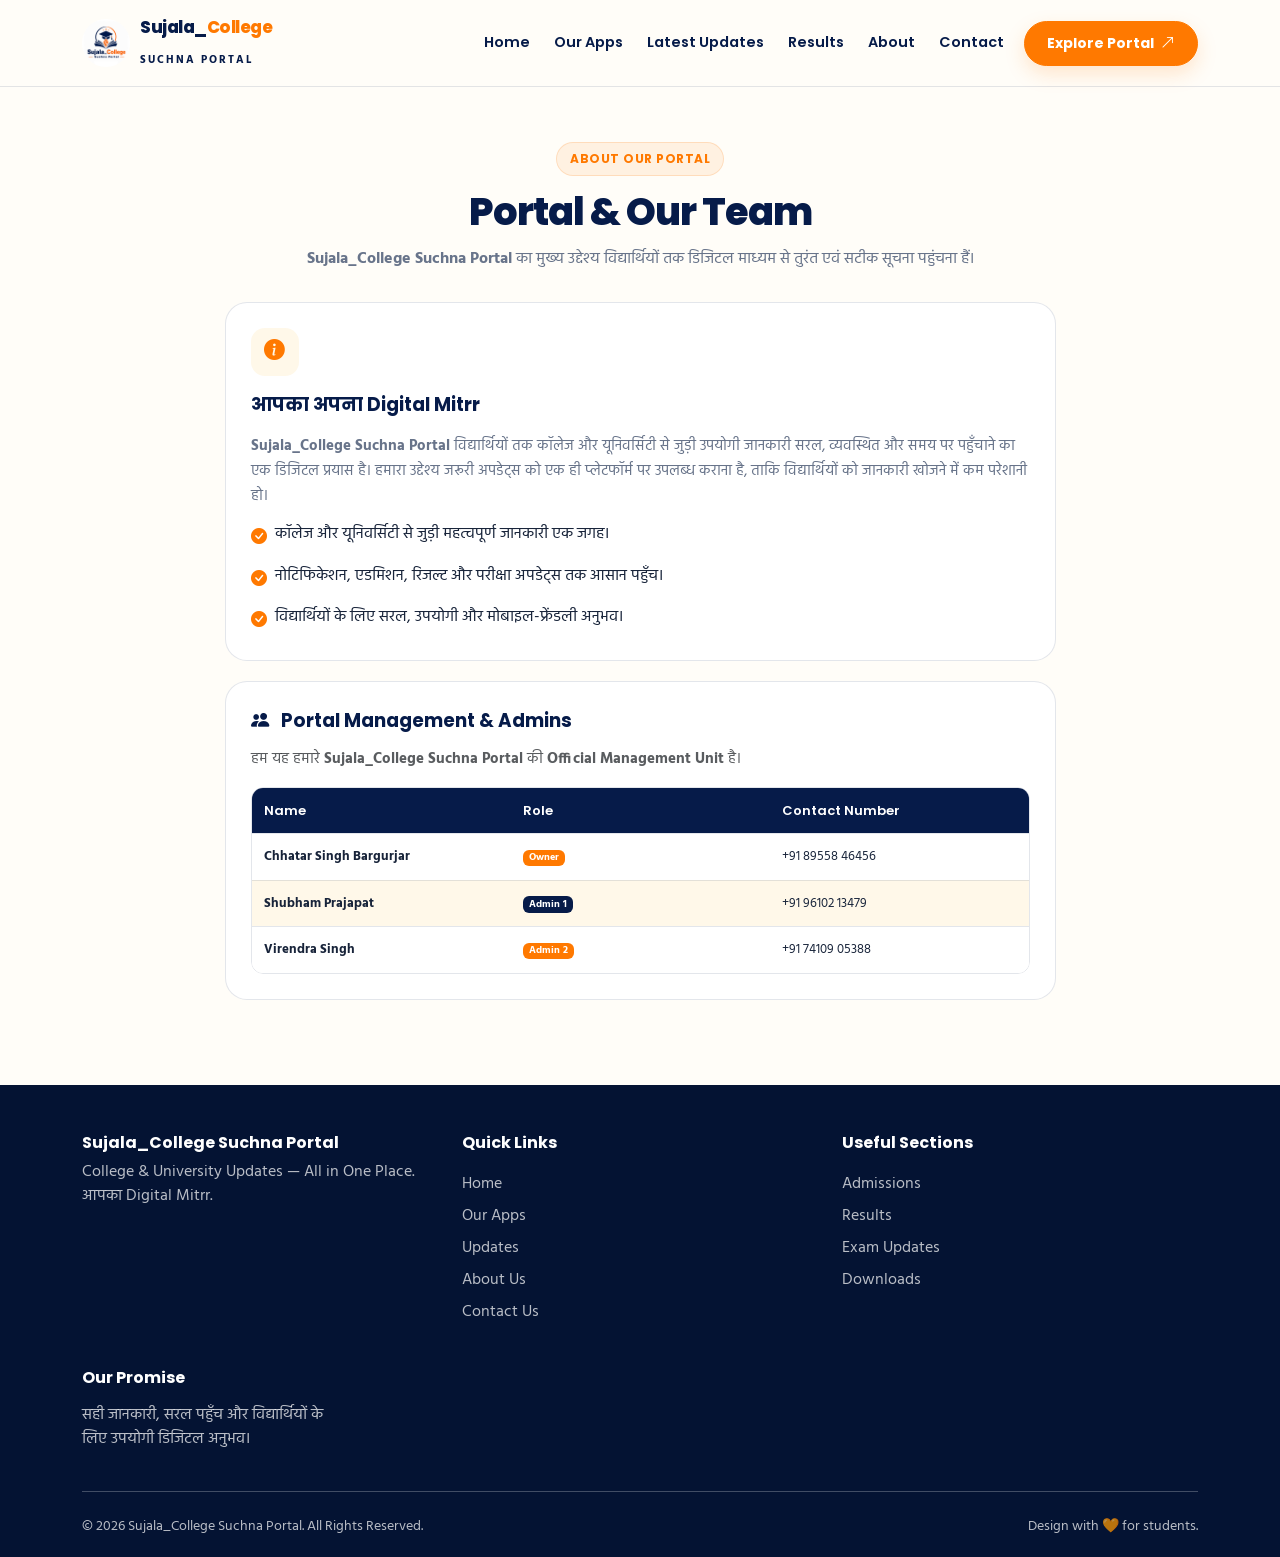
<file: about.html>
<!doctype html>
<html lang="hi">
<head>
  <meta charset="utf-8">
  <meta name="viewport" content="width=device-width, initial-scale=1">

  <title>About Us | Sujala_College Suchna Portal</title>

  <link href="https://cdn.jsdelivr.net/npm/bootstrap@5.3.8/dist/css/bootstrap.min.css" rel="stylesheet">
  <link href="https://cdn.jsdelivr.net/npm/bootstrap-icons@1.11.3/font/bootstrap-icons.min.css" rel="stylesheet">
  <link href="https://fonts.googleapis.com/css2?family=Hind:wght@400;500;600;700&family=Poppins:wght@400;500;600;700;800&display=swap" rel="stylesheet">
  <link rel="stylesheet" href="./css/style.css">

  <style>
    html, body {
      width: 100%;
      min-height: 100%;
      overflow-x: hidden;
    }

    body {
      margin: 0;
      position: relative;
    }

    /* Navbar */
    #mainNavbar {
      position: sticky;
      top: 0;
      z-index: 1000;
      width: 100%;
    }

    /* Main section */
    main.section {
      position: relative;
      width: 100%;
      height: auto !important;
      min-height: 0 !important;
      padding-top: 55px;
      padding-bottom: 65px;
      overflow: visible !important;
      z-index: 1;
    }

    main.section .container {
      position: relative;
      height: auto !important;
      min-height: 0 !important;
    }

    /* Section heading */
    .section-heading {
      margin-bottom: 30px;
      position: relative;
    }

    /* Row and column */
    main.section .row {
      height: auto !important;
      min-height: 0 !important;
    }

    main.section .col-lg-9 {
      height: auto !important;
      min-height: 0 !important;
    }

    /* Contact cards */
    .contact-card {
      position: relative !important;
      display: block !important;
      width: 100% !important;
      height: auto !important;
      min-height: 0 !important;
      max-height: none !important;
      padding: 25px !important;
      margin-bottom: 20px !important;
      overflow: visible !important;
      box-sizing: border-box !important;
      float: none !important;
      clear: both !important;
    }

    .contact-card > * {
      max-height: none;
    }

    .contact-card h3 {
      font-size: 1.15rem;
      line-height: 1.5;
      margin-bottom: 12px;
    }

    .contact-card p {
      line-height: 1.7;
      margin-bottom: 12px;
    }

    /* Feature list */
    .feature-line {
      display: flex;
      align-items: flex-start;
      gap: 8px;
      line-height: 1.7;
      margin-top: 10px;
    }

    .feature-line i {
      color: var(--orange);
      flex-shrink: 0;
      margin-top: 4px;
    }

    /* Admin table wrapper */
    .table-responsive {
      display: block !important;
      width: 100% !important;
      max-width: 100% !important;
      height: auto !important;
      overflow-x: auto !important;
      overflow-y: hidden !important;
      -webkit-overflow-scrolling: touch;
      margin-top: 15px;
      border-radius: 12px;
    }

    /* Admin table */
    .admin-table {
      width: 100% !important;
      min-width: 540px;
      height: auto !important;
      margin: 0 !important;
      border-collapse: separate !important;
      border-spacing: 0;
      table-layout: fixed;
      border: 1px solid var(--line);
      border-radius: 12px;
      overflow: hidden;
    }

    .admin-table th,
    .admin-table td {
      padding: 13px 12px !important;
      text-align: left;
      vertical-align: middle;
      font-size: 13px;
      line-height: 1.5;
      height: auto !important;
      white-space: normal;
      overflow-wrap: anywhere;
    }

    .admin-table th {
      background: var(--navy);
      color: #fff;
      font-family: "Poppins", sans-serif;
      font-weight: 600;
    }

    .admin-table tbody tr {
      height: auto !important;
      background: #fff;
    }

    .admin-table tbody tr:nth-child(even) {
      background: var(--cream);
    }

    .admin-table td {
      border-top: 1px solid var(--line);
      color: var(--ink);
    }

    /* Footer separation */
    footer {
      position: relative !important;
      display: block !important;
      width: 100% !important;
      height: auto !important;
      min-height: 0 !important;
      margin-top: 0 !important;
      clear: both !important;
      z-index: 2;
      overflow: hidden;
    }

    footer .container {
      position: relative;
      height: auto !important;
    }

    /* Back to top */
    .back-top {
      z-index: 1100;
    }

    /* ===============================
       MOBILE RESPONSIVE
    =============================== */
    @media (max-width: 767px) {
      main.section {
        padding-top: 35px;
        padding-bottom: 45px;
      }

      .section-heading {
        margin-bottom: 25px;
      }

      .section-heading h2 {
        font-size: 1.45rem;
        line-height: 1.5;
      }

      .section-heading p {
        font-size: 13px;
        padding: 0 8px;
      }

      .contact-card {
        padding: 18px !important;
        margin-bottom: 16px !important;
        border-radius: 16px;
      }

      .contact-card h3 {
        font-size: 1rem;
      }

      .contact-card p {
        font-size: 13px;
      }

      .feature-line {
        font-size: 13px;
      }

      .admin-table th,
      .admin-table td {
        padding: 11px 10px !important;
        font-size: 12px;
      }

      footer {
        margin-top: 0 !important;
      }

      footer .d-flex {
        flex-wrap: wrap;
        gap: 10px;
      }
    }

    @media (max-width: 380px) {
      .contact-card {
        padding: 15px !important;
      }

      .section-heading h2 {
        font-size: 1.3rem;
      }
    }
  </style>
</head>
<body>

  <!-- Dynamic Navbar -->
  <nav class="navbar navbar-expand-lg sticky-top" id="mainNavbar"></nav>

  <!-- Main About Section -->
  <main class="section">
    <div class="container">
      <div class="section-heading">
        <span class="eyebrow">ABOUT OUR PORTAL</span>
        <h2>Portal & Our Team</h2>
        <p><strong>Sujala_College Suchna Portal</strong>  का मुख्य उद्देश्य विद्यार्थियों तक डिजिटल माध्यम से तुरंत एवं सटीक सूचना पहुंचना हैं।</p>
      </div>

      <div class="row g-4 justify-content-center">
        <div class="col-lg-9">

          <!-- About Card -->
          <div class="contact-card">
            <div class="contact-icon">
              <i class="bi bi-info-circle-fill"></i>
            </div>
            <h3 class="mb-3">आपका अपना Digital Mitrr</h3>
            <p>
              <strong>Sujala_College Suchna Portal</strong>  विद्यार्थियों तक कॉलेज और यूनिवर्सिटी से जुड़ी उपयोगी जानकारी सरल, व्यवस्थित और समय पर पहुँचाने का एक डिजिटल प्रयास है। हमारा उद्देश्य जरूरी अपडेट्स को एक ही प्लेटफॉर्म पर उपलब्ध कराना है, ताकि विद्यार्थियों को जानकारी खोजने में कम परेशानी हो।
            </p>

            <div class="feature-line">
              <i class="bi bi-check-circle-fill"></i>
              <span>कॉलेज और यूनिवर्सिटी से जुड़ी महत्वपूर्ण जानकारी एक जगह।</span>
            </div>
            <div class="feature-line">
              <i class="bi bi-check-circle-fill"></i>
              <span>नोटिफिकेशन, एडमिशन, रिजल्ट और परीक्षा अपडेट्स तक आसान पहुँच।</span>
            </div>
            <div class="feature-line">
              <i class="bi bi-check-circle-fill"></i>
              <span>विद्यार्थियों के लिए सरल, उपयोगी और मोबाइल-फ्रेंडली अनुभव।</span>
            </div>
          </div>

          <!-- Admin Details Card -->
          <div class="contact-card">
            <h3 class="text-navy">
              <i class="bi bi-people-fill me-2 text-orange"></i> Portal Management & Admins
            </h3>
            <p class="text-muted small">हम यह हमारे  <strong>Sujala_College Suchna Portal</strong>  की  <strong>Official Management Unit</strong>  है।</p>

            <div class="table-responsive">
              <table class="admin-table">
                <thead>
                  <tr>
                    <th>Name</th>
                    <th>Role</th>
                    <th>Contact Number</th>
                  </tr>
                </thead>
                <tbody>
                  <tr>
                    <td><strong>Chhatar Singh Bargurjar</strong></td>
                    <td><span class="badge text-white" style="background:var(--orange)">Owner</span></td>
                    <td>+91 89558 46456</td>
                  </tr>
                  <tr>
                    <td><strong>Shubham Prajapat</strong></td>
                    <td><span class="badge text-white" style="background:var(--navy)">Admin 1</span></td>
                    <td>+91 96102 13479</td>
                  </tr>
                  <tr>
                    <td><strong>Virendra Singh</strong></td>
                    <td><span class="badge text-white" style="background:var(--orange)">Admin 2</span></td>
                    <td>+91 74109 05388</td>
                  </tr>
                </tbody>
              </table>
            </div>
          </div>

        </div>
      </div>
    </div>
  </main>

  <!-- Dynamic Footer -->
  <footer>
    <div class="container">
      <div class="row g-4">
        <div class="col-lg-4">
          <h5>Sujala_College Suchna Portal</h5>
          <p class="mt-2 mb-3">
            College & University Updates — All in One Place.<br>
            आपका Digital Mitrr.
          </p>
          <div class="mt-3" id="footerSocialLinks"></div>
        </div>

        <div class="col-6 col-lg-4">
          <h5>Quick Links</h5>
          <ul class="list-unstyled lh-lg mt-3" id="footerQuickLinks"></ul>
        </div>

        <div class="col-6 col-lg-4">
          <h5>Useful Sections</h5>
          <ul class="list-unstyled lh-lg mt-3" id="footerUsefulSections"></ul>
        </div>
        <div class="col-lg-3">
          <h5>Our Promise</h5>
          <p class="mt-3">सही जानकारी, सरल पहुँच और विद्यार्थियों के लिए उपयोगी डिजिटल अनुभव।</p>
        </div>
      </div>

      <hr class="border-light opacity-25 my-4">

      <div class="d-flex justify-content-between small">
        <span>© <span id="year"></span> Sujala_College Suchna Portal. All Rights Reserved.</span>
        <span>Design with  🧡  for students.</span>
      </div>
    </div>
  </footer>

  <!-- Back To Top -->
  <button class="back-top" id="backTop" aria-label="Back to top">
    <i class="bi bi-arrow-up"></i>
  </button>

  <!-- Bootstrap JS -->
  <script src="https://cdn.jsdelivr.net/npm/bootstrap@5.3.8/dist/js/bootstrap.bundle.min.js"></script>

  <script>
    // Current Year
    document.getElementById("year").textContent = new Date().getFullYear();

    // Back To Top
    const backTop = document.getElementById("backTop");
    window.addEventListener("scroll", () => {
      backTop.classList.toggle("show", window.scrollY > 450);
    });
    backTop.addEventListener("click", () => {
      window.scrollTo({ top: 0, behavior: "smooth" });
    });

    // Load Header
    async function loadHeader() {
      try {
        const res = await fetch('./data/header.json');
        if (!res.ok) throw new Error("Header file not found");
        const data = await res.json();
        document.getElementById("mainNavbar").innerHTML = `
          <div class="container">
            <a class="navbar-brand" href="index.html">
              <img src="${data.logo}" alt="Logo">
              <span>
                <span class="brand-name">${data.brandName}</span><br>
                <span class="brand-sub">${data.brandSub}</span>
              </span>
            </a>
            <button class="navbar-toggler" type="button" data-bs-toggle="collapse" data-bs-target="#mainNav" aria-controls="mainNav" aria-expanded="false" aria-label="Toggle navigation">
              <span class="navbar-toggler-icon"></span>
            </button>
            <div class="collapse navbar-collapse" id="mainNav">
              <ul class="navbar-nav ms-auto align-items-lg-center">
                ${data.navLinks.map(nav => `
                  <li class="nav-item">
                    <a class="nav-link" href="${nav.link}">${nav.title}</a>
                  </li>
                `).join("")}
                <li class="nav-item ms-lg-2 mt-2 mt-lg-0">
                  <a class="btn btn-brand btn-sm" href="index.html#apps">
                    Explore Portal <i class="bi bi-arrow-up-right ms-1"></i>
                  </a>
                </li>
              </ul>
            </div>
          </div>
        `;
      } catch (err) {
        console.error("Header load error:", err);
      }
    }

    // Load Footer
    async function loadFooter() {
      try {
        const res = await fetch('./data/footer.json');
        if (!res.ok) throw new Error("Footer file not found");
        const data = await res.json();

        document.getElementById("footerQuickLinks").innerHTML = data.quickLinks.map(item => `
          <li><a href="${item.link}">${item.title}</a></li>
        `).join("");

        document.getElementById("footerUsefulSections").innerHTML = data.usefulSections.map(item => `
          <li><a href="${item.link}">${item.title}</a></li>
        `).join("");

        if (data.socialLinks) {
          document.getElementById("footerSocialLinks").innerHTML = data.socialLinks.map(s => `
            <a class="social-link" href="${s.link}" target="_blank" rel="noopener">
              <i class="bi ${s.icon}"></i>
            </a>
          `).join("");
        }
      } catch (err) {
        console.error("Footer load error:", err);
      }
    }

    // Initialize
    loadHeader();
    loadFooter();
  </script>
</body>
</html>
</file>
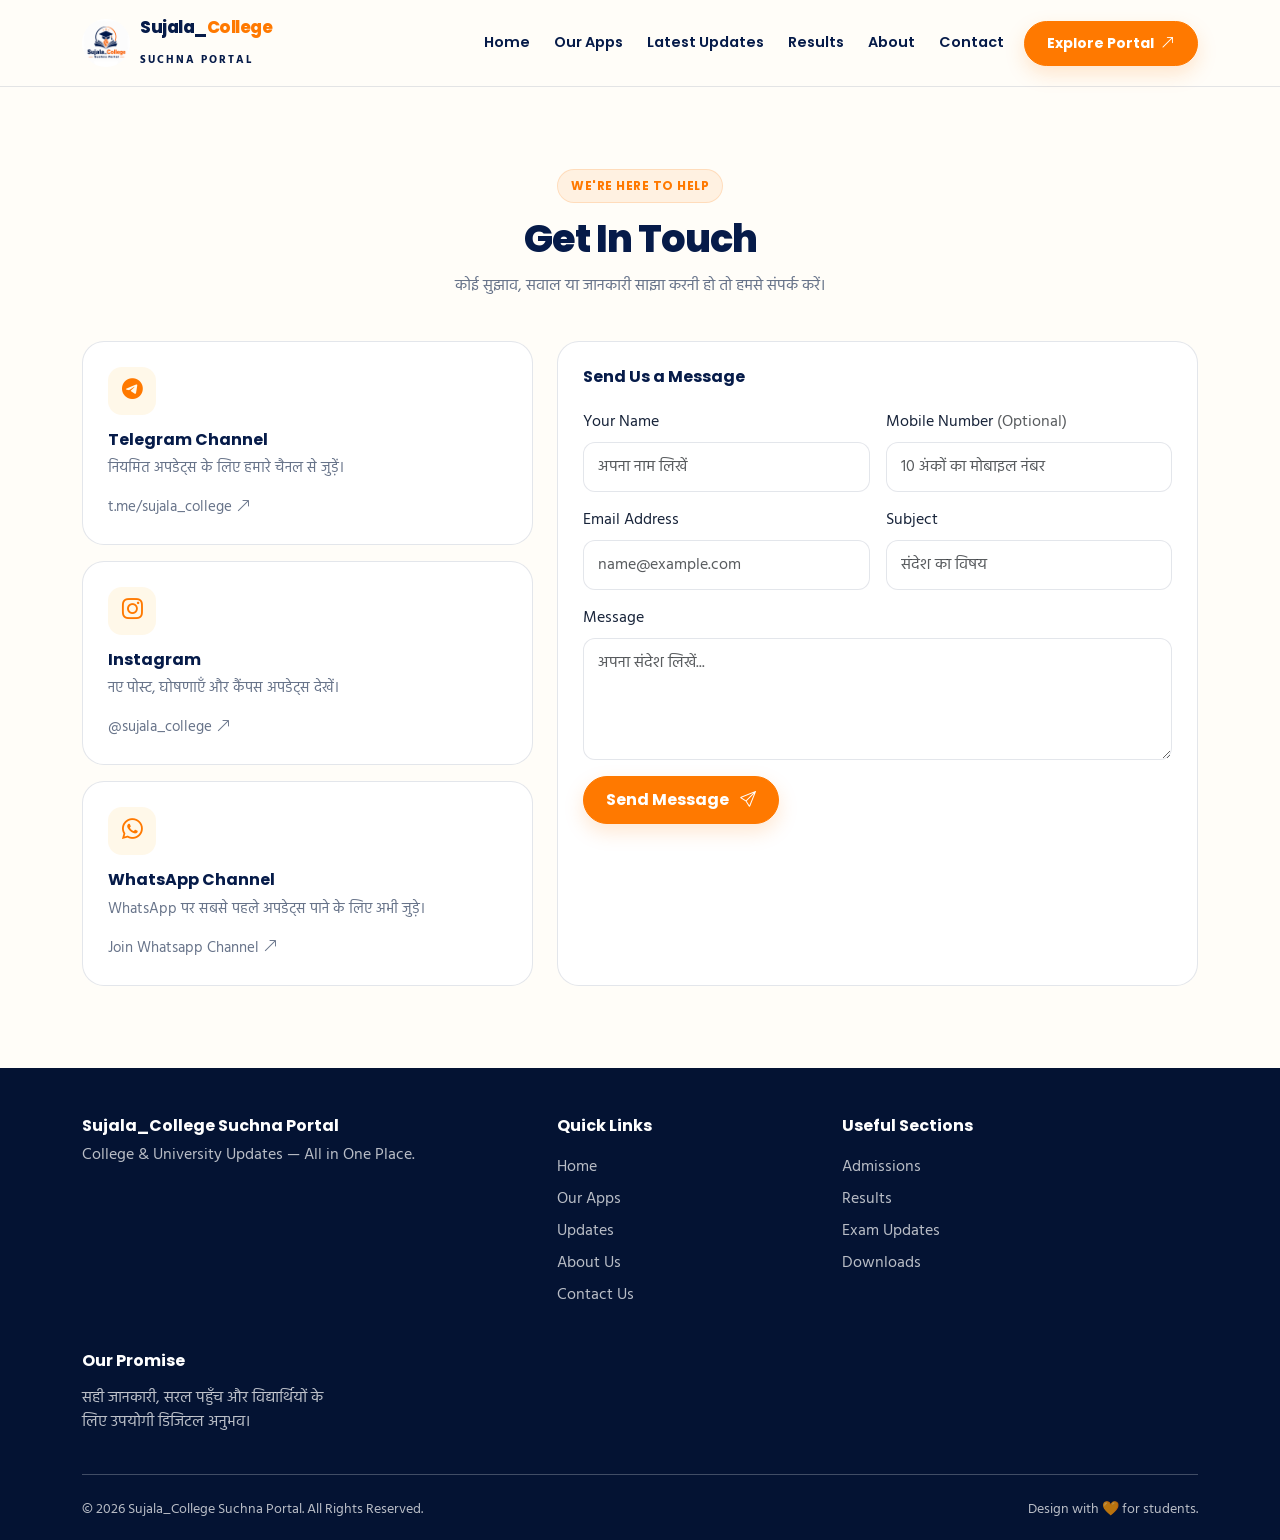
<file: contact.html>
<!doctype html>
<html lang="hi">
<head>
  <meta charset="utf-8">
  <meta name="viewport" content="width=device-width, initial-scale=1">
  <title>Contact Us | Sujala_College Suchna Portal</title>
  
  <link href="https://cdn.jsdelivr.net/npm/bootstrap@5.3.8/dist/css/bootstrap.min.css" rel="stylesheet">
  <link href="https://cdn.jsdelivr.net/npm/bootstrap-icons@1.11.3/font/bootstrap-icons.min.css" rel="stylesheet">
  <link href="https://fonts.googleapis.com/css2?family=Hind:wght@400;500;600;700&family=Poppins:wght@400;500;600;700;800&display=swap" rel="stylesheet">
  <link rel="stylesheet" href="./css/style.css">
</head>
<body>

  <!-- Dynamic Navbar -->
  <nav class="navbar navbar-expand-lg sticky-top" id="mainNavbar">
    <!-- header.json se load hoga -->
  </nav>

  <main class="section">
    <div class="container">
      <div class="section-heading">
        <span class="eyebrow">WE'RE HERE TO HELP</span>
        <h2>Get In Touch</h2>
        <p>कोई सुझाव, सवाल या जानकारी साझा करनी हो तो हमसे संपर्क करें।</p>
      </div>

      <div class="row g-4">
        <!-- Social Channels -->
        <div class="col-lg-5">
          <div class="row g-3">
            <div class="col-12">
              <div class="contact-card">
                <div class="contact-icon"><i class="bi bi-telegram"></i></div>
                <h3>Telegram Channel</h3>
                <p>नियमित अपडेट्स के लिए हमारे चैनल से जुड़ें।</p>
                <a href="https://t.me/sujala_college" target="_blank" rel="noopener">t.me/sujala_college <i class="bi bi-arrow-up-right"></i></a>
              </div>
            </div>
            <div class="col-12">
              <div class="contact-card">
                <div class="contact-icon"><i class="bi bi-instagram"></i></div>
                <h3>Instagram</h3>
                <p>नए पोस्ट, घोषणाएँ और कैंपस अपडेट्स देखें।</p>
                <a href="https://www.instagram.com/sujala_college/" target="_blank" rel="noopener">@sujala_college <i class="bi bi-arrow-up-right"></i></a>
              </div>
            </div>
            <div class="col-12">
              <div class="contact-card">
                <div class="contact-icon"><i class="bi bi-whatsapp"></i></div>
                <h3>WhatsApp Channel</h3>
                <p>WhatsApp पर सबसे पहले अपडेट्स पाने के लिए अभी जुड़े।</p>
                <a href="https://whatsapp.com/channel/0029Va3g5z19RZAfcCguPs15" target="_blank" rel="noopener">Join Whatsapp Channel <i class="bi bi-arrow-up-right"></i></a>
              </div>
            </div>
          </div>
        </div>

        <!-- Active Contact Form -->
        <div class="col-lg-7">
          <div class="contact-card">
            <h3 class="mb-4">Send Us a Message</h3>
            <form id="contactForm">
              <div class="row g-3">
                <div class="col-md-6">
                  <label class="form-label" for="name">Your Name</label>
                  <input class="form-control" id="name" name="name" placeholder="अपना नाम लिखें" required>
                </div>
                <div class="col-md-6">
                  <label class="form-label" for="mobile">Mobile Number <span class="text-muted">(Optional)</span></label>
                  <input class="form-control" type="tel" id="mobile" name="mobile" placeholder="10 अंकों का मोबाइल नंबर" inputmode="numeric" pattern="[6-9][0-9]{9}" maxlength="10" title="कृपया सही 10 अंकों का भारतीय मोबाइल नंबर दर्ज करें">
                </div>
                <div class="col-md-6">
                  <label class="form-label" for="email">Email Address</label>
                  <input class="form-control" type="email" id="email" name="email" placeholder="name@example.com" required>
                </div>
                <div class="col-6">
                  <label class="form-label" for="subject">Subject</label>
                  <input class="form-control" id="subject" name="subject" placeholder="संदेश का विषय" required>
                </div>
                <div class="col-12">
                  <label class="form-label" for="message">Message</label>
                  <textarea class="form-control" id="message" name="message" rows="4" placeholder="अपना संदेश लिखें..." required></textarea>
                </div>
                <div class="visually-hidden" aria-hidden="true">
                  <input id="website" name="website" tabindex="-1" autocomplete="off">
                </div>
                <div class="col-12">
                  <button class="btn btn-brand" id="contactSubmit" type="submit">Send Message <i class="bi bi-send ms-2"></i></button>
                  <div class="alert mt-3 mb-0 d-none" id="contactStatus" role="status"></div>
                </div>
              </div>
            </form>
          </div>
        </div>
      </div>
    </div>
  </main>

  <!-- Dynamic Footer -->
  <footer>
    <div class="container">
      <div class="row g-4">
        <div class="col-lg-5">
          <h5>Sujala_College Suchna Portal</h5>
          <p class="mt-2 mb-3">College & University Updates — All in One Place.</p>
        </div>
        <div class="col-6 col-lg-3">
          <h5>Quick Links</h5>
          <ul class="list-unstyled lh-lg mt-3" id="footerQuickLinks"></ul>
        </div>
        <div class="col-6 col-lg-4">
          <h5>Useful Sections</h5>
          <ul class="list-unstyled lh-lg mt-3" id="footerUsefulSections"></ul>
        </div>
        <div class="col-lg-3">
          <h5>Our Promise</h5>
          <p class="mt-3">सही जानकारी, सरल पहुँच और विद्यार्थियों के लिए उपयोगी डिजिटल अनुभव।</p>
        </div>
      </div>
      <hr class="border-light opacity-25 my-4">
      <div class="d-flex justify-content-between small">
        <span>© <span id="year"></span> Sujala_College Suchna Portal. All Rights Reserved.
        </span>
        <span>Design with 🧡 for students.</span>
      </div>
    </div>
  </footer>

  <script src="https://cdn.jsdelivr.net/npm/bootstrap@5.3.8/dist/js/bootstrap.bundle.min.js"></script>
  <script>
    document.getElementById("year").textContent = new Date().getFullYear();

    // 1. Load Header from header.json
    async function loadHeader() {
      try {
        const res = await fetch('./data/header.json');
        const data = await res.json();
        document.getElementById("mainNavbar").innerHTML = `
          <div class="container">
            <a class="navbar-brand" href="index.html">
              <img src="${data.logo}" alt="Logo">
              <span><span class="brand-name">${data.brandName}</span><br><span class="brand-sub">${data.brandSub}</span></span>
            </a>
            <button class="navbar-toggler" type="button" data-bs-toggle="collapse" data-bs-target="#mainNav">
              <span class="navbar-toggler-icon"></span>
            </button>
            <div class="collapse navbar-collapse" id="mainNav">
              <ul class="navbar-nav ms-auto align-items-lg-center">
                ${data.navLinks.map(nav => `<li class="nav-item"><a class="nav-link" href="${nav.link}">${nav.title}</a></li>`).join("")}
                <li class="nav-item ms-lg-2 mt-2 mt-lg-0"><a class="btn btn-brand btn-sm" href="index.html#apps">Explore Portal <i class="bi bi-arrow-up-right ms-1"></i></a></li>
              </ul>
            </div>
          </div>
        `;
      } catch (err) { console.error("Header load error"); }
    }

    // 2. Load Footer from footer.json
    async function loadFooter() {
      try {
        const res = await fetch('./data/footer.json');
        const data = await res.json();
        document.getElementById("footerQuickLinks").innerHTML = data.quickLinks
          .map(item => `<li><a href="${item.link}">${item.title}</a></li>`).join("");
        document.getElementById("footerUsefulSections").innerHTML = data.usefulSections
          .map(item => `<li><a href="${item.link}">${item.title}</a></li>`).join("");
      } catch (err) { console.error("Footer load error"); }
    }

    // 3. Contact Form Handler (Google Apps Script)
    const GOOGLE_SCRIPT_URL = "https://script.google.com/macros/s/AKfycbxy3F2xMfxgqmjaIIxso9d_AslNfRZ3GTiXXfgSAB1W66yYWjw2go1Ry9EmnjXMbh1h0A/exec";
    const contactForm = document.getElementById("contactForm");
    const contactStatus = document.getElementById("contactStatus");
    const contactSubmit = document.getElementById("contactSubmit");

    contactForm.addEventListener("submit", async function (event) {
      event.preventDefault();
      if (document.getElementById("website").value.trim() !== "") return;
      
      if (!GOOGLE_SCRIPT_URL.startsWith("https://script.google.com/macros/s/")) {
        contactStatus.className = "alert alert-warning mt-3 mb-0 d-block";
        contactStatus.textContent = "Please set Google Apps Script URL first.";
        return;
      }

      contactSubmit.disabled = true;
      contactSubmit.innerHTML = 'Sending...';
      
      const payload = new URLSearchParams({
        name: document.getElementById("name").value.trim(),
        mobile: document.getElementById("mobile").value.trim(),
        email: document.getElementById("email").value.trim(),
        subject: document.getElementById("subject").value.trim(),
        message: document.getElementById("message").value.trim(),
        website: document.getElementById("website").value.trim()
      });

      try {
        await fetch(GOOGLE_SCRIPT_URL, { method: "POST", mode: "no-cors", body: payload });
        contactStatus.className = "alert alert-success mt-3 mb-0 d-block";
        contactStatus.textContent = "आपका संदेश सफलतापूर्वक भेज दिया गया है।";
        contactForm.reset();
      } catch (error) {
        contactStatus.className = "alert alert-danger mt-3 mb-0 d-block";
        contactStatus.textContent = "संदेश भेजने में समस्या आई। कृपया पुनः प्रयास करें।";
      } finally {
        contactSubmit.disabled = false;
        contactSubmit.innerHTML = 'Send Message <i class="bi bi-send ms-2"></i>';
      }
    });

    loadHeader();
    loadFooter();
  </script>
</body>
</html>
</file>
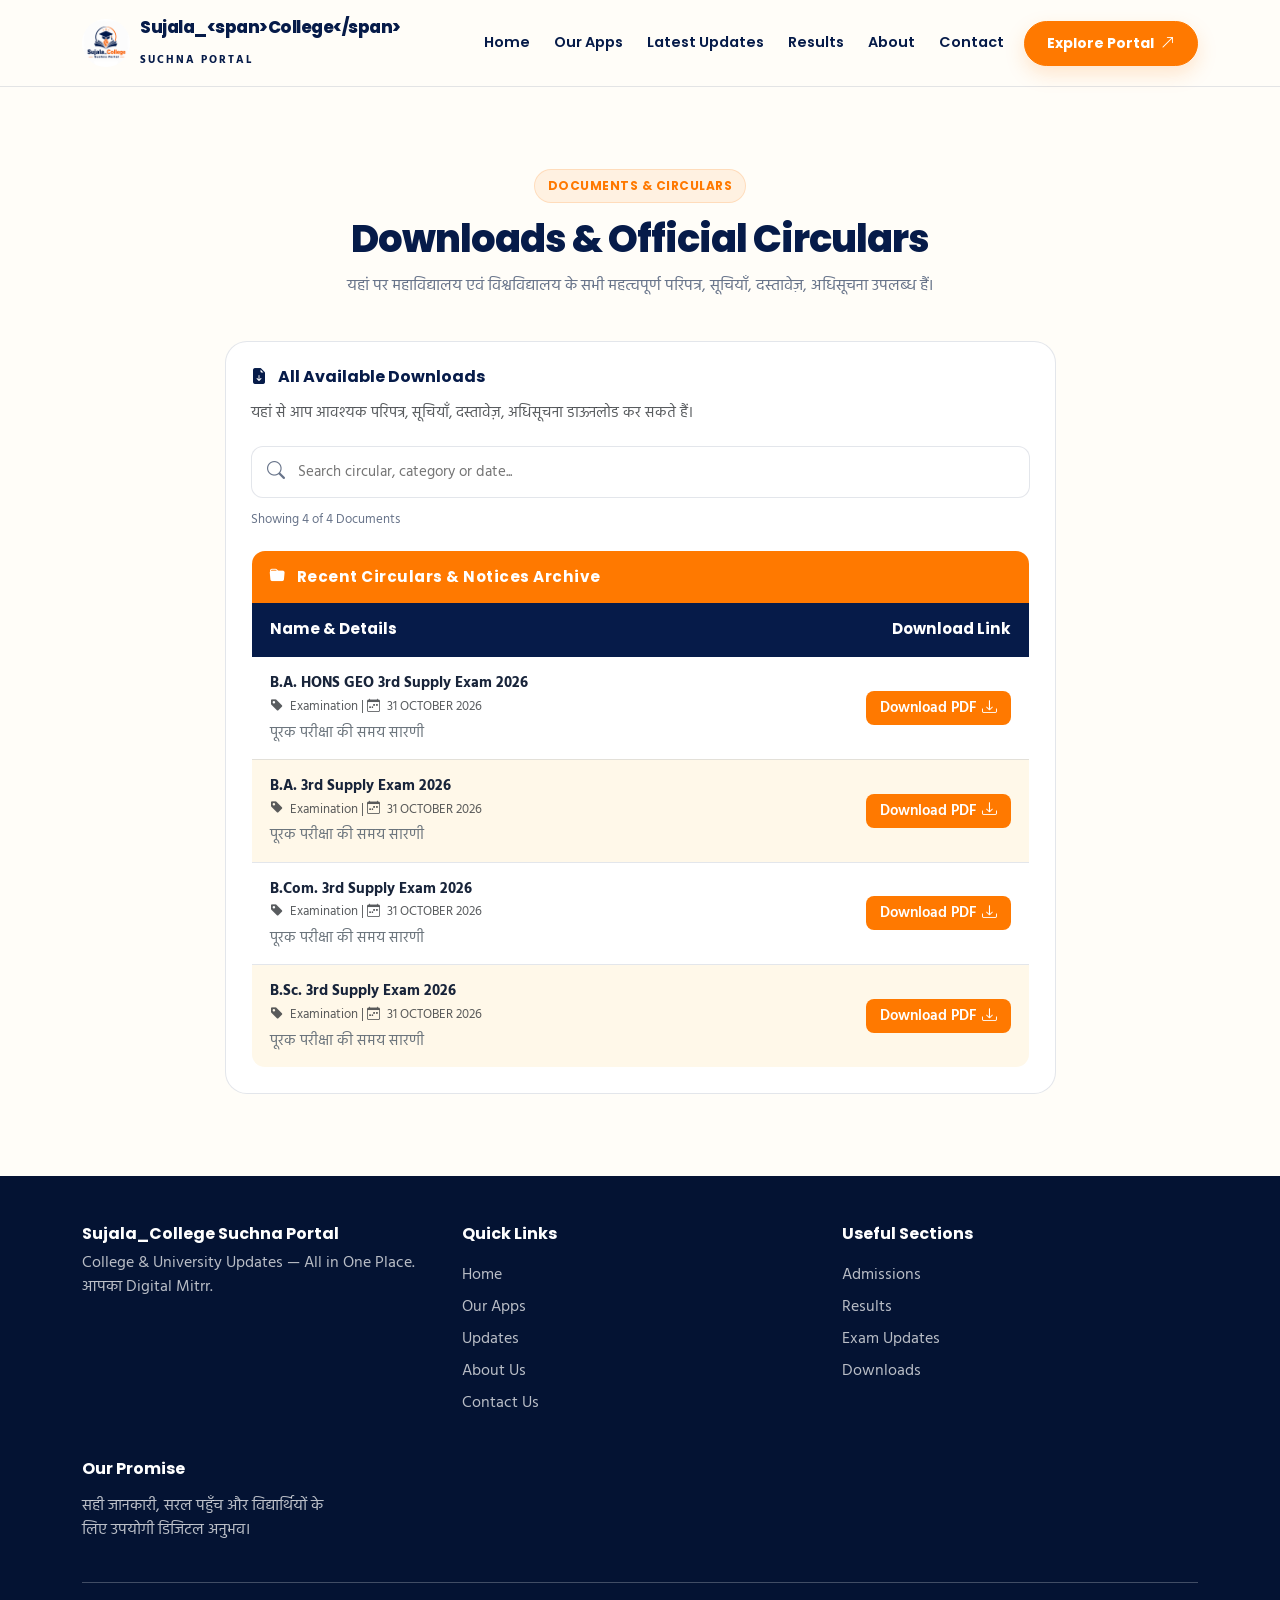
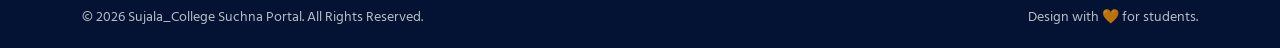
<file: download-circular.html>
<!doctype html>
<html lang="hi">
<head>
  <meta charset="utf-8">
  <meta name="viewport" content="width=device-width, initial-scale=1">
  <title>Downloads & Circulars | Sujala_College Suchna Portal</title>

  <!-- Bootstrap CSS -->
  <link href="https://cdn.jsdelivr.net/npm/bootstrap@5.3.8/dist/css/bootstrap.min.css" rel="stylesheet">

  <!-- Bootstrap Icons -->
  <link href="https://cdn.jsdelivr.net/npm/bootstrap-icons@1.11.3/font/bootstrap-icons.min.css" rel="stylesheet">

  <!-- Google Fonts -->
  <link href="https://fonts.googleapis.com/css2?family=Hind:wght@400;500;600;700&family=Poppins:wght@400;500;600;700;800&display=swap" rel="stylesheet">

  <!-- Main CSS -->
  <link rel="stylesheet" href="css/style.css">

  <style>
    /* =================================
       DOWNLOAD TABLE
    ================================= */
    .download-table {
      width: 100% !important;
      border-collapse: collapse;
      border-radius: 14px;
      overflow: hidden;
      border: 1px solid var(--line);
      margin-top: 20px;
    }

    .download-table th,
    .download-table td {
      padding: 15px 18px;
      font-size: 0.95rem;
    }

    .download-today-header {
      background-color: var(--orange);
      color: #fff;
      font-family: "Poppins", sans-serif;
      font-weight: 700;
      text-align: left;
      font-size: 1.1rem;
      letter-spacing: 0.5px;
    }

    .download-sub-header {
      background-color: var(--navy);
      color: #fff;
      font-family: "Poppins", sans-serif;
      font-weight: 600;
    }

    .download-table tbody tr {
      background-color: #fff;
      transition: background-color 0.2s;
    }

    .download-table tbody tr:nth-child(even) {
      background-color: var(--cream);
    }

    .download-table tbody tr:hover {
      background-color: rgba(255, 121, 0, 0.05);
    }

    .download-table td {
      border-top: 1px solid var(--line);
      color: var(--ink);
      vertical-align: middle;
    }

    /* =================================
       DOWNLOAD BUTTON
    ================================= */
    .download-btn {
      background: var(--orange);
      color: #ffffff !important;
      padding: 6px 14px;
      border-radius: 8px;
      font-weight: 600;
      font-size: 0.85rem;
      display: inline-flex;
      align-items: center;
      gap: 6px;
      text-decoration: none;
      white-space: nowrap;
      transition: all 0.25s ease;
    }

    .download-btn:hover,
    .download-btn:focus {
      background: var(--navy);
      color: #ffffff !important;
    }

    /* =================================
       SEARCH BAR
    ================================= */
    .download-search-box {
      position: relative;
      margin: 22px 0 12px;
    }

    .download-search-box i {
      position: absolute;
      left: 16px;
      top: 50%;
      transform: translateY(-50%);
      color: var(--muted);
      font-size: 18px;
      pointer-events: none;
    }

    .download-search-input {
      width: 100%;
      height: 52px;
      padding: 10px 45px 10px 46px;
      border: 1px solid var(--line);
      border-radius: 12px;
      outline: none;
      background: #fff;
      color: var(--ink);
      font-family: "Hind", sans-serif;
      font-size: 15px;
      transition: all 0.25s ease;
    }

    .download-search-input:focus {
      border-color: var(--orange);
      box-shadow: 0 0 0 3px rgba(255, 121, 0, 0.10);
    }

    /* =================================
       DOWNLOAD COUNT INFORMATION
    ================================= */
    .download-info {
      color: var(--muted);
      font-size: 13px;
      margin-top: 12px;
    }

    /* =================================
       SHOW MORE BUTTON
    ================================= */
    .show-more-btn {
      background: var(--orange);
      color: #fff;
      border: 1px solid var(--orange);
      padding: 10px 25px;
      border-radius: 9px;
      font-weight: 600;
      transition: all 0.25s ease;
    }

    .show-more-btn:hover {
      background: var(--navy);
      border-color: var(--navy);
      color: #fff;
    }

    /* =================================
       NO RESULTS
    ================================= */
    .download-no-results {
      padding: 35px 15px !important;
      text-align: center;
      color: var(--muted) !important;
    }

    .download-no-results i {
      display: block;
      font-size: 32px;
      margin-bottom: 10px;
      color: var(--orange);
    }

    /* =================================
       MOBILE RESPONSIVE
    ================================= */
    @media (max-width: 576px) {
      .download-table th,
      .download-table td {
        padding: 12px 10px;
        font-size: 0.83rem;
      }

      .download-today-header {
        font-size: 1rem;
      }

      .download-btn {
        padding: 7px 10px;
        font-size: 0.75rem;
      }

      .download-search-input {
        height: 48px;
        font-size: 14px;
      }
    }
  </style>
</head>

<body>

  <!-- =================================
       DYNAMIC NAVBAR
  ================================= -->
  <nav class="navbar navbar-expand-lg sticky-top" id="mainNavbar">
    <!-- header.json se load hoga -->
  </nav>

  <!-- =================================
       MAIN SECTION
  ================================= -->
  <main class="section">
    <div class="container">

      <!-- PAGE HEADING -->
      <div class="section-heading">
        <span class="eyebrow">DOCUMENTS & CIRCULARS</span>
        <h2>Downloads & Official Circulars</h2>
        <p>
          यहां पर महाविद्यालय एवं विश्वविद्यालय के सभी महत्वपूर्ण परिपत्र, सूचियाँ, दस्तावेज़, अधिसूचना उपलब्ध हैं।
        </p>
      </div>

      <div class="row g-4 justify-content-center">
        <div class="col-lg-9">
          <div class="contact-card">

            <h3 class="mb-3 text-navy">
              <i class="bi bi-file-earmark-arrow-down-fill me-2 text-orange"></i>
              All Available Downloads
            </h3>

            <p class="text-muted small">
              यहां से आप आवश्यक परिपत्र, सूचियाँ, दस्तावेज़, अधिसूचना डाऊनलोड कर सकते हैं।
            </p>

            <!-- =================================
                 SEARCH BAR
            ================================= -->
            <div class="download-search-box">
              <i class="bi bi-search"></i>
              <input
                type="text"
                id="downloadSearch"
                class="download-search-input"
                placeholder="Search circular, category or date..."
                autocomplete="off"
                aria-label="Search downloads and circulars">
            </div>

            <!-- =================================
                 DOWNLOAD COUNT INFO
            ================================= -->
            <div class="download-info" id="downloadInfo" aria-live="polite">
              Documents load ho rahe hain...
            </div>

            <!-- =================================
                 DOWNLOAD TABLE
            ================================= -->
            <div class="table-responsive">
              <table class="download-table">
                <thead>
                  <tr>
                    <th colspan="2" class="download-today-header">
                      <i class="bi bi-folder-fill me-2"></i>
                      Recent Circulars & Notices Archive
                    </th>
                  </tr>
                  <tr class="download-sub-header">
                    <th style="width: 65%;">
                      Name & Details
                    </th>
                    <th style="width: 35%; text-align: right;">
                      Download Link
                    </th>
                  </tr>
                </thead>
                <tbody id="downloadsTableBody">
                  <tr>
                    <td colspan="2" class="text-center text-muted py-4">
                      Loading documents...
                    </td>
                  </tr>
                </tbody>
              </table>
            </div>

            <!-- =================================
                 SHOW MORE BUTTON
            ================================= -->
            <div class="text-center mt-4" id="showMoreWrapper" hidden>
              <button type="button" class="show-more-btn" id="showMoreBtn">
                Show More
                <i class="bi bi-chevron-down ms-1"></i>
              </button>
            </div>

          </div>
        </div>
      </div>

    </div>
  </main>

  <!-- =================================
       DYNAMIC FOOTER
  ================================= -->
  <footer>
    <div class="container">
      <div class="row g-4">

        <div class="col-lg-4">
          <h5>Sujala_College Suchna Portal</h5>
          <p class="mt-2 mb-3">
            College & University Updates — All in One Place.<br>
            आपका Digital Mitrr.
          </p>
          <div class="mt-3" id="footerSocialLinks"></div>
        </div>

        <div class="col-6 col-lg-4">
          <h5>Quick Links</h5>
          <ul class="list-unstyled lh-lg mt-3" id="footerQuickLinks"></ul>
        </div>

        <div class="col-6 col-lg-4">
          <h5>Useful Sections</h5>
          <ul class="list-unstyled lh-lg mt-3" id="footerUsefulSections"></ul>
        </div>
        <div class="col-lg-3">
          <h5>Our Promise</h5>
          <p class="mt-3">सही जानकारी, सरल पहुँच और विद्यार्थियों के लिए उपयोगी डिजिटल अनुभव।</p>
        </div>
      </div>

      <hr class="border-light opacity-25 my-4">

      <div class="d-flex justify-content-between small">
        <span>
          © <span id="year"></span> Sujala_College Suchna Portal. All Rights Reserved.
        </span>
        <span>
          Design with 🧡 for students.
        </span>
      </div>
    </div>
  </footer>

  <!-- =================================
       BACK TO TOP
  ================================= -->
  <button class="back-top" id="backTop" aria-label="Back to top">
    <i class="bi bi-arrow-up"></i>
  </button>

  <!-- BOOTSTRAP JS -->
  <script src="https://cdn.jsdelivr.net/npm/bootstrap@5.3.8/dist/js/bootstrap.bundle.min.js"></script>

  <!-- =================================
       PAGE JAVASCRIPT
  ================================= -->
  <script>
    // =================================
    // BASIC SETTINGS
    // =================================
    document.getElementById("year").textContent = new Date().getFullYear();

    const ITEMS_PER_PAGE = 25;
    let allDownloads = [];
    let filteredDownloads = [];
    let visibleCount = ITEMS_PER_PAGE;

    // =================================
    // BACK TO TOP
    // =================================
    const backTop = document.getElementById("backTop");

    window.addEventListener("scroll", () => {
      backTop.classList.toggle("show", window.scrollY > 450);
    });

    backTop.addEventListener("click", () => {
      window.scrollTo({
        top: 0,
        behavior: "smooth"
      });
    });

    // =================================
    // LOAD HEADER
    // =================================
    async function loadHeader() {
      try {
        const res = await fetch('data/header.json');
        if (!res.ok) throw new Error("Header not found");
        const data = await res.json();

        document.getElementById("mainNavbar").innerHTML = `
          <div class="container">
            <a class="navbar-brand" href="index.html">
              <img src="${escapeHTML(data.logo)}" alt="Logo">
              <span>
                <span class="brand-name">${escapeHTML(data.brandName)}</span><br>
                <span class="brand-sub">${escapeHTML(data.brandSub)}</span>
              </span>
            </a>

            <button
              class="navbar-toggler"
              type="button"
              data-bs-toggle="collapse"
              data-bs-target="#mainNav"
              aria-controls="mainNav"
              aria-expanded="false"
              aria-label="Toggle navigation">
              <span class="navbar-toggler-icon"></span>
            </button>

            <div class="collapse navbar-collapse" id="mainNav">
              <ul class="navbar-nav ms-auto align-items-lg-center">
                ${data.navLinks.map(nav => `
                  <li class="nav-item">
                    <a class="nav-link" href="${escapeHTML(nav.link)}">
                      ${escapeHTML(nav.title)}
                    </a>
                  </li>
                `).join("")}

                <li class="nav-item ms-lg-2 mt-2 mt-lg-0">
                  <a class="btn btn-brand btn-sm" href="index.html#apps">
                    Explore Portal
                    <i class="bi bi-arrow-up-right ms-1"></i>
                  </a>
                </li>
              </ul>
            </div>
          </div>
        `;
      } catch (err) {
        console.error("Header load error:", err);
      }
    }

    // =================================
    // LOAD FOOTER
    // =================================
    async function loadFooter() {
      try {
        const res = await fetch('data/footer.json');
        if (!res.ok) throw new Error("Footer not found");
        const data = await res.json();

        // QUICK LINKS
        document.getElementById("footerQuickLinks").innerHTML =
          data.quickLinks.map(item => `
            <li>
              <a href="${escapeHTML(item.link)}">
                ${escapeHTML(item.title)}
              </a>
            </li>
          `).join("");

        // USEFUL SECTIONS
        document.getElementById("footerUsefulSections").innerHTML =
          data.usefulSections.map(item => `
            <li>
              <a href="${escapeHTML(item.link)}">
                ${escapeHTML(item.title)}
              </a>
            </li>
          `).join("");

        // SOCIAL LINKS
        if (data.socialLinks) {
          document.getElementById("footerSocialLinks").innerHTML =
            data.socialLinks.map(s => `
              <a
                class="social-link"
                href="${escapeHTML(s.link)}"
                target="_blank"
                rel="noopener noreferrer">
                <i class="bi ${escapeHTML(s.icon)}"></i>
              </a>
            `).join("");
        }
      } catch (err) {
        console.error("Footer load error:", err);
      }
    }

    // =================================
    // SAFE HTML TEXT
    // =================================
    function escapeHTML(value) {
      return String(value ?? "").replace(/[&<>"']/g, character => {
        const entities = {
          "&": "&amp;",
          "<": "&lt;",
          ">": "&gt;",
          '"': "&quot;",
          "'": "&#039;"
        };
        return entities[character];
      });
    }

    // =================================
    // LOAD DOWNLOADS DATA FROM JSON
    // =================================
    async function loadDownloads() {
      const tbody = document.getElementById("downloadsTableBody");
      const downloadInfo = document.getElementById("downloadInfo");

      try {
        const res = await fetch('data/download-circular.json');
        if (!res.ok) throw new Error("Downloads JSON not found");
        const items = await res.json();

        if (!Array.isArray(items)) throw new Error("Invalid downloads JSON format");

        // STORE DATA
        allDownloads = items;
        filteredDownloads = [...allDownloads];
        visibleCount = ITEMS_PER_PAGE;

        // DISPLAY DATA
        renderDownloads();
      } catch (err) {
        console.error("Downloads load error:", err);
        tbody.innerHTML = `
          <tr>
            <td colspan="2" class="text-center text-danger py-4">
              Data load karne mein samasya aayi.
            </td>
          </tr>
        `;
        downloadInfo.textContent = "Documents load nahi ho sake.";
        document.getElementById("showMoreWrapper").hidden = true;
      }
    }

    // =================================
    // RENDER DOWNLOADS
    // =================================
    function renderDownloads() {
      const tbody = document.getElementById("downloadsTableBody");
      const showMoreWrapper = document.getElementById("showMoreWrapper");
      const downloadInfo = document.getElementById("downloadInfo");

      const totalItems = filteredDownloads.length;
      const visibleItems = filteredDownloads.slice(0, visibleCount);

      // UPDATE DOCUMENT COUNT
      if (downloadInfo) {
        downloadInfo.textContent = `Showing ${visibleItems.length} of ${totalItems} Documents`;
      }

      // NO RESULTS FOUND
      if (totalItems === 0) {
        tbody.innerHTML = `
          <tr>
            <td colspan="2" class="download-no-results">
              <i class="bi bi-search"></i>
              कोई Circular या Document नहीं मिला।
              <br>
              कृपया किसी दूसरे नाम या विषय से खोजें।
            </td>
          </tr>
        `;
        downloadInfo.textContent = "0 Documents Found";
        showMoreWrapper.hidden = true;
        return;
      }

      // GENERATE TABLE ROWS
      tbody.innerHTML = visibleItems.map(item => `
        <tr>
          <td>
            <strong>${escapeHTML(item.title)}</strong>
            <br>
            <small class="text-muted">
              <i class="bi bi-tag-fill text-orange me-1"></i>
              ${escapeHTML(item.category)} |
              <i class="bi bi-calendar-week me-1"></i>
              ${escapeHTML(item.date)}
            </small>

            ${item.description ? `
              <p class="small text-secondary mb-0 mt-1">
                ${escapeHTML(item.description)}
              </p>
            ` : ''}
          </td>

          <td class="text-end">
            <a
              href="${escapeHTML(item.fileUrl)}"
              target="_blank"
              rel="noopener noreferrer"
              class="download-btn">
              Download PDF <i class="bi bi-download"></i>
            </a>
          </td>
        </tr>
      `).join("");

      // SHOW MORE BUTTON CONTROL
      showMoreWrapper.hidden = visibleCount >= totalItems;
    }

    // =================================
    // SEARCH DOWNLOADS
    // =================================
    const downloadSearch = document.getElementById("downloadSearch");

    downloadSearch.addEventListener("input", () => {
      const query = downloadSearch.value.trim().toLowerCase();

      filteredDownloads = allDownloads.filter(item => {
        const title = String(item.title || "").toLowerCase();
        const category = String(item.category || "").toLowerCase();
        const date = String(item.date || "").toLowerCase();
        const description = String(item.description || "").toLowerCase();

        return (
          title.includes(query) ||
          category.includes(query) ||
          date.includes(query) ||
          description.includes(query)
        );
      });

      // RESET VISIBLE COUNT
      visibleCount = ITEMS_PER_PAGE;

      // UPDATE RESULTS
      renderDownloads();
    });

    // =================================
    // SHOW MORE
    // =================================
    document.getElementById("showMoreBtn").addEventListener("click", () => {
      visibleCount = filteredDownloads.length;
      renderDownloads();
    });

    // =================================
    // INITIALIZE PAGE
    // =================================
    loadHeader();
    loadFooter();
    loadDownloads();
  </script>

</body>
</html>
</file>
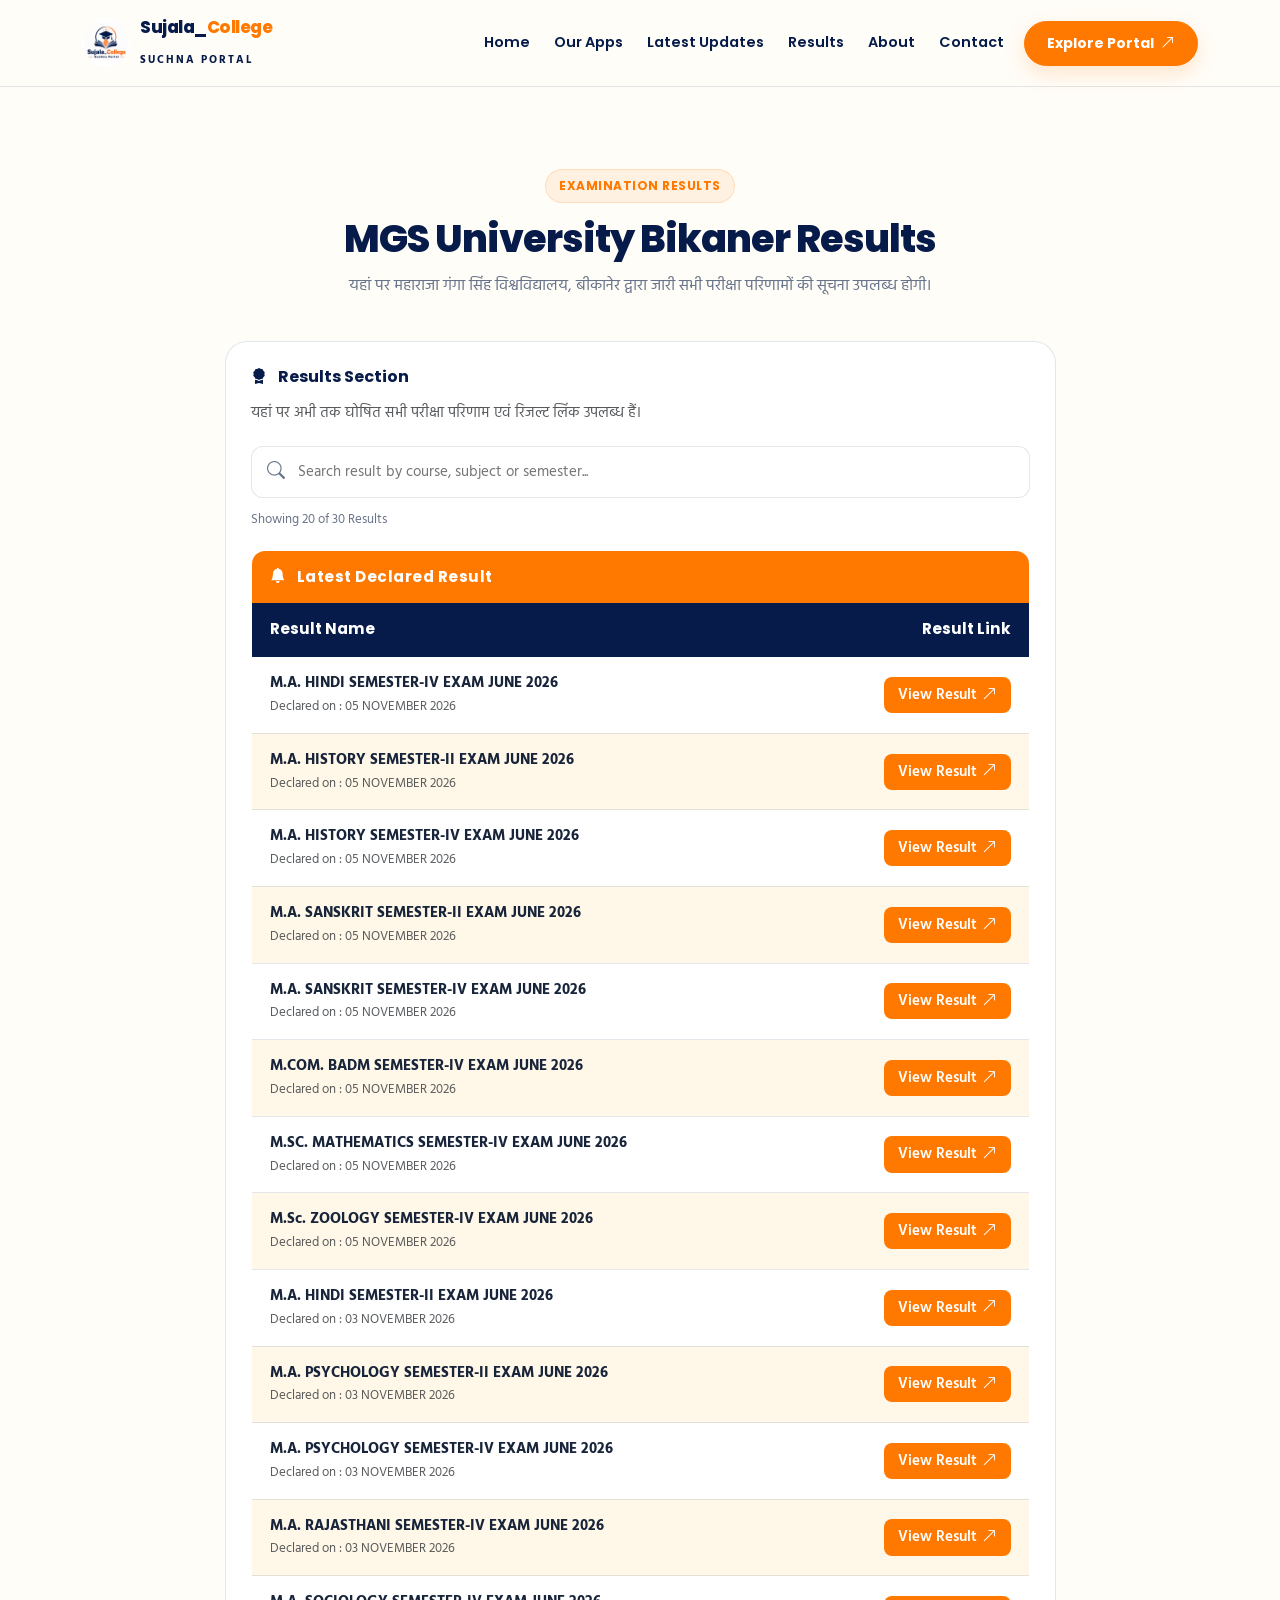
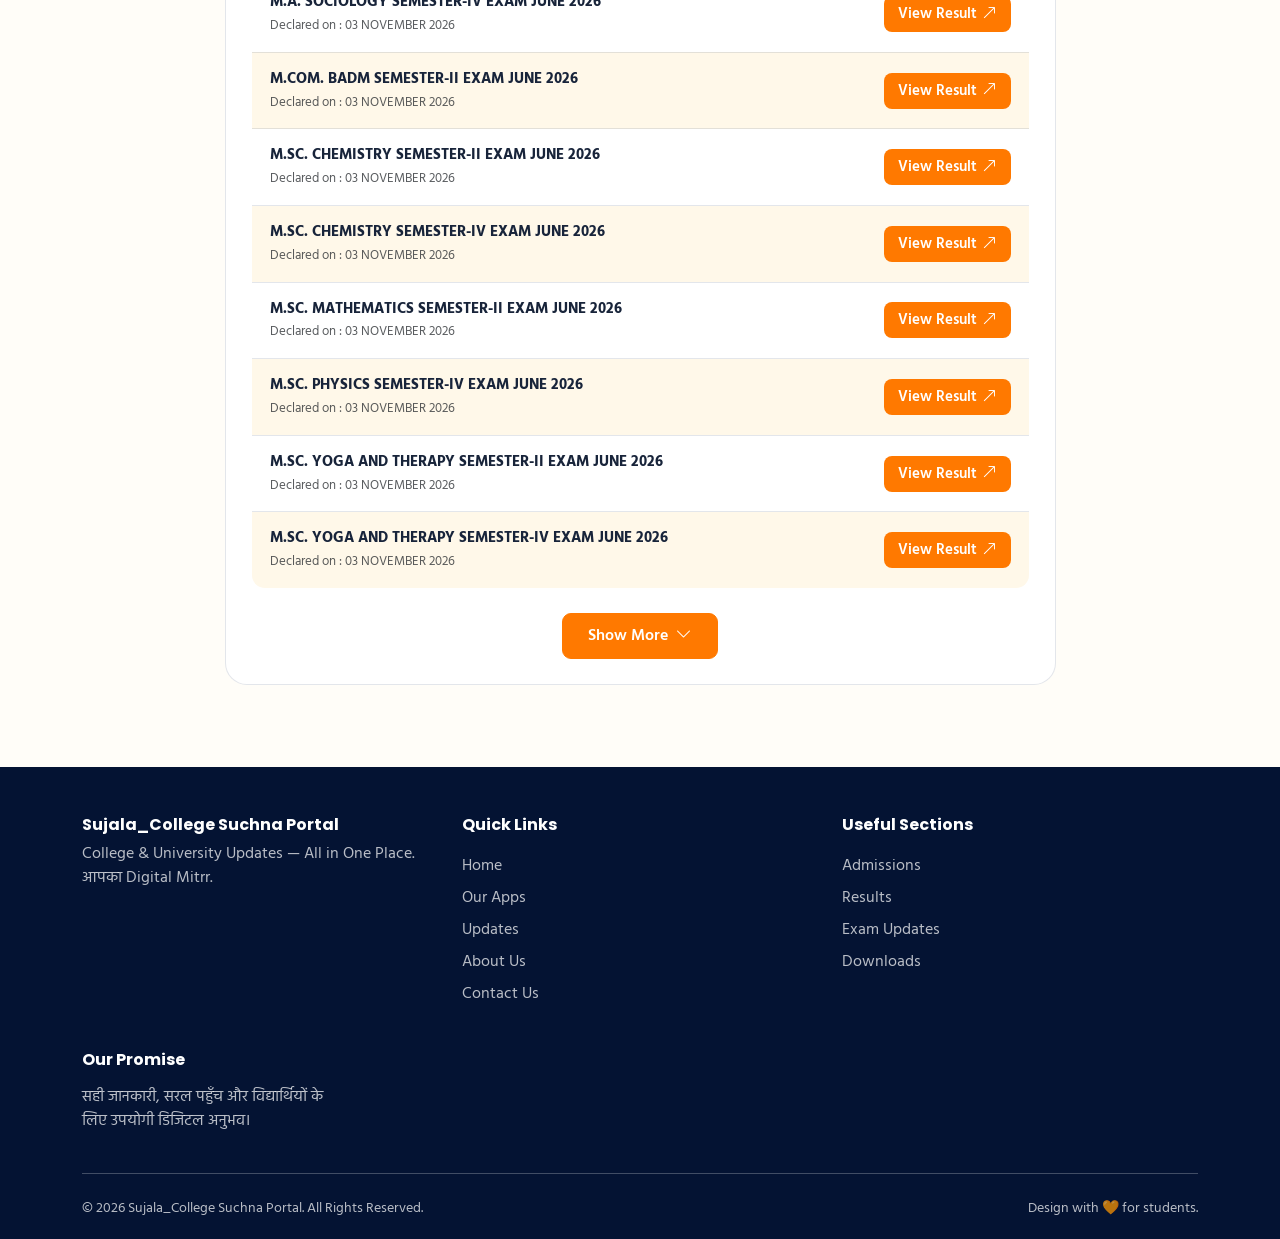
<file: results.html>
<!doctype html>
<html lang="hi">
<head>
  <meta charset="utf-8">
  <meta name="viewport" content="width=device-width, initial-scale=1">

  <title>Results | Sujala_College Suchna Portal</title>

  <!-- Bootstrap CSS -->
  <link href="https://cdn.jsdelivr.net/npm/bootstrap@5.3.8/dist/css/bootstrap.min.css" rel="stylesheet">

  <!-- Bootstrap Icons -->
  <link href="https://cdn.jsdelivr.net/npm/bootstrap-icons@1.11.3/font/bootstrap-icons.min.css" rel="stylesheet">

  <!-- Google Fonts -->
  <link href="https://fonts.googleapis.com/css2?family=Hind:wght@400;500;600;700&family=Poppins:wght@400;500;600;700;800&display=swap" rel="stylesheet">

  <!-- Main CSS -->
  <link rel="stylesheet" href="./css/style.css">

  <style>
    /* =================================
       RESULTS PAGE STYLING
    ================================= */
    .result-table {
      width: 100% !important;
      border-collapse: collapse;
      border-radius: 14px;
      overflow: hidden;
      border: 1px solid var(--line);
      margin-top: 20px;
    }

    .result-table th,
    .result-table td {
      padding: 15px 18px;
      font-size: 0.95rem;
      vertical-align: middle;
    }

    .result-today-header {
      background-color: var(--orange);
      color: #fff;
      font-family: "Poppins", sans-serif;
      font-weight: 700;
      text-align: left;
      font-size: 1.1rem;
      letter-spacing: 0.5px;
    }

    .result-sub-header {
      background-color: var(--navy);
      color: #fff;
      font-family: "Poppins", sans-serif;
      font-weight: 600;
    }

    .result-table tbody tr {
      background-color: #fff;
      transition: background-color 0.2s;
    }

    .result-table tbody tr:nth-child(even) {
      background-color: var(--cream);
    }

    .result-table tbody tr:hover {
      background-color: rgba(255, 121, 0, 0.05);
    }

    .result-table td {
      border-top: 1px solid var(--line);
      color: var(--ink);
    }

    /* =================================
       SEARCH BAR
    ================================= */
    .result-search-box {
      position: relative;
      margin: 22px 0 12px;
    }

    .result-search-box i {
      position: absolute;
      left: 16px;
      top: 50%;
      transform: translateY(-50%);
      color: var(--muted);
      font-size: 18px;
      pointer-events: none;
    }

    .result-search-input {
      width: 100%;
      height: 52px;
      padding: 10px 45px 10px 46px;
      border: 1px solid var(--line);
      border-radius: 12px;
      outline: none;
      background: #fff;
      color: var(--ink);
      font-family: "Hind", sans-serif;
      font-size: 15px;
      transition: all 0.25s ease;
    }

    .result-search-input:focus {
      border-color: var(--orange);
      box-shadow: 0 0 0 3px rgba(255, 121, 0, 0.10);
    }

    /* =================================
       RESULT LINK BUTTON
    ================================= */
    .result-link-btn {
      background: var(--orange);
      color: #ffffff !important;
      padding: 7px 14px;
      border-radius: 8px;
      font-weight: 600;
      font-size: 0.85rem;
      display: inline-flex;
      align-items: center;
      justify-content: center;
      gap: 5px;
      text-decoration: none;
      white-space: nowrap;
      transition: all 0.25s ease;
    }

    .result-link-btn:hover,
    .result-link-btn:focus {
      background: var(--navy);
      color: #ffffff !important;
    }

    /* =================================
       RESULT COUNT & SHOW MORE
    ================================= */
    .result-info {
      color: var(--muted);
      font-size: 13px;
      margin-top: 12px;
    }

    .show-more-btn {
      background: var(--orange);
      color: #fff;
      border: 1px solid var(--orange);
      padding: 10px 25px;
      border-radius: 9px;
      font-weight: 600;
      transition: all 0.25s ease;
    }

    .show-more-btn:hover {
      background: var(--navy);
      border-color: var(--navy);
      color: #fff;
    }

    .no-results {
      padding: 35px 15px;
      text-align: center;
      color: var(--muted);
    }

    .no-results i {
      display: block;
      font-size: 35px;
      margin-bottom: 10px;
      color: var(--orange);
    }

    /* =================================
       MOBILE RESPONSIVE
    ================================= */
    @media (max-width: 576px) {
      .result-table th,
      .result-table td {
        padding: 12px 10px;
        font-size: 0.83rem;
      }

      .result-today-header {
        font-size: 1rem;
      }

      .result-link-btn {
        padding: 7px 10px;
        font-size: 0.75rem;
      }

      .result-search-input {
        height: 48px;
        font-size: 14px;
      }
    }
  </style>
</head>

<body>

  <!-- =================================
       DYNAMIC NAVBAR
  ================================= -->
  <nav class="navbar navbar-expand-lg sticky-top" id="mainNavbar">
    <!-- header.json se load hoga -->
  </nav>

  <!-- =================================
       MAIN RESULTS SECTION
  ================================= -->
  <main class="section">
    <div class="container">

      <!-- Page Heading -->
      <div class="section-heading">
        <span class="eyebrow">EXAMINATION RESULTS</span>
        <h2>MGS University Bikaner Results</h2>
        <p>
          यहां पर महाराजा गंगा सिंह विश्वविद्यालय, बीकानेर द्वारा जारी सभी परीक्षा परिणामों की सूचना उपलब्ध होगी।
        </p>
      </div>

      <div class="row g-4 justify-content-center">
        <div class="col-lg-9">
          <div class="contact-card">

            <h3 class="mb-3 text-navy">
              <i class="bi bi-award-fill me-2 text-orange"></i>
              Results Section
            </h3>

            <p class="text-muted small">
              यहां पर अभी तक घोषित सभी परीक्षा परिणाम एवं रिजल्ट लिंक उपलब्ध हैं।
            </p>

            <!-- SEARCH BAR -->
            <div class="result-search-box">
              <i class="bi bi-search"></i>
              <input
                type="text"
                id="resultSearch"
                class="result-search-input"
                placeholder="Search result by course, subject or semester..."
                autocomplete="off"
                aria-label="Search examination results">
            </div>

            <!-- RESULT COUNT -->
            <div class="result-info" id="resultInfo" aria-live="polite">
              Results load ho rahe hain...
            </div>

            <!-- RESULTS TABLE -->
            <div class="table-responsive">
              <table class="result-table">
                <thead>
                  <tr>
                    <th colspan="2" class="result-today-header">
                      <i class="bi bi-bell-fill me-2"></i>
                      Latest Declared Result
                    </th>
                  </tr>
                  <tr class="result-sub-header">
                    <th style="width: 65%;">Result Name</th>
                    <th style="width: 35%; text-align: right;">Result Link</th>
                  </tr>
                </thead>
                <!-- JSON DATA WILL LOAD HERE -->
                <tbody id="resultsTableBody">
                  <tr>
                    <td colspan="2" class="no-results">
                      <i class="bi bi-arrow-repeat"></i>
                      Loading Results...
                    </td>
                  </tr>
                </tbody>
              </table>
            </div>

            <!-- SHOW MORE BUTTON -->
            <div class="text-center mt-4" id="showMoreWrapper" hidden>
              <button type="button" class="show-more-btn" id="showMoreBtn">
                Show More
                <i class="bi bi-chevron-down ms-1"></i>
              </button>
            </div>

          </div>
        </div>
      </div>

    </div>
  </main>

  <!-- =================================
       DYNAMIC FOOTER
  ================================= -->
  <footer>
    <div class="container">
      <div class="row g-4">
        <div class="col-lg-4">
          <h5>Sujala_College Suchna Portal</h5>
          <p class="mt-2 mb-3">
            College & University Updates — All in One Place.<br>
            आपका Digital Mitrr.
          </p>
          <div class="mt-3" id="footerSocialLinks"></div>
        </div>

        <div class="col-6 col-lg-4">
          <h5>Quick Links</h5>
          <ul class="list-unstyled lh-lg mt-3" id="footerQuickLinks"></ul>
        </div>

        <div class="col-6 col-lg-4">
          <h5>Useful Sections</h5>
          <ul class="list-unstyled lh-lg mt-3" id="footerUsefulSections"></ul>
        </div>
        <div class="col-lg-3">
          <h5>Our Promise</h5>
          <p class="mt-3">सही जानकारी, सरल पहुँच और विद्यार्थियों के लिए उपयोगी डिजिटल अनुभव।</p>
        </div>
      </div>

      <hr class="border-light opacity-25 my-4">

      <div class="d-flex justify-content-between small flex-wrap gap-2">
        <span>
          © <span id="year"></span> Sujala_College Suchna Portal. All Rights Reserved.
        </span>
        <span>
          Design with 🧡 for students.
        </span>
      </div>
    </div>
  </footer>

  <!-- BACK TO TOP -->
  <button class="back-top" id="backTop" aria-label="Back to top">
    <i class="bi bi-arrow-up"></i>
  </button>

  <!-- BOOTSTRAP JS -->
  <script src="https://cdn.jsdelivr.net/npm/bootstrap@5.3.8/dist/js/bootstrap.bundle.min.js"></script>

  <!-- =================================
       PAGE JAVASCRIPT
  ================================= -->
  <script>
    // =================================
    // BASIC SETTINGS
    // =================================
    document.getElementById("year").textContent = new Date().getFullYear();

    const RESULTS_PER_PAGE = 20;
    let allResults = [];
    let filteredResults = [];
    let visibleCount = RESULTS_PER_PAGE;

    // =================================
    // BACK TO TOP
    // =================================
    const backTop = document.getElementById("backTop");

    window.addEventListener("scroll", () => {
      backTop.classList.toggle("show", window.scrollY > 450);
    });

    backTop.addEventListener("click", () => {
      window.scrollTo({
        top: 0,
        behavior: "smooth"
      });
    });

    // =================================
    // LOAD RESULTS FROM JSON
    // =================================
    async function loadResults() {
      const tbody = document.getElementById("resultsTableBody");
      const resultInfo = document.getElementById("resultInfo");

      try {
        const response = await fetch("./data/results.json");

        if (!response.ok) {
          throw new Error("Results JSON file not found");
        }

        const data = await response.json();

        if (!Array.isArray(data.results)) {
          throw new Error("Invalid results JSON format");
        }

        allResults = data.results;
        filteredResults = [...allResults];
        visibleCount = RESULTS_PER_PAGE;

        renderResults();
      } catch (error) {
        console.error("Results loading error:", error);

        tbody.innerHTML = `
          <tr>
            <td colspan="2" class="no-results">
              <i class="bi bi-exclamation-circle"></i>
              Results load नहीं हो पाए। कृपया कुछ समय बाद पुनः प्रयास करें।
            </td>
          </tr>
        `;
        resultInfo.textContent = "Unable to load results.";
      }
    }

    // =================================
    // RENDER RESULTS
    // =================================
    function renderResults() {
      const tbody = document.getElementById("resultsTableBody");
      const resultInfo = document.getElementById("resultInfo");
      const showMoreWrapper = document.getElementById("showMoreWrapper");

      const totalResults = filteredResults.length;
      const visibleResults = filteredResults.slice(0, visibleCount);

      // No Results Found
      if (totalResults === 0) {
        tbody.innerHTML = `
          <tr>
            <td colspan="2" class="no-results">
              <i class="bi bi-search"></i>
              कोई परिणाम नहीं मिला।
              <br>
              कृपया किसी दूसरे नाम या विषय से खोजें।
            </td>
          </tr>
        `;
        resultInfo.textContent = "0 Results Found";
        showMoreWrapper.hidden = true;
        return;
      }

      // Generate Table Rows
      tbody.innerHTML = visibleResults.map(result => `
        <tr>
          <td>
            <strong>${escapeHTML(result.name)}</strong>
            <br>
            <small class="text-muted">
              Declared on : ${escapeHTML(result.date)}
            </small>
          </td>
          <td class="text-end">
            <a
              href="${escapeHTML(result.link)}"
              target="_blank"
              rel="noopener noreferrer"
              class="result-link-btn">
              View Result
              <i class="bi bi-arrow-up-right"></i>
            </a>
          </td>
        </tr>
      `).join("");

      // Result Count
      resultInfo.textContent = `Showing ${visibleResults.length} of ${totalResults} Results`;

      // Show More Button
      if (visibleCount < totalResults) {
        showMoreWrapper.hidden = false;
      } else {
        showMoreWrapper.hidden = true;
      }
    }

    // =================================
    // SAFE HTML TEXT
    // =================================
    function escapeHTML(value) {
      return String(value ?? "").replace(/[&<>"']/g, character => {
        const entities = {
          "&": "&amp;",
          "<": "&lt;",
          ">": "&gt;",
          '"': "&quot;",
          "'": "&#039;"
        };
        return entities[character];
      });
    }

    // =================================
    // SEARCH RESULTS
    // =================================
    const searchInput = document.getElementById("resultSearch");

    searchInput.addEventListener("input", () => {
      const query = searchInput.value.trim().toLowerCase();

      filteredResults = allResults.filter(result => {
        const name = String(result.name || "").toLowerCase();
        const date = String(result.date || "").toLowerCase();
        return name.includes(query) || date.includes(query);
      });

      visibleCount = RESULTS_PER_PAGE;
      renderResults();
    });

    // =================================
    // SHOW MORE
    // =================================
    document.getElementById("showMoreBtn").addEventListener("click", () => {
      visibleCount += RESULTS_PER_PAGE;
      renderResults();
    });

    // =================================
    // LOAD HEADER
    // =================================
    async function loadHeader() {
      try {
        const res = await fetch('./data/header.json');
        if (!res.ok) {
          throw new Error("Header not found");
        }
        const data = await res.json();

        document.getElementById("mainNavbar").innerHTML = `
          <div class="container">
            <a class="navbar-brand" href="index.html">
              <img src="${data.logo}" alt="Logo">
              <span>
                <span class="brand-name">${data.brandName}</span><br>
                <span class="brand-sub">${data.brandSub}</span>
              </span>
            </a>

            <button
              class="navbar-toggler"
              type="button"
              data-bs-toggle="collapse"
              data-bs-target="#mainNav"
              aria-controls="mainNav"
              aria-expanded="false"
              aria-label="Toggle navigation">
              <span class="navbar-toggler-icon"></span>
            </button>

            <div class="collapse navbar-collapse" id="mainNav">
              <ul class="navbar-nav ms-auto align-items-lg-center">
                ${data.navLinks.map(nav => `
                  <li class="nav-item">
                    <a class="nav-link" href="${nav.link}">
                      ${nav.title}
                    </a>
                  </li>
                `).join("")}

                <li class="nav-item ms-lg-2 mt-2 mt-lg-0">
                  <a class="btn btn-brand btn-sm" href="index.html#apps">
                    Explore Portal
                    <i class="bi bi-arrow-up-right ms-1"></i>
                  </a>
                </li>
              </ul>
            </div>
          </div>
        `;
      } catch (err) {
        console.error("Header load error:", err);
      }
    }

    // =================================
    // LOAD FOOTER
    // =================================
    async function loadFooter() {
      try {
        const res = await fetch('./data/footer.json');
        if (!res.ok) {
          throw new Error("Footer not found");
        }
        const data = await res.json();

        // Quick Links
        document.getElementById("footerQuickLinks").innerHTML = data.quickLinks.map(item => `
          <li>
            <a href="${item.link}">
              ${item.title}
            </a>
          </li>
        `).join("");

        // Useful Sections
        document.getElementById("footerUsefulSections").innerHTML = data.usefulSections.map(item => `
          <li>
            <a href="${item.link}">
              ${item.title}
            </a>
          </li>
        `).join("");

        // Social Links
        if (data.socialLinks) {
          document.getElementById("footerSocialLinks").innerHTML = data.socialLinks.map(s => `
            <a
              class="social-link"
              href="${s.link}"
              target="_blank"
              rel="noopener">
              <i class="bi ${s.icon}"></i>
            </a>
          `).join("");
        }
      } catch (err) {
        console.error("Footer load error:", err);
      }
    }

    // =================================
    // INITIALIZE PAGE
    // =================================
    loadResults();
    loadHeader();
    loadFooter();
  </script>

</body>
</html>
</file>
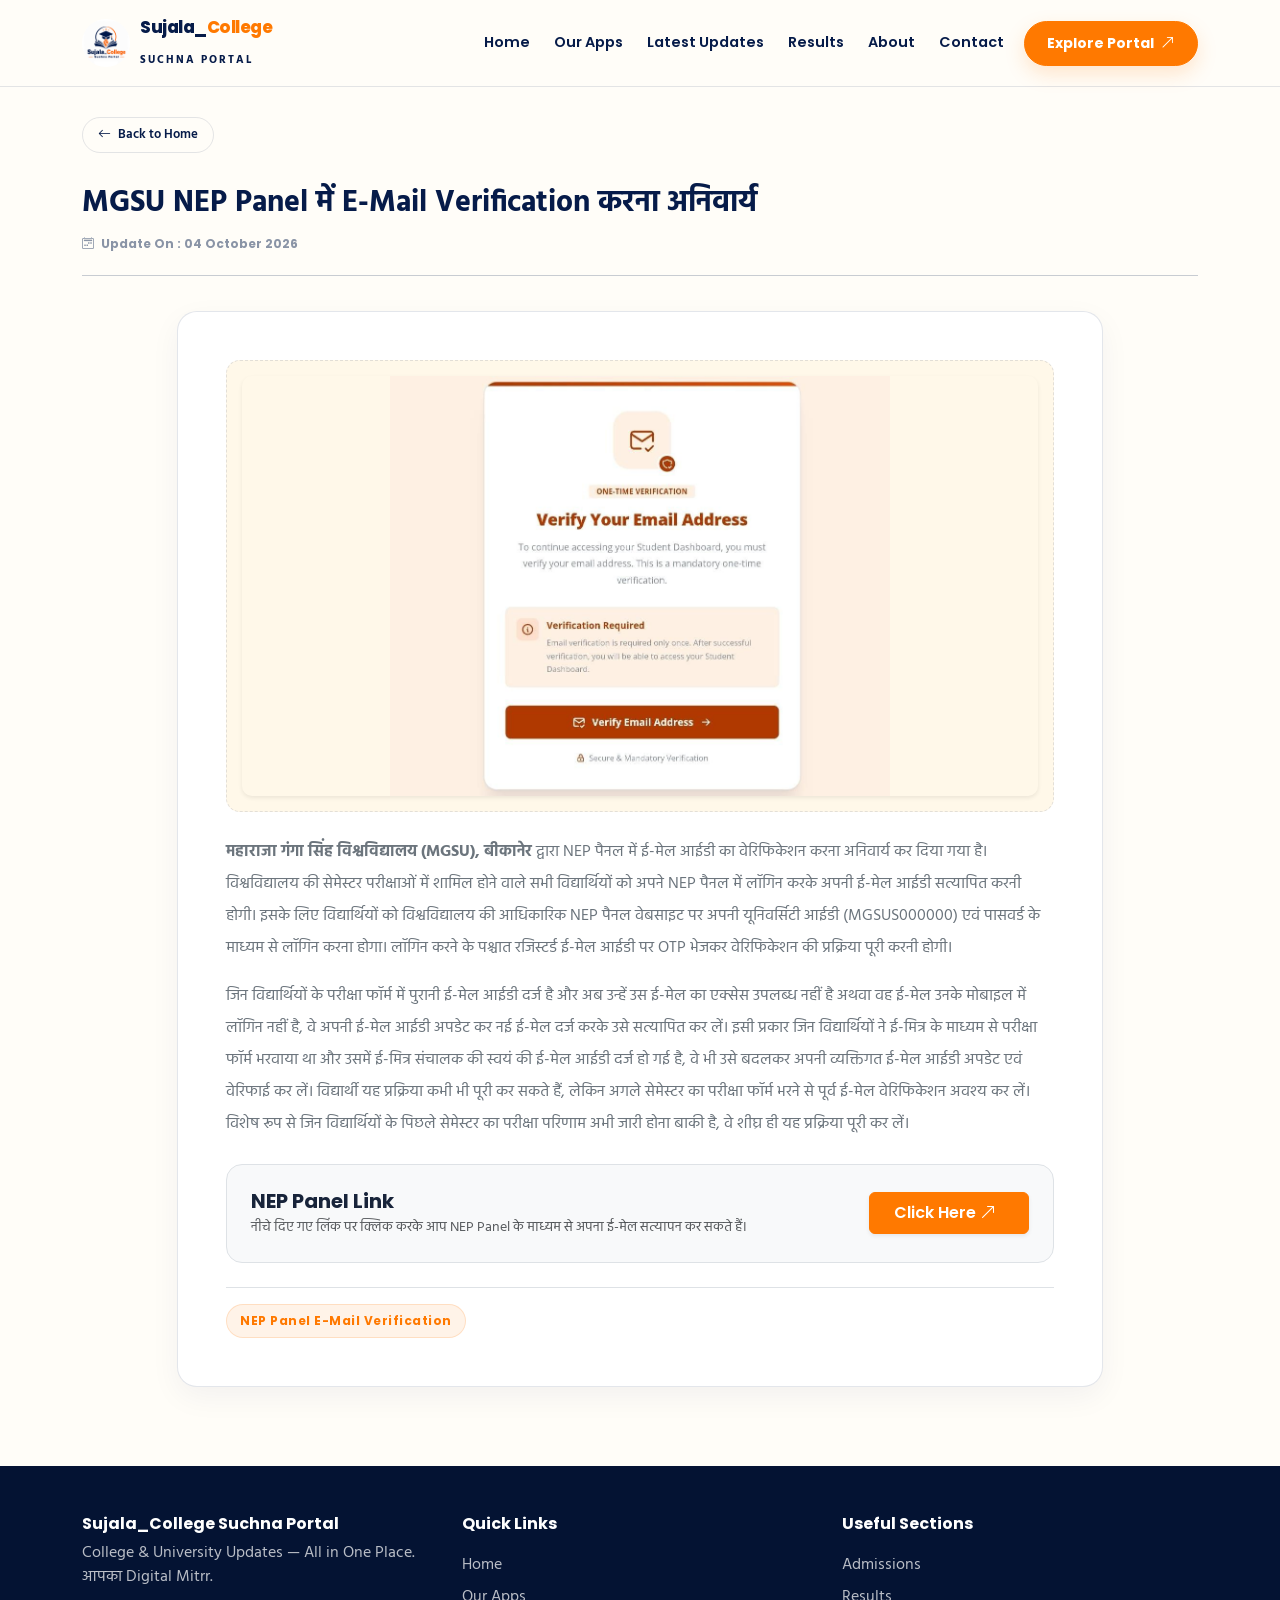
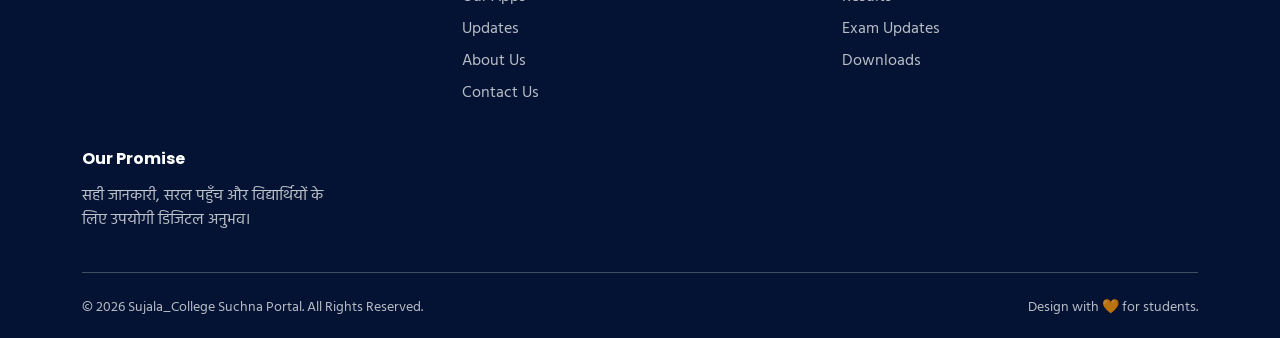
<file: 2026/nep-panel-email-verification-updt.html>
<!DOCTYPE html>
<html lang="hi">
<head>
  <base href="/">
  <meta charset="utf-8">
  <meta name="viewport" content="width=device-width, initial-scale=1">

  <title>MGSU NEP Panel में E-Mail Verification करना अनिवार्य | Sujala_College Suchna Portal</title>

  <link href="https://cdn.jsdelivr.net/npm/bootstrap@5.3.8/dist/css/bootstrap.min.css" rel="stylesheet">
  <link href="https://cdn.jsdelivr.net/npm/bootstrap-icons@1.11.3/font/bootstrap-icons.min.css" rel="stylesheet">
  <link href="https://fonts.googleapis.com/css2?family=Hind:wght@400;500;600;700&family=Poppins:wght@400;500;600;700;800&display=swap" rel="stylesheet">
  <link rel="stylesheet" href="css/style.css">
  <style>
    /* =================================
       NOTICE HEADING SECTION
    ================================= */
    .notice-heading-section {
      padding: 30px 0 35px;
      background: transparent;
      text-align: left;
    }

    /* Back To Home */
    .notice-top-row {
      text-align: left;
      margin-bottom: 28px;
    }

    .notice-back {
      display: inline-flex;
      align-items: center;
      gap: 7px;
      color: var(--navy);
      text-decoration: none;
      font-size: 13px;
      font-weight: 600;
      border: 1px solid var(--line);
      padding: 7px 15px;
      border-radius: 30px;
      transition: all 0.3s ease;
    }

    .notice-back:hover {
      background: var(--navy);
      color: #fff;
      border-color: var(--navy);
    }

    /* Heading Content */
    .notice-heading-content {
      text-align: left;
      padding-bottom: 22px;
      border-bottom: 1px solid rgba(6, 27, 73, 0.22);
    }

    /* Main Heading */
    .notice-page-title {
      display: block;
      position: relative;
      clear: both;
      color: var(--navy);
      font-family: 'Hind', sans-serif;
      font-weight: 700;
      font-size: 30px;
      line-height: 1.5;
      text-align: left;
      margin: 0 0 8px !important;
      padding: 0;
    }

    /* Date */
    .notice-date {
      display: block;
      color: #8a94a6;
      font-size: 12px;
      line-height: 1.6;
      text-align: left;
      margin: 0;
    }

    /* =================================
       MAIN NOTICE CARD
    ================================= */
    .notice-container-card {
      background: #fff;
      border-radius: 20px;
      border: 1px solid var(--line);
      box-shadow: 0 10px 30px rgba(6, 27, 73, 0.05);
      overflow: hidden;
      margin-top: 0;
      margin-bottom: 55px;
      position: relative;
    }

    /* Notice Poster */
    .notice-img-wrap {
      background: var(--cream);
      border-radius: 14px;
      border: 1px dashed var(--line);
      padding: 15px;
      text-align: center;
    }

    .notice-img-wrap img {
      display: block;
      max-height: 420px;
      width: 100%;
      object-fit: contain;
      border-radius: 10px;
      margin: auto;
    }

    /* =================================
       DOWNLOAD BUTTON
    ================================= */
    .download-btn {
      background: var(--orange) !important;
      color: #fff !important;
      border: 1px solid var(--orange) !important;
      transition: all 0.25s ease;
    }

    .download-btn:hover,
    .download-btn:focus,
    .download-btn:active,
    .download-btn:focus-visible {
      background: var(--navy) !important;
      border-color: var(--navy) !important;
      color: #fff !important;
      box-shadow: 0 0 0 3px rgba(6, 27, 73, 0.12) !important;
    }

    /* =================================
       BOTTOM CATEGORY LABEL
    ================================= */
    .notice-container-card .eyebrow {
      display: inline-block;
      position: static;
      inset: auto;
      transform: none;
      float: none;
      height: auto;
      margin: 0 !important;
      line-height: 1.5;
      vertical-align: middle;
      white-space: normal;
    }

    /* =================================
       MOBILE RESPONSIVE
    ================================= */
    @media (max-width: 576px) {
      .notice-heading-section {
        padding: 25px 0 30px;
      }
      .notice-top-row {
        margin-bottom: 24px;
      }
      .notice-heading-content {
        padding-bottom: 18px;
      }
      .notice-page-title {
        font-size: 24px;
        line-height: 1.5;
        padding: 0 2px;
      }
      .notice-date {
        font-size: 11px;
      }
      .notice-container-card {
        padding: 20px !important;
        border-radius: 17px;
        margin-bottom: 35px;
      }
      .notice-img-wrap {
        padding: 10px;
      }
      .notice-img-wrap img {
        max-height: 350px;
      }
    }
  </style>
</head>
<body>
  <!-- Dynamic Navbar -->
  <nav class="navbar navbar-expand-lg sticky-top" id="mainNavbar">
    <!-- header json se load hoga -->
  </nav>

  <!-- Notice Heading Section -->
  <section class="notice-heading-section">
    <div class="container">
      
      <!-- Back To Home -->
      <div class="notice-top-row">
        <a href="index.html" class="notice-back">
          <i class="bi bi-arrow-left"></i>
          Back to Home
        </a>
      </div>

      <!-- Heading Content -->
      <div class="notice-heading-content">
        <h1 class="notice-page-title">
          MGSU NEP Panel में E-Mail Verification करना अनिवार्य
        </h1>
        <p class="notice-date">
          <i class="bi bi-calendar2-week me-1"></i>
          Update On : 04 October 2026
        </p>
      </div>
    </div>
  </section>

  <!-- Main Notice Content -->
  <main class="container mb-4">
    <div class="row justify-content-center">
      <div class="col-lg-10">
        <div class="notice-container-card p-4 p-md-5">
          
          <!-- Notice Poster / Image -->
          <div class="notice-img-wrap mb-4">
            <img src="2026/assets/images/nep-panel-email-verification-updt.jpg" alt="nep-panel-email-verification-updt.jpg" class="img-fluid shadow-sm">
          </div>

          <!-- Notice Description -->
          <p class="text-secondary lh-lg">
            <strong>महाराजा गंगा सिंह विश्वविद्यालय (MGSU), बीकानेर</strong> द्वारा NEP पैनल में ई-मेल आईडी का वेरिफिकेशन करना अनिवार्य कर दिया गया है। विश्वविद्यालय की सेमेस्टर परीक्षाओं में शामिल होने वाले सभी विद्यार्थियों को अपने NEP पैनल में लॉगिन करके अपनी ई-मेल आईडी सत्यापित करनी होगी।  इसके लिए विद्यार्थियों को विश्वविद्यालय की आधिकारिक NEP पैनल वेबसाइट पर अपनी यूनिवर्सिटी आईडी (MGSUS000000) एवं पासवर्ड के माध्यम से लॉगिन करना होगा। लॉगिन करने के पश्चात रजिस्टर्ड ई-मेल आईडी पर OTP भेजकर वेरिफिकेशन की प्रक्रिया पूरी करनी होगी।
          </p>
          <p class="text-secondary lh-lg mb-4">
            जिन विद्यार्थियों के परीक्षा फॉर्म में पुरानी ई-मेल आईडी दर्ज है और अब उन्हें उस ई-मेल का एक्सेस उपलब्ध नहीं है अथवा वह ई-मेल उनके मोबाइल में लॉगिन नहीं है, वे अपनी ई-मेल आईडी अपडेट कर नई ई-मेल दर्ज करके उसे सत्यापित कर लें। इसी प्रकार जिन विद्यार्थियों ने ई-मित्र के माध्यम से परीक्षा फॉर्म भरवाया था और उसमें ई-मित्र संचालक की स्वयं की ई-मेल आईडी दर्ज हो गई है, वे भी उसे बदलकर अपनी व्यक्तिगत ई-मेल आईडी अपडेट एवं वेरिफाई कर लें।  विद्यार्थी यह प्रक्रिया कभी भी पूरी कर सकते हैं, लेकिन अगले सेमेस्टर का परीक्षा फॉर्म भरने से पूर्व ई-मेल वेरिफिकेशन अवश्य कर लें। विशेष रूप से जिन विद्यार्थियों के पिछले सेमेस्टर का परीक्षा परिणाम अभी जारी होना बाकी है, वे शीघ्र ही यह प्रक्रिया पूरी कर लें।
          </p>

          <!-- Action Box -->
          <div class="p-4 rounded-4 bg-light border d-flex flex-wrap align-items-center justify-content-between gap-3">
            <div>
              <h5 class="fw-bold text-navy mb-1">
                NEP Panel Link
              </h5>
              <p class="text-muted small mb-0">
                नीचे दिए गए लिंक पर क्लिक करके आप NEP Panel के माध्यम से अपना ई-मेल सत्यापन कर सकते हैं।
              </p>
            </div>
            <div>
              <a href="https://erp.univindia.net/" target="_blank" rel="noopener" class="btn download-btn px-4 py-2 fw-semibold shadow-sm">
                Click Here  <i class="bi bi-arrow-up-right me-2"></i>
              </a>
            </div>
          </div>

          <!-- Bottom Category Label -->
          <div class="mt-4 pt-3 border-top">
            <span class="eyebrow">
              NEP Panel E-Mail Verification
            </span>
          </div>
        </div>
      </div>
    </div>
  </main>

  <!-- Dynamic Footer -->
  <footer>
    <div class="container">
      <div class="row g-4">
        <div class="col-lg-4">
          <h5>Sujala_College Suchna Portal</h5>
          <p class="mt-2 mb-3">
            College & University Updates — All in One Place.<br>
            आपका Digital Mitrr.
          </p>
          <div class="mt-3" id="footerSocialLinks"></div>
        </div>
        <div class="col-6 col-lg-4">
          <h5>Quick Links</h5>
          <ul class="list-unstyled lh-lg mt-3" id="footerQuickLinks"></ul>
        </div>
        <div class="col-6 col-lg-4">
          <h5>Useful Sections</h5>
          <ul class="list-unstyled lh-lg mt-3" id="footerUsefulSections"></ul>
        </div>
        <div class="col-lg-3">
          <h5>Our Promise</h5>
          <p class="mt-3">सही जानकारी, सरल पहुँच और विद्यार्थियों के लिए उपयोगी डिजिटल अनुभव।</p>
        </div>
      </div>
      <hr class="border-light opacity-25 my-4">
      <div class="d-flex justify-content-between small">
        <span>
          © <span id="year"></span> Sujala_College Suchna Portal. All Rights Reserved.
        </span>
        <span>Design with 🧡 for students.</span>
      </div>
    </div>
  </footer>

  <!-- Back To Top Button -->
  <button class="back-top" id="backTop" aria-label="Back to top">
    <i class="bi bi-arrow-up"></i>
  </button>

  <script src="https://cdn.jsdelivr.net/npm/bootstrap@5.3.8/dist/js/bootstrap.bundle.min.js"></script>
  <script src="js/common.js" defer></script>
</body>
</html>
</file>
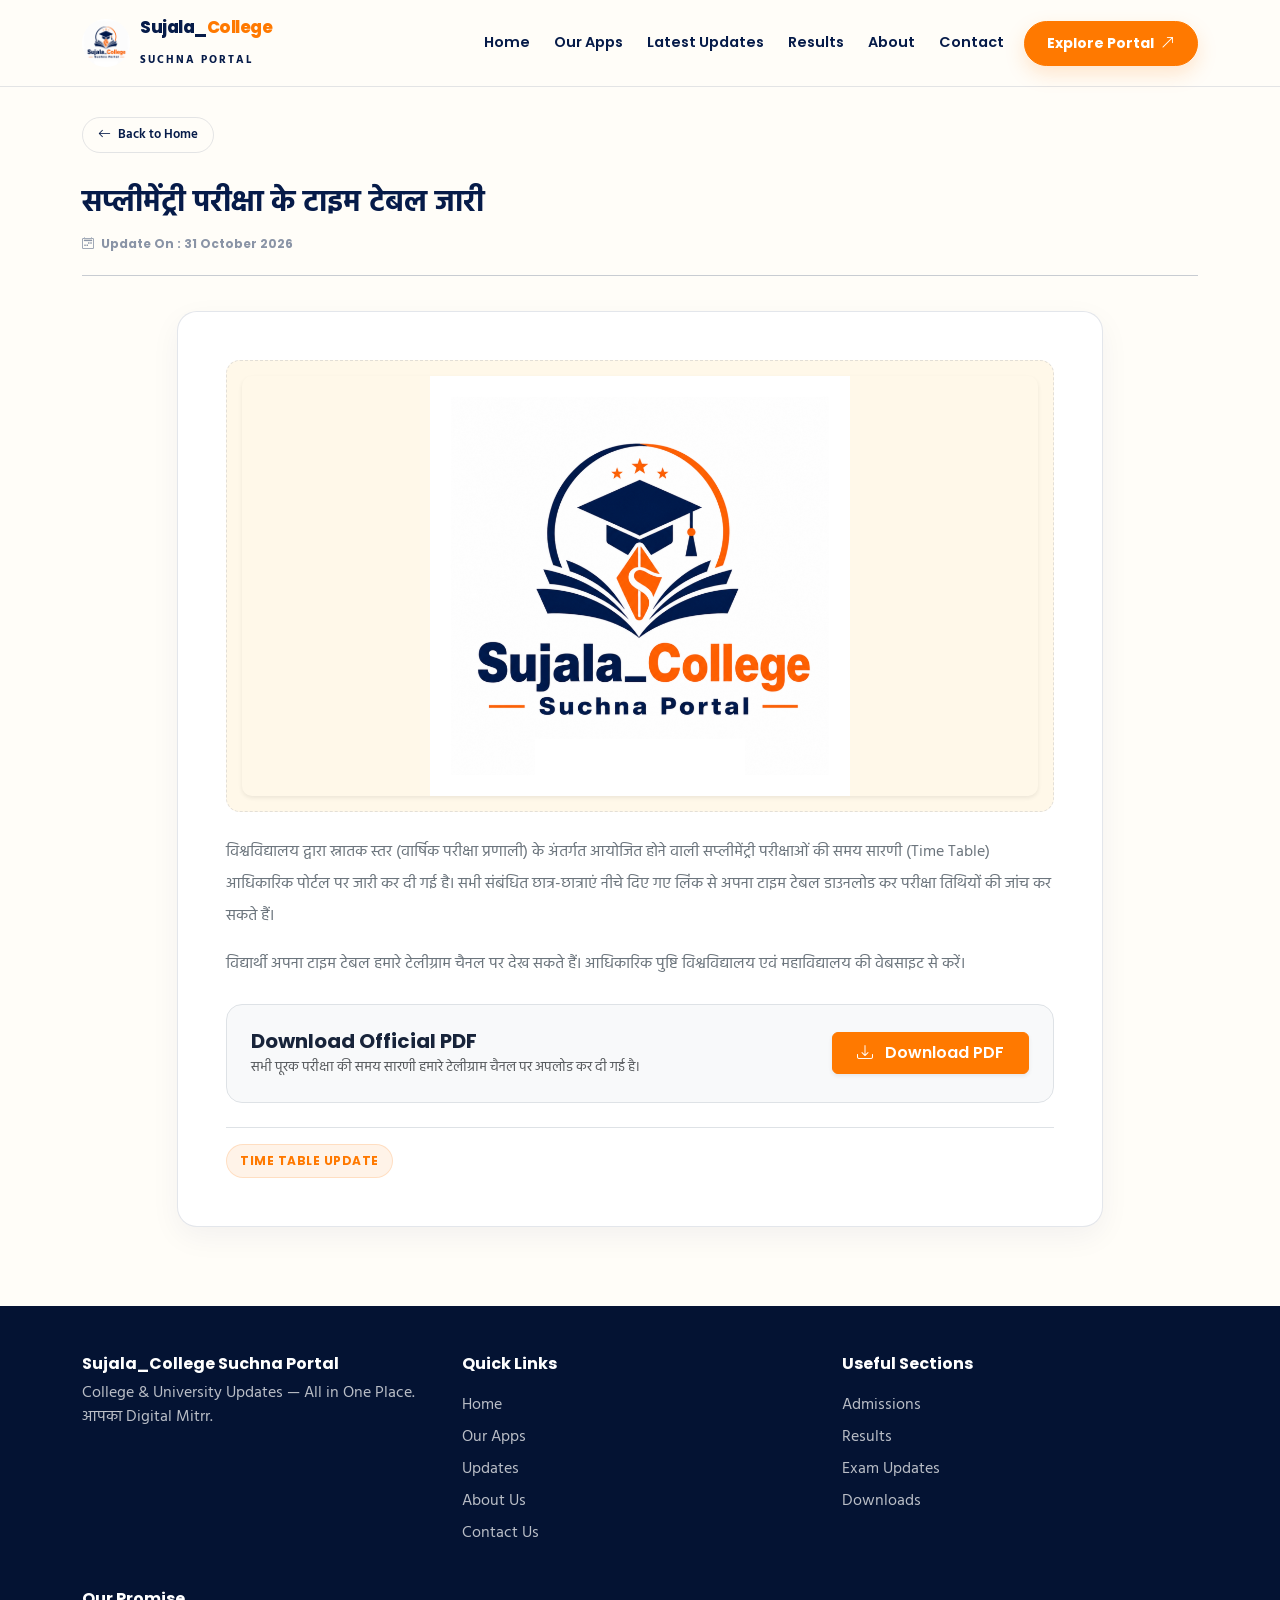
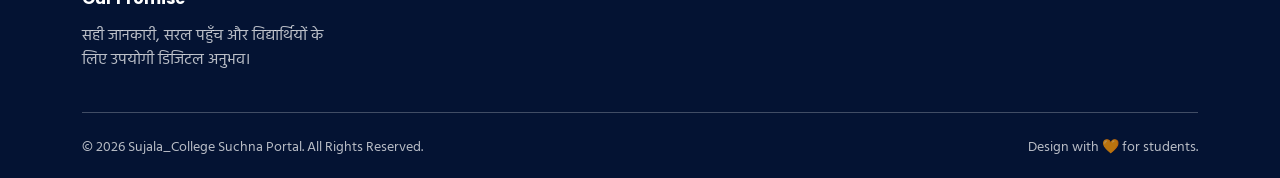
<file: 2026/supply-exam-updt-annual-01.html>
<!DOCTYPE html>
<html lang="hi">
<head>
  <base href="/">
  <meta charset="utf-8">
  <meta name="viewport" content="width=device-width, initial-scale=1">

  <title>Supplementary Time Table 2026 (Annual) | Sujala_College Suchna Portal</title>

  <link href="https://cdn.jsdelivr.net/npm/bootstrap@5.3.8/dist/css/bootstrap.min.css" rel="stylesheet">
  <link href="https://cdn.jsdelivr.net/npm/bootstrap-icons@1.11.3/font/bootstrap-icons.min.css" rel="stylesheet">
  <link href="https://fonts.googleapis.com/css2?family=Hind:wght@400;500;600;700&family=Poppins:wght@400;500;600;700;800&display=swap" rel="stylesheet">
  <link rel="stylesheet" href="css/style.css">
  <style>
    /* =================================
       NOTICE HEADING SECTION
    ================================= */
    .notice-heading-section {
      padding: 30px 0 35px;
      background: transparent;
      text-align: left;
    }

    /* Back To Home */
    .notice-top-row {
      text-align: left;
      margin-bottom: 28px;
    }

    .notice-back {
      display: inline-flex;
      align-items: center;
      gap: 7px;
      color: var(--navy);
      text-decoration: none;
      font-size: 13px;
      font-weight: 600;
      border: 1px solid var(--line);
      padding: 7px 15px;
      border-radius: 30px;
      transition: all 0.3s ease;
    }

    .notice-back:hover {
      background: var(--navy);
      color: #fff;
      border-color: var(--navy);
    }

    /* Heading Content */
    .notice-heading-content {
      text-align: left;
      padding-bottom: 22px;
      border-bottom: 1px solid rgba(6, 27, 73, 0.22);
    }

    /* Main Heading */
    .notice-page-title {
      display: block;
      position: relative;
      clear: both;
      color: var(--navy);
      font-family: 'Hind', sans-serif;
      font-weight: 700;
      font-size: 30px;
      line-height: 1.5;
      text-align: left;
      margin: 0 0 8px !important;
      padding: 0;
    }

    /* Date */
    .notice-date {
      display: block;
      color: #8a94a6;
      font-size: 12px;
      line-height: 1.6;
      text-align: left;
      margin: 0;
    }

    /* =================================
       MAIN NOTICE CARD
    ================================= */
    .notice-container-card {
      background: #fff;
      border-radius: 20px;
      border: 1px solid var(--line);
      box-shadow: 0 10px 30px rgba(6, 27, 73, 0.05);
      overflow: hidden;
      margin-top: 0;
      margin-bottom: 55px;
      position: relative;
    }

    /* Notice Poster */
    .notice-img-wrap {
      background: var(--cream);
      border-radius: 14px;
      border: 1px dashed var(--line);
      padding: 15px;
      text-align: center;
    }

    .notice-img-wrap img {
      display: block;
      max-height: 420px;
      width: 100%;
      object-fit: contain;
      border-radius: 10px;
      margin: auto;
    }

    /* =================================
       DOWNLOAD BUTTON
    ================================= */
    .download-btn {
      background: var(--orange) !important;
      color: #fff !important;
      border: 1px solid var(--orange) !important;
      transition: all 0.25s ease;
    }

    .download-btn:hover,
    .download-btn:focus,
    .download-btn:active,
    .download-btn:focus-visible {
      background: var(--navy) !important;
      border-color: var(--navy) !important;
      color: #fff !important;
      box-shadow: 0 0 0 3px rgba(6, 27, 73, 0.12) !important;
    }

    /* =================================
       BOTTOM CATEGORY LABEL
    ================================= */
    .notice-container-card .eyebrow {
      display: inline-block;
      position: static;
      inset: auto;
      transform: none;
      float: none;
      height: auto;
      margin: 0 !important;
      line-height: 1.5;
      vertical-align: middle;
      white-space: normal;
    }

    /* =================================
       MOBILE RESPONSIVE
    ================================= */
    @media (max-width: 576px) {
      .notice-heading-section {
        padding: 25px 0 30px;
      }
      .notice-top-row {
        margin-bottom: 24px;
      }
      .notice-heading-content {
        padding-bottom: 18px;
      }
      .notice-page-title {
        font-size: 24px;
        line-height: 1.5;
        padding: 0 2px;
      }
      .notice-date {
        font-size: 11px;
      }
      .notice-container-card {
        padding: 20px !important;
        border-radius: 17px;
        margin-bottom: 35px;
      }
      .notice-img-wrap {
        padding: 10px;
      }
      .notice-img-wrap img {
        max-height: 350px;
      }
    }
  </style>
</head>
<body>
  <!-- Dynamic Navbar -->
  <nav class="navbar navbar-expand-lg sticky-top" id="mainNavbar">
    <!-- header json se load hoga -->
  </nav>

  <!-- Notice Heading Section -->
  <section class="notice-heading-section">
    <div class="container">
      
      <!-- Back To Home -->
      <div class="notice-top-row">
        <a href="index.html" class="notice-back">
          <i class="bi bi-arrow-left"></i>
          Back to Home
        </a>
      </div>

      <!-- Heading Content -->
      <div class="notice-heading-content">
        <h1 class="notice-page-title">
          सप्लीमेंट्री परीक्षा के टाइम टेबल जारी
        </h1>
        <p class="notice-date">
          <i class="bi bi-calendar2-week me-1"></i>
          Update On : 31 October 2026
        </p>
      </div>
    </div>
  </section>

  <!-- Main Notice Content -->
  <main class="container mb-4">
    <div class="row justify-content-center">
      <div class="col-lg-10">
        <div class="notice-container-card p-4 p-md-5">
          
          <!-- Notice Poster / Image -->
          <div class="notice-img-wrap mb-4">
            <img src="assets/images/header-logo.jpg" alt="Supplementary Examination Time Table Notice" class="img-fluid shadow-sm">
          </div>

          <!-- Notice Description -->
          <p class="text-secondary lh-lg">
            विश्वविद्यालय द्वारा स्नातक स्तर (वार्षिक परीक्षा प्रणाली) के अंतर्गत आयोजित होने वाली सप्लीमेंट्री परीक्षाओं की समय सारणी (Time Table) आधिकारिक पोर्टल पर जारी कर दी गई है। सभी संबंधित छात्र-छात्राएं नीचे दिए गए लिंक से अपना टाइम टेबल डाउनलोड कर परीक्षा तिथियों की जांच कर सकते हैं।
          </p>
          <p class="text-secondary lh-lg mb-4">
            विद्यार्थी अपना टाइम टेबल हमारे टेलीग्राम चैनल पर देख सकते हैं। आधिकारिक पुष्टि विश्वविद्यालय एवं महाविद्यालय की वेबसाइट से करें।
          </p>

          <!-- Download Action Box -->
          <div class="p-4 rounded-4 bg-light border d-flex flex-wrap align-items-center justify-content-between gap-3">
            <div>
              <h5 class="fw-bold text-navy mb-1">
                Download Official PDF
              </h5>
              <p class="text-muted small mb-0">
                सभी पूरक परीक्षा की समय सारणी हमारे टेलीग्राम चैनल पर अपलोड कर दी गई है।
              </p>
            </div>
            <div>
              <a href="pages/download-circular.html" target="_blank" rel="noopener" class="btn download-btn px-4 py-2 fw-semibold shadow-sm">
                <i class="bi bi-download me-2"></i>  Download PDF
              </a>
            </div>
          </div>

          <!-- Bottom Category Label -->
          <div class="mt-4 pt-3 border-top">
            <span class="eyebrow">
              TIME TABLE UPDATE
            </span>
          </div>
        </div>
      </div>
    </div>
  </main>

  <!-- Dynamic Footer -->
  <footer>
    <div class="container">
      <div class="row g-4">
        <div class="col-lg-4">
          <h5>Sujala_College Suchna Portal</h5>
          <p class="mt-2 mb-3">
            College & University Updates — All in One Place.<br>
            आपका Digital Mitrr.
          </p>
          <div class="mt-3" id="footerSocialLinks"></div>
        </div>
        <div class="col-6 col-lg-4">
          <h5>Quick Links</h5>
          <ul class="list-unstyled lh-lg mt-3" id="footerQuickLinks"></ul>
        </div>
        <div class="col-6 col-lg-4">
          <h5>Useful Sections</h5>
          <ul class="list-unstyled lh-lg mt-3" id="footerUsefulSections"></ul>
        </div>
        <div class="col-lg-3">
          <h5>Our Promise</h5>
          <p class="mt-3">सही जानकारी, सरल पहुँच और विद्यार्थियों के लिए उपयोगी डिजिटल अनुभव।</p>
        </div>
      </div>
      <hr class="border-light opacity-25 my-4">
      <div class="d-flex justify-content-between small">
        <span>
          © <span id="year"></span> Sujala_College Suchna Portal. All Rights Reserved.
        </span>
        <span>Design with 🧡 for students.</span>
      </div>
    </div>
  </footer>

  <!-- Back to Top Button -->
  <button class="back-top" id="backTop" aria-label="Back to top">
    <i class="bi bi-arrow-up"></i>
  </button>

  <script src="https://cdn.jsdelivr.net/npm/bootstrap@5.3.8/dist/js/bootstrap.bundle.min.js"></script>
  <script src="js/common.js" defer></script>
</body>
</html>
</file>
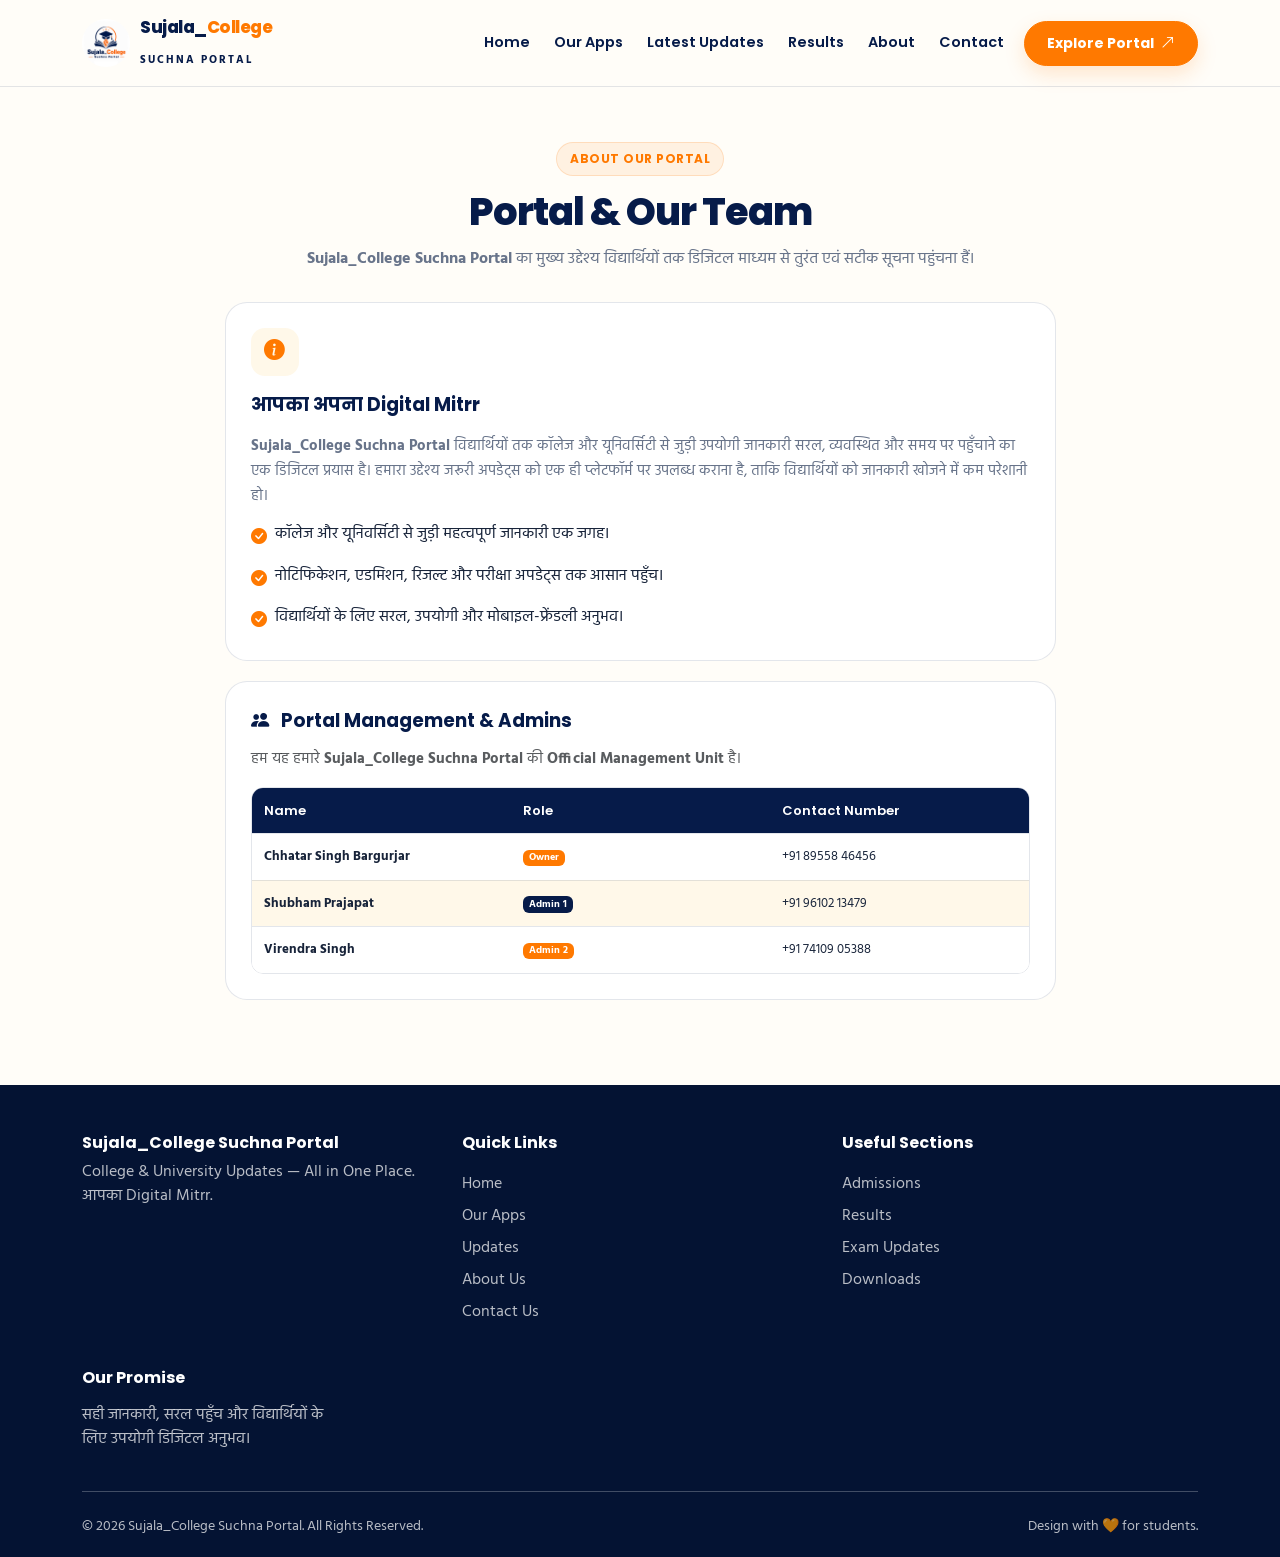
<file: pages/about.html>
<!DOCTYPE html>
<html lang="hi">
<head>
  <base href="/">
  <meta charset="utf-8">
  <meta name="viewport" content="width=device-width, initial-scale=1">

  <title>About Us | Sujala_College Suchna Portal</title>

  <link href="https://cdn.jsdelivr.net/npm/bootstrap@5.3.8/dist/css/bootstrap.min.css" rel="stylesheet">
  <link href="https://cdn.jsdelivr.net/npm/bootstrap-icons@1.11.3/font/bootstrap-icons.min.css" rel="stylesheet">
  <link href="https://fonts.googleapis.com/css2?family=Hind:wght@400;500;600;700&family=Poppins:wght@400;500;600;700;800&display=swap" rel="stylesheet">
  <link rel="stylesheet" href="css/style.css">
  <style>
    html, body {
      width: 100%;
      min-height: 100%;
      overflow-x: hidden;
    }

    body {
      margin: 0;
      position: relative;
    }

    /* Navbar */
    #mainNavbar {
      position: sticky;
      top: 0;
      z-index: 1000;
      width: 100%;
    }

    /* Main section */
    main.section {
      position: relative;
      width: 100%;
      height: auto !important;
      min-height: 0 !important;
      padding-top: 55px;
      padding-bottom: 65px;
      overflow: visible !important;
      z-index: 1;
    }

    main.section .container {
      position: relative;
      height: auto !important;
      min-height: 0 !important;
    }

    /* Section heading */
    .section-heading {
      margin-bottom: 30px;
      position: relative;
    }

    /* Row and column */
    main.section .row {
      height: auto !important;
      min-height: 0 !important;
    }

    main.section .col-lg-9 {
      height: auto !important;
      min-height: 0 !important;
    }

    /* Contact cards */
    .contact-card {
      position: relative !important;
      display: block !important;
      width: 100% !important;
      height: auto !important;
      min-height: 0 !important;
      max-height: none !important;
      padding: 25px !important;
      margin-bottom: 20px !important;
      overflow: visible !important;
      box-sizing: border-box !important;
      float: none !important;
      clear: both !important;
    }

    .contact-card > * {
      max-height: none;
    }

    .contact-card h3 {
      font-size: 1.15rem;
      line-height: 1.5;
      margin-bottom: 12px;
    }

    .contact-card p {
      line-height: 1.7;
      margin-bottom: 12px;
    }

    /* Feature list */
    .feature-line {
      display: flex;
      align-items: flex-start;
      gap: 8px;
      line-height: 1.7;
      margin-top: 10px;
    }

    .feature-line i {
      color: var(--orange);
      flex-shrink: 0;
      margin-top: 4px;
    }

    /* Admin table wrapper */
    .table-responsive {
      display: block !important;
      width: 100% !important;
      max-width: 100% !important;
      height: auto !important;
      overflow-x: auto !important;
      overflow-y: hidden !important;
      -webkit-overflow-scrolling: touch;
      margin-top: 15px;
      border-radius: 12px;
    }

    /* Admin table */
    .admin-table {
      width: 100% !important;
      min-width: 540px;
      height: auto !important;
      margin: 0 !important;
      border-collapse: separate !important;
      border-spacing: 0;
      table-layout: fixed;
      border: 1px solid var(--line);
      border-radius: 12px;
      overflow: hidden;
    }

    .admin-table th,
    .admin-table td {
      padding: 13px 12px !important;
      text-align: left;
      vertical-align: middle;
      font-size: 13px;
      line-height: 1.5;
      height: auto !important;
      white-space: normal;
      overflow-wrap: anywhere;
    }

    .admin-table th {
      background: var(--navy);
      color: #fff;
      font-family: "Poppins", sans-serif;
      font-weight: 600;
    }

    .admin-table tbody tr {
      height: auto !important;
      background: #fff;
    }

    .admin-table tbody tr:nth-child(even) {
      background: var(--cream);
    }

    .admin-table td {
      border-top: 1px solid var(--line);
      color: var(--ink);
    }

    /* Footer separation */
    footer {
      position: relative !important;
      display: block !important;
      width: 100% !important;
      height: auto !important;
      min-height: 0 !important;
      margin-top: 0 !important;
      clear: both !important;
      z-index: 2;
      overflow: hidden;
    }

    footer .container {
      position: relative;
      height: auto !important;
    }

    /* Back to top */
    .back-top {
      z-index: 1100;
    }

    /* ===============================
       MOBILE RESPONSIVE
    =============================== */
    @media (max-width: 767px) {
      main.section {
        padding-top: 35px;
        padding-bottom: 45px;
      }

      .section-heading {
        margin-bottom: 25px;
      }

      .section-heading h2 {
        font-size: 1.45rem;
        line-height: 1.5;
      }

      .section-heading p {
        font-size: 13px;
        padding: 0 8px;
      }

      .contact-card {
        padding: 18px !important;
        margin-bottom: 16px !important;
        border-radius: 16px;
      }

      .contact-card h3 {
        font-size: 1rem;
      }

      .contact-card p {
        font-size: 13px;
      }

      .feature-line {
        font-size: 13px;
      }

      .admin-table th,
      .admin-table td {
        padding: 11px 10px !important;
        font-size: 12px;
      }

      footer {
        margin-top: 0 !important;
      }

      footer .d-flex {
        flex-wrap: wrap;
        gap: 10px;
      }
    }

    @media (max-width: 380px) {
      .contact-card {
        padding: 15px !important;
      }

      .section-heading h2 {
        font-size: 1.3rem;
      }
    }
  </style>
</head>
<body>
  <!-- Dynamic Navbar -->
  <nav class="navbar navbar-expand-lg sticky-top" id="mainNavbar">
    <!-- header.json se load hoga -->
  </nav>

  <!-- Main About Section -->
  <main class="section">
    <div class="container">
      <div class="section-heading">
        <span class="eyebrow">ABOUT OUR PORTAL</span>
        <h2>Portal & Our Team</h2>
        <p><strong>Sujala_College Suchna Portal</strong>  का मुख्य उद्देश्य विद्यार्थियों तक डिजिटल माध्यम से तुरंत एवं सटीक सूचना पहुंचना हैं।</p>
      </div>
  
      <div class="row g-4 justify-content-center">
        <div class="col-lg-9">

          <!-- About Card -->
          <div class="contact-card">
            <div class="contact-icon">
              <i class="bi bi-info-circle-fill"></i>
            </div>
            <h3 class="mb-3">आपका अपना Digital Mitrr</h3>
            <p>
              <strong>Sujala_College Suchna Portal</strong>  विद्यार्थियों तक कॉलेज और यूनिवर्सिटी से जुड़ी उपयोगी जानकारी सरल, व्यवस्थित और समय पर पहुँचाने का एक डिजिटल प्रयास है। हमारा उद्देश्य जरूरी अपडेट्स को एक ही प्लेटफॉर्म पर उपलब्ध कराना है, ताकि विद्यार्थियों को जानकारी खोजने में कम परेशानी हो।
            </p>
            <div class="feature-line">
              <i class="bi bi-check-circle-fill"></i>
              <span>कॉलेज और यूनिवर्सिटी से जुड़ी महत्वपूर्ण जानकारी एक जगह।</span>
            </div>
            <div class="feature-line">
              <i class="bi bi-check-circle-fill"></i>
              <span>नोटिफिकेशन, एडमिशन, रिजल्ट और परीक्षा अपडेट्स तक आसान पहुँच।</span>
            </div>
            <div class="feature-line">
              <i class="bi bi-check-circle-fill"></i>
              <span>विद्यार्थियों के लिए सरल, उपयोगी और मोबाइल-फ्रेंडली अनुभव।</span>
            </div>
          </div>

          <!-- Admin Details Card -->
          <div class="contact-card">
            <h3 class="text-navy">
              <i class="bi bi-people-fill me-2 text-orange"></i> Portal Management & Admins
            </h3>
            <p class="text-muted small">हम यह हमारे  <strong>Sujala_College Suchna Portal</strong>  की  <strong>Official Management Unit</strong>  है।</p>
            <div class="table-responsive">
              <table class="admin-table">
                <thead>
                  <tr>
                    <th>Name</th>
                    <th>Role</th>
                    <th>Contact Number</th>
                  </tr>
                </thead>
                <tbody>
                  <tr>
                    <td><strong>Chhatar Singh Bargurjar</strong></td>
                    <td><span class="badge text-white" style="background:var(--orange)">Owner</span></td>
                    <td>+91 89558 46456</td>
                  </tr>
                  <tr>
                    <td><strong>Shubham Prajapat</strong></td>
                    <td><span class="badge text-white" style="background:var(--navy)">Admin 1</span></td>
                    <td>+91 96102 13479</td>
                  </tr>
                  <tr>
                    <td><strong>Virendra Singh</strong></td>
                    <td><span class="badge text-white" style="background:var(--orange)">Admin 2</span></td>
                    <td>+91 74109 05388</td>
                  </tr>
                </tbody>
              </table>
            </div>
          </div>
        </div>
      </div>
    </div>
  </main>

  <!-- Dynamic Footer -->
  <footer>
    <div class="container">
      <div class="row g-4">
        <div class="col-lg-4">
          <h5>Sujala_College Suchna Portal</h5>
          <p class="mt-2 mb-3">
            College & University Updates — All in One Place.<br>
            आपका Digital Mitrr.
          </p>
          <div class="mt-3" id="footerSocialLinks"></div>
        </div>
        <div class="col-6 col-lg-4">
          <h5>Quick Links</h5>
          <ul class="list-unstyled lh-lg mt-3" id="footerQuickLinks"></ul>
        </div>
        <div class="col-6 col-lg-4">
          <h5>Useful Sections</h5>
          <ul class="list-unstyled lh-lg mt-3" id="footerUsefulSections"></ul>
        </div>
        <div class="col-lg-3">
          <h5>Our Promise</h5>
          <p class="mt-3">सही जानकारी, सरल पहुँच और विद्यार्थियों के लिए उपयोगी डिजिटल अनुभव।</p>
        </div>
      </div>
      <hr class="border-light opacity-25 my-4">
      <div class="d-flex justify-content-between small">
        <span>© <span id="year"></span> Sujala_College Suchna Portal. All Rights Reserved.</span>
        <span>Design with  🧡  for students.</span>
      </div>
    </div>
  </footer>

  <!-- Back To Top -->
  <button class="back-top" id="backTop" aria-label="Back to top">
    <i class="bi bi-arrow-up"></i>
  </button>

  <script src="https://cdn.jsdelivr.net/npm/bootstrap@5.3.8/dist/js/bootstrap.bundle.min.js"></script>
  <script src="js/common.js" defer></script>
</body>
</html>
</file>
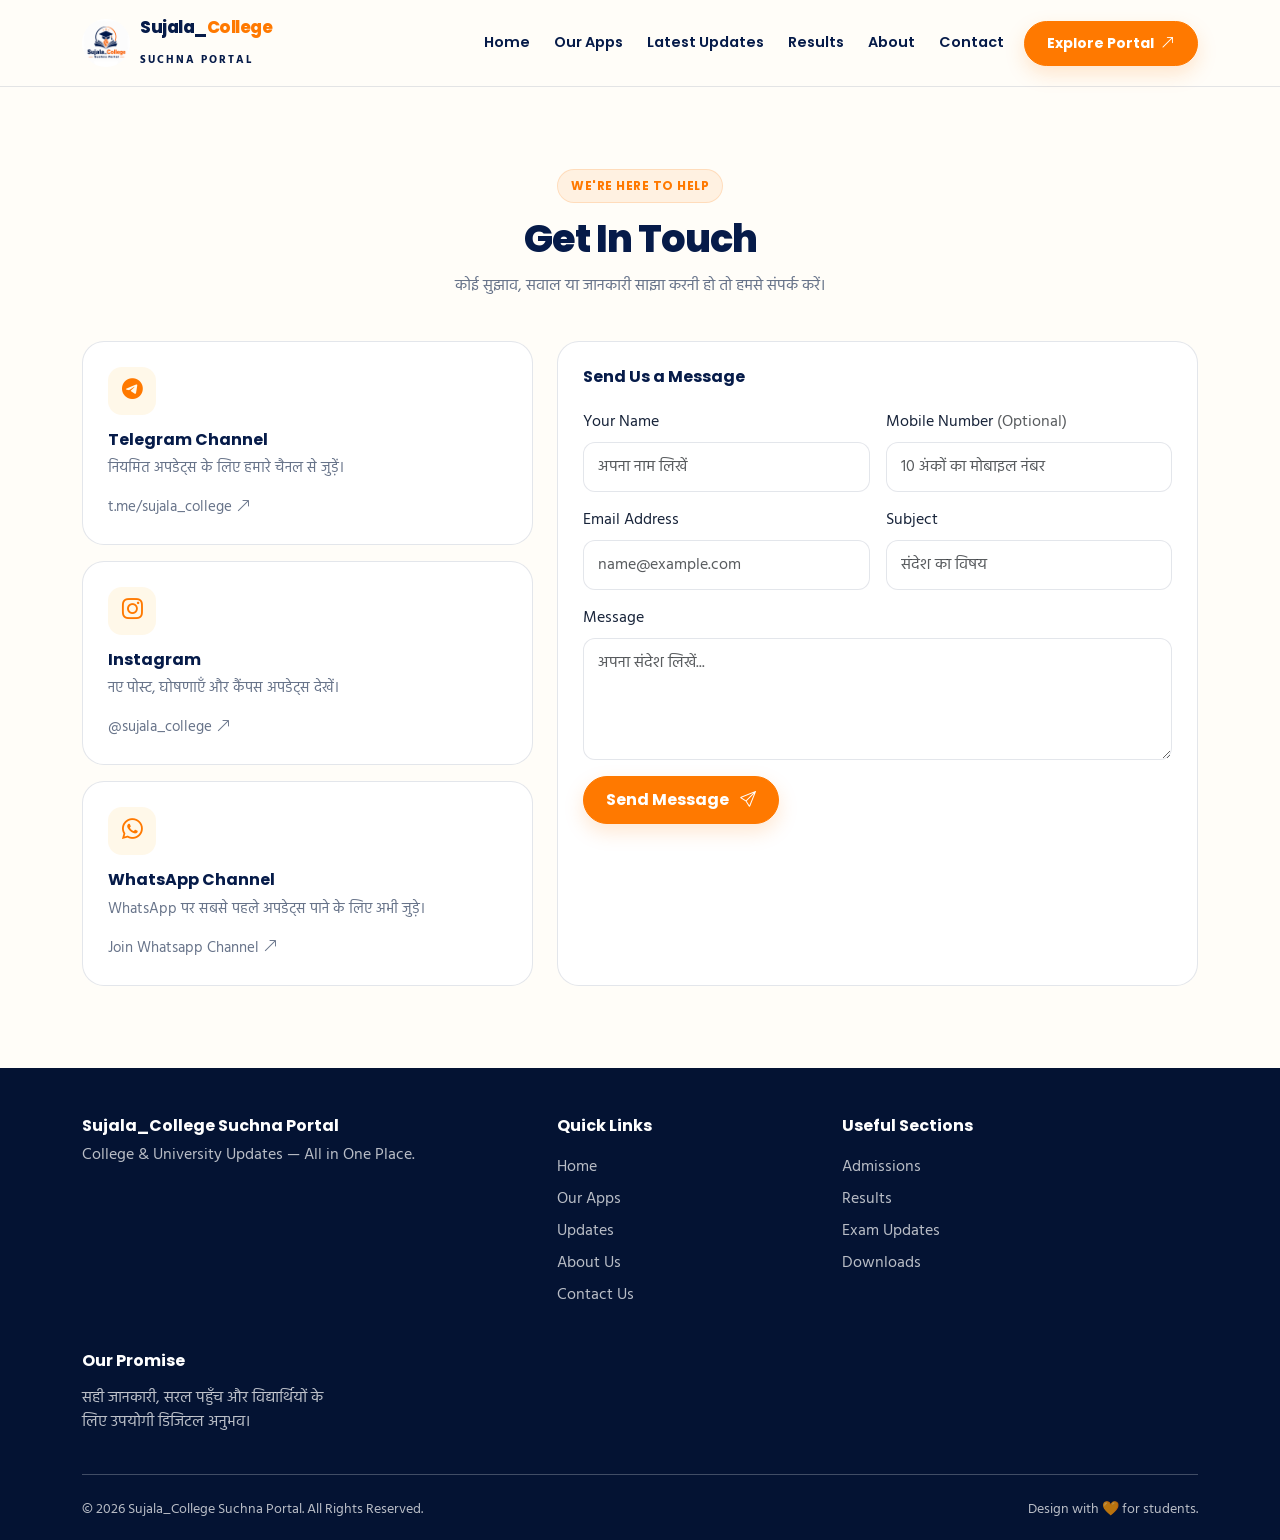
<file: pages/contact.html>
<!DOCTYPE html>
<html lang="hi">
<head>
  <base href="/">
  <meta charset="utf-8">
  <meta name="viewport" content="width=device-width, initial-scale=1">

  <title>Contact Us | Sujala_College Suchna Portal</title>
  
  <link href="https://cdn.jsdelivr.net/npm/bootstrap@5.3.8/dist/css/bootstrap.min.css" rel="stylesheet">
  <link href="https://cdn.jsdelivr.net/npm/bootstrap-icons@1.11.3/font/bootstrap-icons.min.css" rel="stylesheet">
  <link href="https://fonts.googleapis.com/css2?family=Hind:wght@400;500;600;700&family=Poppins:wght@400;500;600;700;800&display=swap" rel="stylesheet">
  <link rel="stylesheet" href="css/style.css">
</head>
<body>
  <!-- Dynamic Navbar -->
  <nav class="navbar navbar-expand-lg sticky-top" id="mainNavbar">
    <!-- header.json se load hoga -->
  </nav>

  <main class="section">
    <div class="container">
      <div class="section-heading">
        <span class="eyebrow">WE'RE HERE TO HELP</span>
        <h2>Get In Touch</h2>
        <p>कोई सुझाव, सवाल या जानकारी साझा करनी हो तो हमसे संपर्क करें।</p>
      </div>

      <div class="row g-4">

        <!-- Social Channels -->
        <div class="col-lg-5">
          <div class="row g-3">
            <div class="col-12">
              <div class="contact-card">
                <div class="contact-icon"><i class="bi bi-telegram"></i></div>
                <h3>Telegram Channel</h3>
                <p>नियमित अपडेट्स के लिए हमारे चैनल से जुड़ें।</p>
                <a href="https://t.me/sujala_college" target="_blank" rel="noopener">t.me/sujala_college <i class="bi bi-arrow-up-right"></i></a>
              </div>
            </div>
            <div class="col-12">
              <div class="contact-card">
                <div class="contact-icon"><i class="bi bi-instagram"></i></div>
                <h3>Instagram</h3>
                <p>नए पोस्ट, घोषणाएँ और कैंपस अपडेट्स देखें।</p>
                <a href="https://www.instagram.com/sujala_college/" target="_blank" rel="noopener">@sujala_college <i class="bi bi-arrow-up-right"></i></a>
              </div>
            </div>
            <div class="col-12">
              <div class="contact-card">
                <div class="contact-icon"><i class="bi bi-whatsapp"></i></div>
                <h3>WhatsApp Channel</h3>
                <p>WhatsApp पर सबसे पहले अपडेट्स पाने के लिए अभी जुड़े।</p>
                <a href="https://whatsapp.com/channel/0029Va3g5z19RZAfcCguPs15" target="_blank" rel="noopener">Join Whatsapp Channel <i class="bi bi-arrow-up-right"></i></a>
              </div>
            </div>
          </div>
        </div>

        <!-- Active Contact Form -->
        <div class="col-lg-7">
          <div class="contact-card">
            <h3 class="mb-4">Send Us a Message</h3>
            <form id="contactForm">
              <div class="row g-3">
                <div class="col-md-6">
                  <label class="form-label" for="name">Your Name</label>
                  <input class="form-control" id="name" name="name" placeholder="अपना नाम लिखें" required>
                </div>
                <div class="col-md-6">
                  <label class="form-label" for="mobile">Mobile Number <span class="text-muted">(Optional)</span></label>
                  <input class="form-control" type="tel" id="mobile" name="mobile" placeholder="10 अंकों का मोबाइल नंबर" inputmode="numeric" pattern="[6-9][0-9]{9}" maxlength="10" title="कृपया सही 10 अंकों का भारतीय मोबाइल नंबर दर्ज करें">
                </div>
                <div class="col-md-6">
                  <label class="form-label" for="email">Email Address</label>
                  <input class="form-control" type="email" id="email" name="email" placeholder="name@example.com" required>
                </div>
                <div class="col-md-6">
                  <label class="form-label" for="subject">Subject</label>
                  <input class="form-control" id="subject" name="subject" placeholder="संदेश का विषय" required>
                </div>
                <div class="col-12">
                  <label class="form-label" for="message">Message</label>
                  <textarea class="form-control" id="message" name="message" rows="4" placeholder="अपना संदेश लिखें..." required></textarea>
                </div>
                <div class="visually-hidden" aria-hidden="true">
                  <input id="website" name="website" tabindex="-1" autocomplete="off">
                </div>
                <div class="col-12">
                  <button class="btn btn-brand" id="contactSubmit" type="submit">Send Message <i class="bi bi-send ms-2"></i></button>
                  <div class="alert mt-3 mb-0 d-none" id="contactStatus" role="status"></div>
                </div>
              </div>
            </form>
          </div>
        </div>
      </div>
    </div>
  </main>

  <!-- Dynamic Footer -->
  <footer>
    <div class="container">
      <div class="row g-4">
        <div class="col-lg-5">
          <h5>Sujala_College Suchna Portal</h5>
          <p class="mt-2 mb-3">College & University Updates — All in One Place.</p>
        </div>
        <div class="col-6 col-lg-3">
          <h5>Quick Links</h5>
          <ul class="list-unstyled lh-lg mt-3" id="footerQuickLinks"></ul>
        </div>
        <div class="col-6 col-lg-4">
          <h5>Useful Sections</h5>
          <ul class="list-unstyled lh-lg mt-3" id="footerUsefulSections"></ul>
        </div>
        <div class="col-lg-3">
          <h5>Our Promise</h5>
          <p class="mt-3">सही जानकारी, सरल पहुँच और विद्यार्थियों के लिए उपयोगी डिजिटल अनुभव।</p>
        </div>
      </div>
      <hr class="border-light opacity-25 my-4">
      <div class="d-flex justify-content-between small">
        <span>© <span id="year"></span> Sujala_College Suchna Portal. All Rights Reserved.
        </span>
        <span>Design with 🧡 for students.</span>
      </div>
    </div>
  </footer>
  
  <!-- Back To Top -->
  <button class="back-top" id="backTop" aria-label="Back to top">
    <i class="bi bi-arrow-up"></i>
  </button>

  <script src="https://cdn.jsdelivr.net/npm/bootstrap@5.3.8/dist/js/bootstrap.bundle.min.js"></script>
  <script src="js/common.js" defer></script>
  <script src="js/contact-form.js" defer></script>
</body>
</html>
</file>
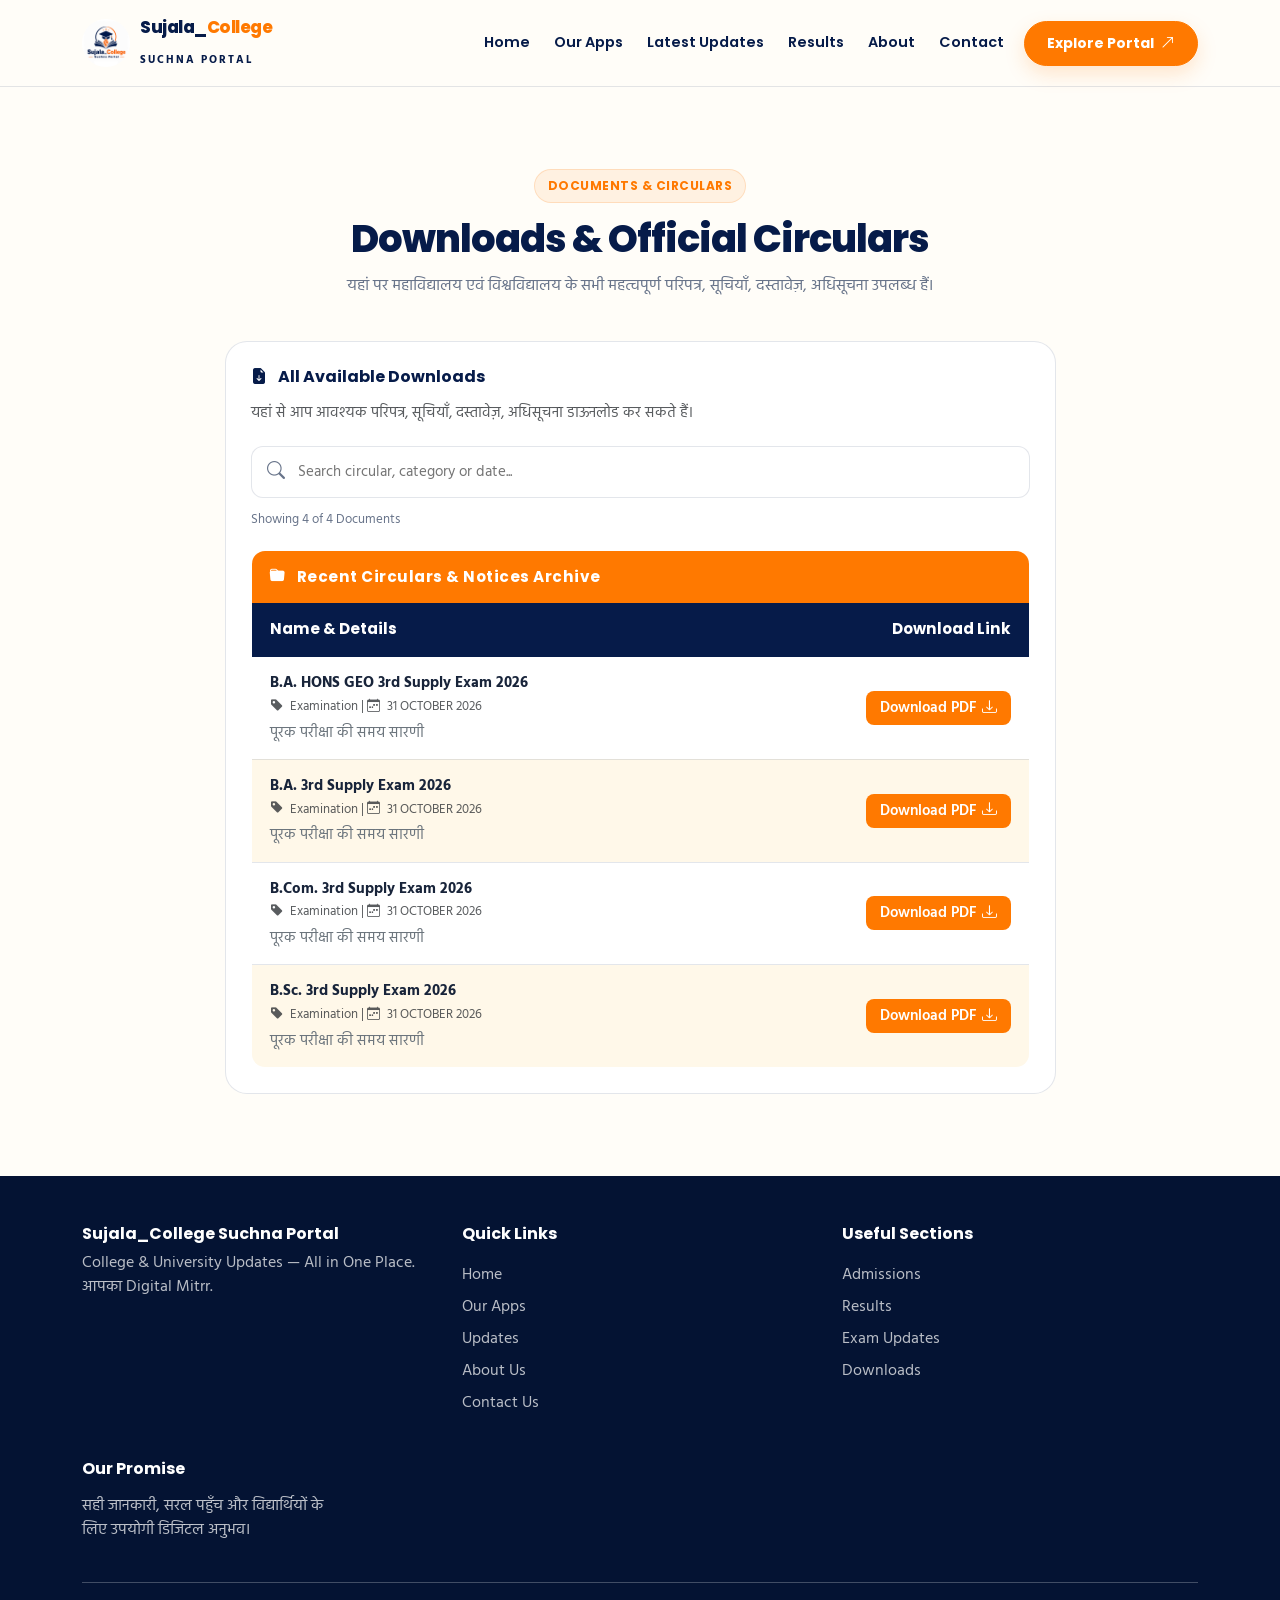
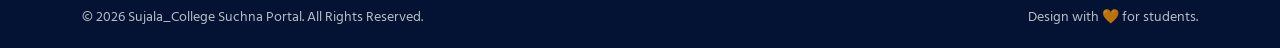
<file: pages/download-circular.html>
<!doctype html>
<html lang="hi">
<head>

  <base href="/">
  <meta charset="utf-8">
  <meta name="viewport" content="width=device-width, initial-scale=1">
  <title>Downloads & Circulars | Sujala_College Suchna Portal</title>

  <!-- Bootstrap CSS -->
  <link href="https://cdn.jsdelivr.net/npm/bootstrap@5.3.8/dist/css/bootstrap.min.css" rel="stylesheet">

  <!-- Bootstrap Icons -->
  <link href="https://cdn.jsdelivr.net/npm/bootstrap-icons@1.11.3/font/bootstrap-icons.min.css" rel="stylesheet">

  <!-- Google Fonts -->
  <link href="https://fonts.googleapis.com/css2?family=Hind:wght@400;500;600;700&family=Poppins:wght@400;500;600;700;800&display=swap" rel="stylesheet">

  <!-- Main CSS -->
  <link rel="stylesheet" href="css/style.css">

  <style>
    /* =================================
       DOWNLOAD TABLE
    ================================= */
    .download-table {
      width: 100% !important;
      border-collapse: collapse;
      border-radius: 14px;
      overflow: hidden;
      border: 1px solid var(--line);
      margin-top: 20px;
    }

    .download-table th,
    .download-table td {
      padding: 15px 18px;
      font-size: 0.95rem;
    }

    .download-today-header {
      background-color: var(--orange);
      color: #fff;
      font-family: "Poppins", sans-serif;
      font-weight: 700;
      text-align: left;
      font-size: 1.1rem;
      letter-spacing: 0.5px;
    }

    .download-sub-header {
      background-color: var(--navy);
      color: #fff;
      font-family: "Poppins", sans-serif;
      font-weight: 600;
    }

    .download-table tbody tr {
      background-color: #fff;
      transition: background-color 0.2s;
    }

    .download-table tbody tr:nth-child(even) {
      background-color: var(--cream);
    }

    .download-table tbody tr:hover {
      background-color: rgba(255, 121, 0, 0.05);
    }

    .download-table td {
      border-top: 1px solid var(--line);
      color: var(--ink);
      vertical-align: middle;
    }

    /* =================================
       DOWNLOAD BUTTON
    ================================= */
    .download-btn {
      background: var(--orange);
      color: #ffffff !important;
      padding: 6px 14px;
      border-radius: 8px;
      font-weight: 600;
      font-size: 0.85rem;
      display: inline-flex;
      align-items: center;
      gap: 6px;
      text-decoration: none;
      white-space: nowrap;
      transition: all 0.25s ease;
    }

    .download-btn:hover,
    .download-btn:focus {
      background: var(--navy);
      color: #ffffff !important;
    }

    /* =================================
       SEARCH BAR
    ================================= */
    .download-search-box {
      position: relative;
      margin: 22px 0 12px;
    }

    .download-search-box i {
      position: absolute;
      left: 16px;
      top: 50%;
      transform: translateY(-50%);
      color: var(--muted);
      font-size: 18px;
      pointer-events: none;
    }

    .download-search-input {
      width: 100%;
      height: 52px;
      padding: 10px 45px 10px 46px;
      border: 1px solid var(--line);
      border-radius: 12px;
      outline: none;
      background: #fff;
      color: var(--ink);
      font-family: "Hind", sans-serif;
      font-size: 15px;
      transition: all 0.25s ease;
    }

    .download-search-input:focus {
      border-color: var(--orange);
      box-shadow: 0 0 0 3px rgba(255, 121, 0, 0.10);
    }

    /* =================================
       DOWNLOAD COUNT INFORMATION
    ================================= */
    .download-info {
      color: var(--muted);
      font-size: 13px;
      margin-top: 12px;
    }

    /* =================================
       SHOW MORE BUTTON
    ================================= */
    .show-more-btn {
      background: var(--orange);
      color: #fff;
      border: 1px solid var(--orange);
      padding: 10px 25px;
      border-radius: 9px;
      font-weight: 600;
      transition: all 0.25s ease;
    }

    .show-more-btn:hover {
      background: var(--navy);
      border-color: var(--navy);
      color: #fff;
    }

    /* =================================
       NO RESULTS
    ================================= */
    .download-no-results {
      padding: 35px 15px !important;
      text-align: center;
      color: var(--muted) !important;
    }

    .download-no-results i {
      display: block;
      font-size: 32px;
      margin-bottom: 10px;
      color: var(--orange);
    }

    /* =================================
       MOBILE RESPONSIVE
    ================================= */
    @media (max-width: 576px) {
      .download-table th,
      .download-table td {
        padding: 12px 10px;
        font-size: 0.83rem;
      }

      .download-today-header {
        font-size: 1rem;
      }

      .download-btn {
        padding: 7px 10px;
        font-size: 0.75rem;
      }

      .download-search-input {
        height: 48px;
        font-size: 14px;
      }
    }
  </style>
</head>

<body>

  <!-- =================================
       DYNAMIC NAVBAR
  ================================= -->
  <nav class="navbar navbar-expand-lg sticky-top" id="mainNavbar">
    <!-- header.json se load hoga -->
  </nav>

  <!-- =================================
       MAIN SECTION
  ================================= -->
  <main class="section">
    <div class="container">

      <!-- PAGE HEADING -->
      <div class="section-heading">
        <span class="eyebrow">DOCUMENTS & CIRCULARS</span>
        <h2>Downloads & Official Circulars</h2>
        <p>
          यहां पर महाविद्यालय एवं विश्वविद्यालय के सभी महत्वपूर्ण परिपत्र, सूचियाँ, दस्तावेज़, अधिसूचना उपलब्ध हैं।
        </p>
      </div>

      <div class="row g-4 justify-content-center">
        <div class="col-lg-9">
          <div class="contact-card">

            <h3 class="mb-3 text-navy">
              <i class="bi bi-file-earmark-arrow-down-fill me-2 text-orange"></i>
              All Available Downloads
            </h3>

            <p class="text-muted small">
              यहां से आप आवश्यक परिपत्र, सूचियाँ, दस्तावेज़, अधिसूचना डाऊनलोड कर सकते हैं।
            </p>

            <!-- =================================
                 SEARCH BAR
            ================================= -->
            <div class="download-search-box">
              <i class="bi bi-search"></i>
              <input
                type="text"
                id="downloadSearch"
                class="download-search-input"
                placeholder="Search circular, category or date..."
                autocomplete="off"
                aria-label="Search downloads and circulars">
            </div>

            <!-- =================================
                 DOWNLOAD COUNT INFO
            ================================= -->
            <div class="download-info" id="downloadInfo" aria-live="polite">
              Documents load ho rahe hain...
            </div>

            <!-- =================================
                 DOWNLOAD TABLE
            ================================= -->
            <div class="table-responsive">
              <table class="download-table">
                <thead>
                  <tr>
                    <th colspan="2" class="download-today-header">
                      <i class="bi bi-folder-fill me-2"></i>
                      Recent Circulars & Notices Archive
                    </th>
                  </tr>
                  <tr class="download-sub-header">
                    <th style="width: 65%;">
                      Name & Details
                    </th>
                    <th style="width: 35%; text-align: right;">
                      Download Link
                    </th>
                  </tr>
                </thead>
                <tbody id="downloadsTableBody">
                  <tr>
                    <td colspan="2" class="text-center text-muted py-4">
                      Loading documents...
                    </td>
                  </tr>
                </tbody>
              </table>
            </div>

            <!-- =================================
                 SHOW MORE BUTTON
            ================================= -->
            <div class="text-center mt-4" id="showMoreWrapper" hidden>
              <button type="button" class="show-more-btn" id="showMoreBtn">
                Show More
                <i class="bi bi-chevron-down ms-1"></i>
              </button>
            </div>

          </div>
        </div>
      </div>

    </div>
  </main>

  <!-- =================================
       DYNAMIC FOOTER
  ================================= -->
  <footer>
    <div class="container">
      <div class="row g-4">

        <div class="col-lg-4">
          <h5>Sujala_College Suchna Portal</h5>
          <p class="mt-2 mb-3">
            College & University Updates — All in One Place.<br>
            आपका Digital Mitrr.
          </p>
          <div class="mt-3" id="footerSocialLinks"></div>
        </div>

        <div class="col-6 col-lg-4">
          <h5>Quick Links</h5>
          <ul class="list-unstyled lh-lg mt-3" id="footerQuickLinks"></ul>
        </div>

        <div class="col-6 col-lg-4">
          <h5>Useful Sections</h5>
          <ul class="list-unstyled lh-lg mt-3" id="footerUsefulSections"></ul>
        </div>
        <div class="col-lg-3">
          <h5>Our Promise</h5>
          <p class="mt-3">सही जानकारी, सरल पहुँच और विद्यार्थियों के लिए उपयोगी डिजिटल अनुभव।</p>
        </div>
      </div>

      <hr class="border-light opacity-25 my-4">

      <div class="d-flex justify-content-between small">
        <span>
          © <span id="year"></span> Sujala_College Suchna Portal. All Rights Reserved.
        </span>
        <span>
          Design with 🧡 for students.
        </span>
      </div>
    </div>
  </footer>

  <!-- =================================
       BACK TO TOP
  ================================= -->
  <button class="back-top" id="backTop" aria-label="Back to top">
    <i class="bi bi-arrow-up"></i>
  </button>

  <!-- BOOTSTRAP JS -->
  <script src="https://cdn.jsdelivr.net/npm/bootstrap@5.3.8/dist/js/bootstrap.bundle.min.js"></script>

  <!-- =================================
       PAGE JAVASCRIPT
  ================================= -->
  <script>
    // =================================
    // BASIC SETTINGS
    // =================================
    document.getElementById("year").textContent = new Date().getFullYear();

    const ITEMS_PER_PAGE = 25;
    let allDownloads = [];
    let filteredDownloads = [];
    let visibleCount = ITEMS_PER_PAGE;

    // =================================
    // BACK TO TOP
    // =================================
    const backTop = document.getElementById("backTop");

    window.addEventListener("scroll", () => {
      backTop.classList.toggle("show", window.scrollY > 450);
    });

    backTop.addEventListener("click", () => {
      window.scrollTo({
        top: 0,
        behavior: "smooth"
      });
    });

    // =================================
    // LOAD HEADER
    // =================================
    async function loadHeader() {
      try {
        const res = await fetch('data/header.json');
        if (!res.ok) throw new Error("Header not found");
        const data = await res.json();

        document.getElementById("mainNavbar").innerHTML = `
          <div class="container">
            <a class="navbar-brand" href="index.html">
              <img src="${escapeHTML(data.logo)}" alt="Logo">
              <span>
                <span class="brand-name">${data.brandName}</span><br>
                <span class="brand-sub">${escapeHTML(data.brandSub)}</span>
              </span>
            </a>

            <button
              class="navbar-toggler"
              type="button"
              data-bs-toggle="collapse"
              data-bs-target="#mainNav"
              aria-controls="mainNav"
              aria-expanded="false"
              aria-label="Toggle navigation">
              <span class="navbar-toggler-icon"></span>
            </button>

            <div class="collapse navbar-collapse" id="mainNav">
              <ul class="navbar-nav ms-auto align-items-lg-center">
                ${data.navLinks.map(nav => `
                  <li class="nav-item">
                    <a class="nav-link" href="${escapeHTML(nav.link)}">
                      ${escapeHTML(nav.title)}
                    </a>
                  </li>
                `).join("")}

                <li class="nav-item ms-lg-2 mt-2 mt-lg-0">
                  <a class="btn btn-brand btn-sm" href="index.html#apps">
                    Explore Portal
                    <i class="bi bi-arrow-up-right ms-1"></i>
                  </a>
                </li>
              </ul>
            </div>
          </div>
        `;
      } catch (err) {
        console.error("Header load error:", err);
      }
    }

    // =================================
    // LOAD FOOTER
    // =================================
    async function loadFooter() {
      try {
        const res = await fetch('data/footer.json');
        if (!res.ok) throw new Error("Footer not found");
        const data = await res.json();

        // QUICK LINKS
        document.getElementById("footerQuickLinks").innerHTML =
          data.quickLinks.map(item => `
            <li>
              <a href="${escapeHTML(item.link)}">
                ${escapeHTML(item.title)}
              </a>
            </li>
          `).join("");

        // USEFUL SECTIONS
        document.getElementById("footerUsefulSections").innerHTML =
          data.usefulSections.map(item => `
            <li>
              <a href="${escapeHTML(item.link)}">
                ${escapeHTML(item.title)}
              </a>
            </li>
          `).join("");

        // SOCIAL LINKS
        if (data.socialLinks) {
          document.getElementById("footerSocialLinks").innerHTML =
            data.socialLinks.map(s => `
              <a
                class="social-link"
                href="${escapeHTML(s.link)}"
                target="_blank"
                rel="noopener noreferrer">
                <i class="bi ${escapeHTML(s.icon)}"></i>
              </a>
            `).join("");
        }
      } catch (err) {
        console.error("Footer load error:", err);
      }
    }

    // =================================
    // SAFE HTML TEXT
    // =================================
    function escapeHTML(value) {
      return String(value ?? "").replace(/[&<>"']/g, character => {
        const entities = {
          "&": "&amp;",
          "<": "&lt;",
          ">": "&gt;",
          '"': "&quot;",
          "'": "&#039;"
        };
        return entities[character];
      });
    }

    // =================================
    // LOAD DOWNLOADS DATA FROM JSON
    // =================================
    async function loadDownloads() {
      const tbody = document.getElementById("downloadsTableBody");
      const downloadInfo = document.getElementById("downloadInfo");

      try {
        const res = await fetch('data/download-circular.json');
        if (!res.ok) throw new Error("Downloads JSON not found");
        const items = await res.json();

        if (!Array.isArray(items)) throw new Error("Invalid downloads JSON format");

        // STORE DATA
        allDownloads = items;
        filteredDownloads = [...allDownloads];
        visibleCount = ITEMS_PER_PAGE;

        // DISPLAY DATA
        renderDownloads();
      } catch (err) {
        console.error("Downloads load error:", err);
        tbody.innerHTML = `
          <tr>
            <td colspan="2" class="text-center text-danger py-4">
              Data load karne mein samasya aayi.
            </td>
          </tr>
        `;
        downloadInfo.textContent = "Documents load nahi ho sake.";
        document.getElementById("showMoreWrapper").hidden = true;
      }
    }

    // =================================
    // RENDER DOWNLOADS
    // =================================
    function renderDownloads() {
      const tbody = document.getElementById("downloadsTableBody");
      const showMoreWrapper = document.getElementById("showMoreWrapper");
      const downloadInfo = document.getElementById("downloadInfo");

      const totalItems = filteredDownloads.length;
      const visibleItems = filteredDownloads.slice(0, visibleCount);

      // UPDATE DOCUMENT COUNT
      if (downloadInfo) {
        downloadInfo.textContent = `Showing ${visibleItems.length} of ${totalItems} Documents`;
      }

      // NO RESULTS FOUND
      if (totalItems === 0) {
        tbody.innerHTML = `
          <tr>
            <td colspan="2" class="download-no-results">
              <i class="bi bi-search"></i>
              कोई Circular या Document नहीं मिला।
              <br>
              कृपया किसी दूसरे नाम या विषय से खोजें।
            </td>
          </tr>
        `;
        downloadInfo.textContent = "0 Documents Found";
        showMoreWrapper.hidden = true;
        return;
      }

      // GENERATE TABLE ROWS
      tbody.innerHTML = visibleItems.map(item => `
        <tr>
          <td>
            <strong>${escapeHTML(item.title)}</strong>
            <br>
            <small class="text-muted">
              <i class="bi bi-tag-fill text-orange me-1"></i>
              ${escapeHTML(item.category)} |
              <i class="bi bi-calendar-week me-1"></i>
              ${escapeHTML(item.date)}
            </small>

            ${item.description ? `
              <p class="small text-secondary mb-0 mt-1">
                ${escapeHTML(item.description)}
              </p>
            ` : ''}
          </td>

          <td class="text-end">
            <a
              href="${escapeHTML(item.fileUrl)}"
              target="_blank"
              rel="noopener noreferrer"
              class="download-btn">
              Download PDF <i class="bi bi-download"></i>
            </a>
          </td>
        </tr>
      `).join("");

      // SHOW MORE BUTTON CONTROL
      showMoreWrapper.hidden = visibleCount >= totalItems;
    }

    // =================================
    // SEARCH DOWNLOADS
    // =================================
    const downloadSearch = document.getElementById("downloadSearch");

    downloadSearch.addEventListener("input", () => {
      const query = downloadSearch.value.trim().toLowerCase();

      filteredDownloads = allDownloads.filter(item => {
        const title = String(item.title || "").toLowerCase();
        const category = String(item.category || "").toLowerCase();
        const date = String(item.date || "").toLowerCase();
        const description = String(item.description || "").toLowerCase();

        return (
          title.includes(query) ||
          category.includes(query) ||
          date.includes(query) ||
          description.includes(query)
        );
      });

      // RESET VISIBLE COUNT
      visibleCount = ITEMS_PER_PAGE;

      // UPDATE RESULTS
      renderDownloads();
    });

    // =================================
    // SHOW MORE
    // =================================
    document.getElementById("showMoreBtn").addEventListener("click", () => {
      visibleCount = filteredDownloads.length;
      renderDownloads();
    });

    // =================================
    // INITIALIZE PAGE
    // =================================
    loadHeader();
    loadFooter();
    loadDownloads();
  </script>

</body>
</html>
</file>
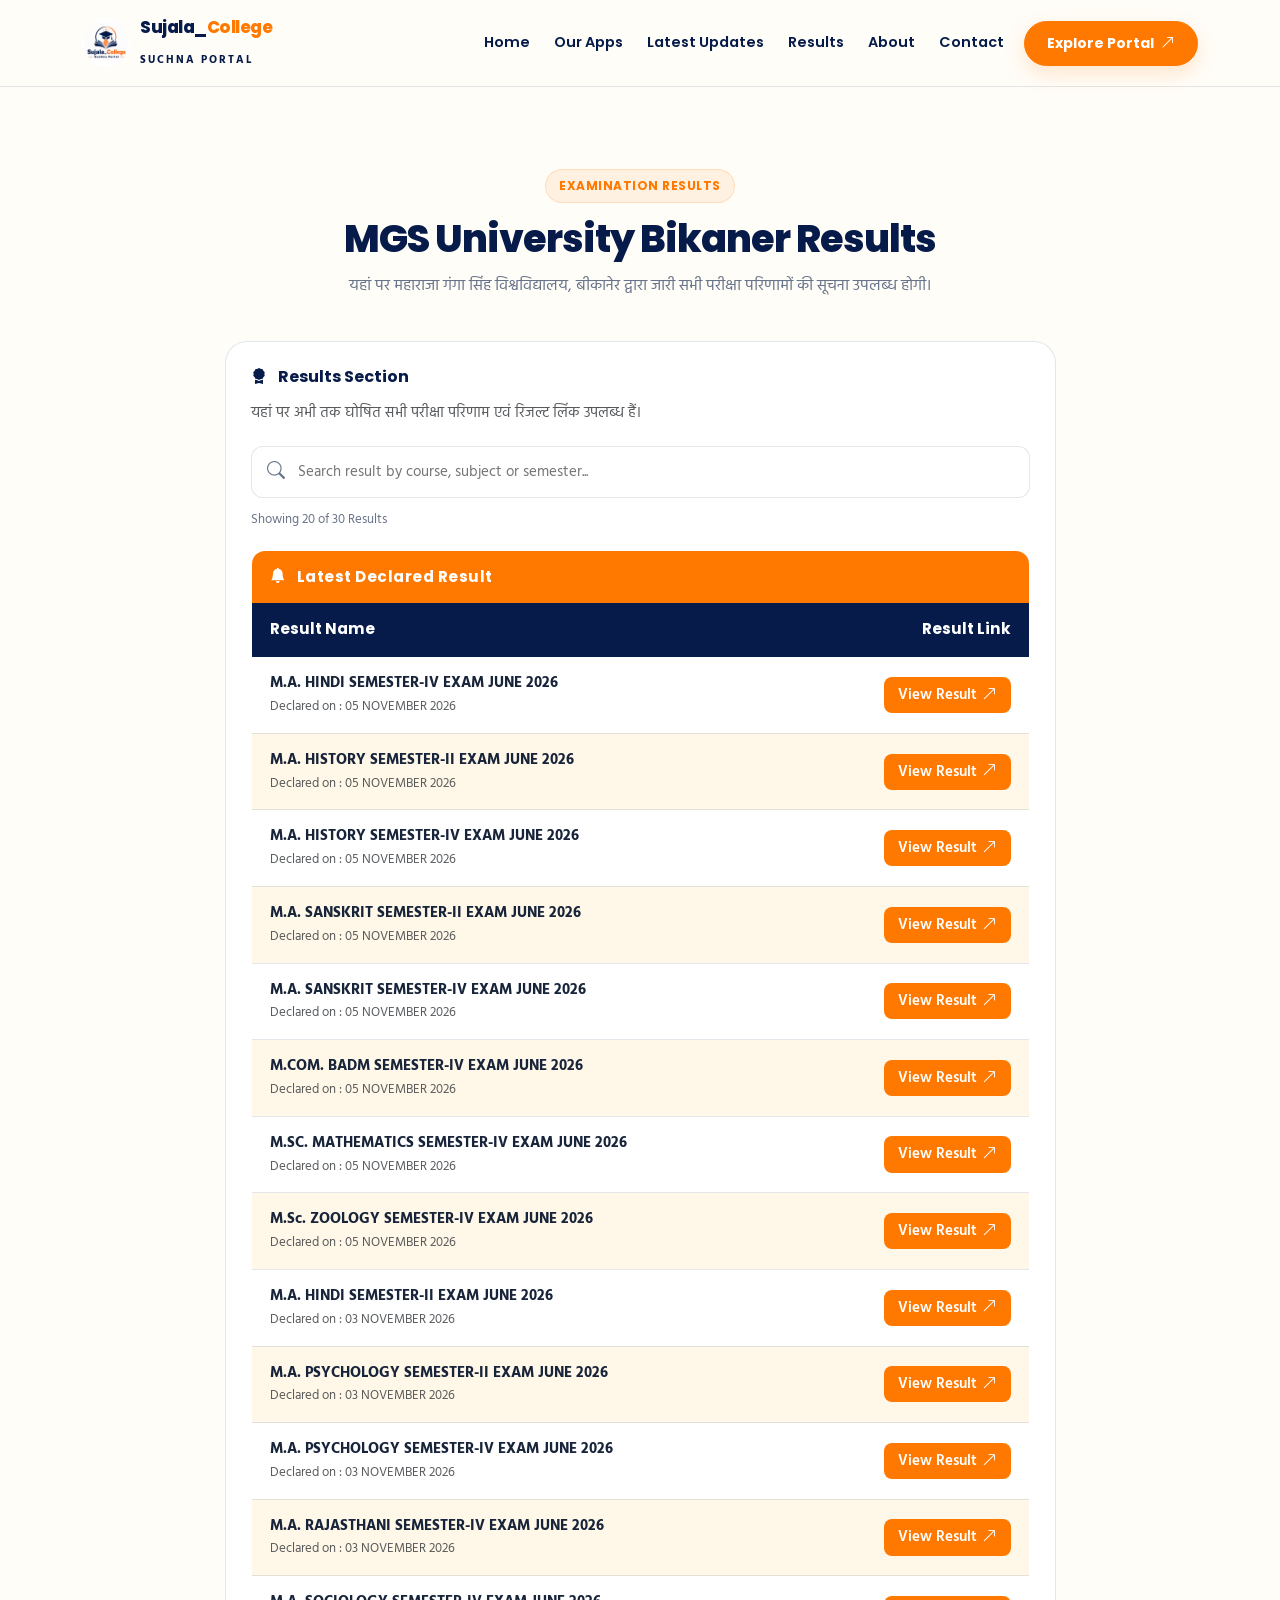
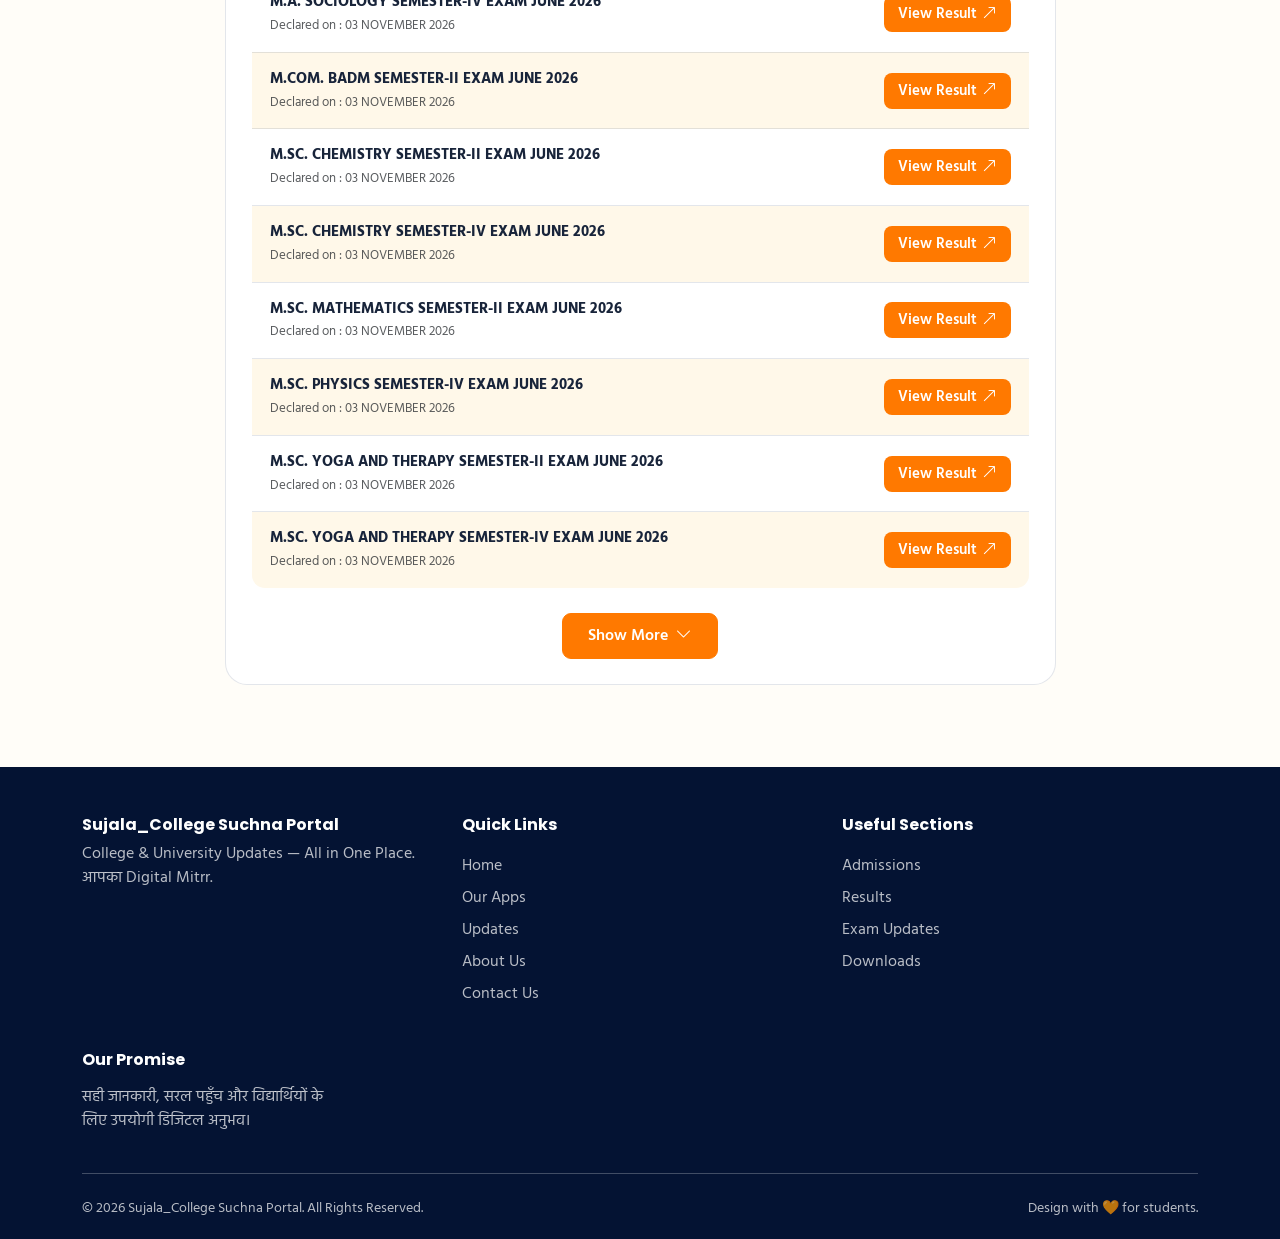
<file: pages/results.html>
<!doctype html>
<html lang="hi">
<head>

  <base href="/">
  <meta charset="utf-8">
  <meta name="viewport" content="width=device-width, initial-scale=1">

  <title>Results | Sujala_College Suchna Portal</title>

  <!-- Bootstrap CSS -->
  <link href="https://cdn.jsdelivr.net/npm/bootstrap@5.3.8/dist/css/bootstrap.min.css" rel="stylesheet">

  <!-- Bootstrap Icons -->
  <link href="https://cdn.jsdelivr.net/npm/bootstrap-icons@1.11.3/font/bootstrap-icons.min.css" rel="stylesheet">

  <!-- Google Fonts -->
  <link href="https://fonts.googleapis.com/css2?family=Hind:wght@400;500;600;700&family=Poppins:wght@400;500;600;700;800&display=swap" rel="stylesheet">

  <!-- Main CSS -->
  <link rel="stylesheet" href="css/style.css">

  <style>
    /* =================================
       RESULTS PAGE STYLING
    ================================= */
    .result-table {
      width: 100% !important;
      border-collapse: collapse;
      border-radius: 14px;
      overflow: hidden;
      border: 1px solid var(--line);
      margin-top: 20px;
    }

    .result-table th,
    .result-table td {
      padding: 15px 18px;
      font-size: 0.95rem;
      vertical-align: middle;
    }

    .result-today-header {
      background-color: var(--orange);
      color: #fff;
      font-family: "Poppins", sans-serif;
      font-weight: 700;
      text-align: left;
      font-size: 1.1rem;
      letter-spacing: 0.5px;
    }

    .result-sub-header {
      background-color: var(--navy);
      color: #fff;
      font-family: "Poppins", sans-serif;
      font-weight: 600;
    }

    .result-table tbody tr {
      background-color: #fff;
      transition: background-color 0.2s;
    }

    .result-table tbody tr:nth-child(even) {
      background-color: var(--cream);
    }

    .result-table tbody tr:hover {
      background-color: rgba(255, 121, 0, 0.05);
    }

    .result-table td {
      border-top: 1px solid var(--line);
      color: var(--ink);
    }

    /* =================================
       SEARCH BAR
    ================================= */
    .result-search-box {
      position: relative;
      margin: 22px 0 12px;
    }

    .result-search-box i {
      position: absolute;
      left: 16px;
      top: 50%;
      transform: translateY(-50%);
      color: var(--muted);
      font-size: 18px;
      pointer-events: none;
    }

    .result-search-input {
      width: 100%;
      height: 52px;
      padding: 10px 45px 10px 46px;
      border: 1px solid var(--line);
      border-radius: 12px;
      outline: none;
      background: #fff;
      color: var(--ink);
      font-family: "Hind", sans-serif;
      font-size: 15px;
      transition: all 0.25s ease;
    }

    .result-search-input:focus {
      border-color: var(--orange);
      box-shadow: 0 0 0 3px rgba(255, 121, 0, 0.10);
    }

    /* =================================
       RESULT LINK BUTTON
    ================================= */
    .result-link-btn {
      background: var(--orange);
      color: #ffffff !important;
      padding: 7px 14px;
      border-radius: 8px;
      font-weight: 600;
      font-size: 0.85rem;
      display: inline-flex;
      align-items: center;
      justify-content: center;
      gap: 5px;
      text-decoration: none;
      white-space: nowrap;
      transition: all 0.25s ease;
    }

    .result-link-btn:hover,
    .result-link-btn:focus {
      background: var(--navy);
      color: #ffffff !important;
    }

    /* =================================
       RESULT COUNT & SHOW MORE
    ================================= */
    .result-info {
      color: var(--muted);
      font-size: 13px;
      margin-top: 12px;
    }

    .show-more-btn {
      background: var(--orange);
      color: #fff;
      border: 1px solid var(--orange);
      padding: 10px 25px;
      border-radius: 9px;
      font-weight: 600;
      transition: all 0.25s ease;
    }

    .show-more-btn:hover {
      background: var(--navy);
      border-color: var(--navy);
      color: #fff;
    }

    .no-results {
      padding: 35px 15px;
      text-align: center;
      color: var(--muted);
    }

    .no-results i {
      display: block;
      font-size: 35px;
      margin-bottom: 10px;
      color: var(--orange);
    }

    /* =================================
       MOBILE RESPONSIVE
    ================================= */
    @media (max-width: 576px) {
      .result-table th,
      .result-table td {
        padding: 12px 10px;
        font-size: 0.83rem;
      }

      .result-today-header {
        font-size: 1rem;
      }

      .result-link-btn {
        padding: 7px 10px;
        font-size: 0.75rem;
      }

      .result-search-input {
        height: 48px;
        font-size: 14px;
      }
    }
  </style>
</head>

<body>

  <!-- =================================
       DYNAMIC NAVBAR
  ================================= -->
  <nav class="navbar navbar-expand-lg sticky-top" id="mainNavbar">
    <!-- header.json se load hoga -->
  </nav>

  <!-- =================================
       MAIN RESULTS SECTION
  ================================= -->
  <main class="section">
    <div class="container">

      <!-- Page Heading -->
      <div class="section-heading">
        <span class="eyebrow">EXAMINATION RESULTS</span>
        <h2>MGS University Bikaner Results</h2>
        <p>
          यहां पर महाराजा गंगा सिंह विश्वविद्यालय, बीकानेर द्वारा जारी सभी परीक्षा परिणामों की सूचना उपलब्ध होगी।
        </p>
      </div>

      <div class="row g-4 justify-content-center">
        <div class="col-lg-9">
          <div class="contact-card">

            <h3 class="mb-3 text-navy">
              <i class="bi bi-award-fill me-2 text-orange"></i>
              Results Section
            </h3>

            <p class="text-muted small">
              यहां पर अभी तक घोषित सभी परीक्षा परिणाम एवं रिजल्ट लिंक उपलब्ध हैं।
            </p>

            <!-- SEARCH BAR -->
            <div class="result-search-box">
              <i class="bi bi-search"></i>
              <input
                type="text"
                id="resultSearch"
                class="result-search-input"
                placeholder="Search result by course, subject or semester..."
                autocomplete="off"
                aria-label="Search examination results">
            </div>

            <!-- RESULT COUNT -->
            <div class="result-info" id="resultInfo" aria-live="polite">
              Results load ho rahe hain...
            </div>

            <!-- RESULTS TABLE -->
            <div class="table-responsive">
              <table class="result-table">
                <thead>
                  <tr>
                    <th colspan="2" class="result-today-header">
                      <i class="bi bi-bell-fill me-2"></i>
                      Latest Declared Result
                    </th>
                  </tr>
                  <tr class="result-sub-header">
                    <th style="width: 65%;">Result Name</th>
                    <th style="width: 35%; text-align: right;">Result Link</th>
                  </tr>
                </thead>
                <!-- JSON DATA WILL LOAD HERE -->
                <tbody id="resultsTableBody">
                  <tr>
                    <td colspan="2" class="no-results">
                      <i class="bi bi-arrow-repeat"></i>
                      Loading Results...
                    </td>
                  </tr>
                </tbody>
              </table>
            </div>

            <!-- SHOW MORE BUTTON -->
            <div class="text-center mt-4" id="showMoreWrapper" hidden>
              <button type="button" class="show-more-btn" id="showMoreBtn">
                Show More
                <i class="bi bi-chevron-down ms-1"></i>
              </button>
            </div>

          </div>
        </div>
      </div>

    </div>
  </main>

  <!-- =================================
       DYNAMIC FOOTER
  ================================= -->
  <footer>
    <div class="container">
      <div class="row g-4">
        <div class="col-lg-4">
          <h5>Sujala_College Suchna Portal</h5>
          <p class="mt-2 mb-3">
            College & University Updates — All in One Place.<br>
            आपका Digital Mitrr.
          </p>
          <div class="mt-3" id="footerSocialLinks"></div>
        </div>

        <div class="col-6 col-lg-4">
          <h5>Quick Links</h5>
          <ul class="list-unstyled lh-lg mt-3" id="footerQuickLinks"></ul>
        </div>

        <div class="col-6 col-lg-4">
          <h5>Useful Sections</h5>
          <ul class="list-unstyled lh-lg mt-3" id="footerUsefulSections"></ul>
        </div>
        <div class="col-lg-3">
          <h5>Our Promise</h5>
          <p class="mt-3">सही जानकारी, सरल पहुँच और विद्यार्थियों के लिए उपयोगी डिजिटल अनुभव।</p>
        </div>
      </div>

      <hr class="border-light opacity-25 my-4">

      <div class="d-flex justify-content-between small flex-wrap gap-2">
        <span>
          © <span id="year"></span> Sujala_College Suchna Portal. All Rights Reserved.
        </span>
        <span>
          Design with 🧡 for students.
        </span>
      </div>
    </div>
  </footer>

  <!-- BACK TO TOP -->
  <button class="back-top" id="backTop" aria-label="Back to top">
    <i class="bi bi-arrow-up"></i>
  </button>

  <!-- BOOTSTRAP JS -->
  <script src="https://cdn.jsdelivr.net/npm/bootstrap@5.3.8/dist/js/bootstrap.bundle.min.js"></script>

  <!-- =================================
       PAGE JAVASCRIPT
  ================================= -->
  <script>
    // =================================
    // BASIC SETTINGS
    // =================================
    document.getElementById("year").textContent = new Date().getFullYear();

    const RESULTS_PER_PAGE = 20;
    let allResults = [];
    let filteredResults = [];
    let visibleCount = RESULTS_PER_PAGE;

    // =================================
    // BACK TO TOP
    // =================================
    const backTop = document.getElementById("backTop");

    window.addEventListener("scroll", () => {
      backTop.classList.toggle("show", window.scrollY > 450);
    });

    backTop.addEventListener("click", () => {
      window.scrollTo({
        top: 0,
        behavior: "smooth"
      });
    });

    // =================================
    // LOAD RESULTS FROM JSON
    // =================================
    async function loadResults() {
      const tbody = document.getElementById("resultsTableBody");
      const resultInfo = document.getElementById("resultInfo");

      try {
        const response = await fetch("data/results.json");

        if (!response.ok) {
          throw new Error("Results JSON file not found");
        }

        const data = await response.json();

        if (!Array.isArray(data.results)) {
          throw new Error("Invalid results JSON format");
        }

        allResults = data.results;
        filteredResults = [...allResults];
        visibleCount = RESULTS_PER_PAGE;

        renderResults();
      } catch (error) {
        console.error("Results loading error:", error);

        tbody.innerHTML = `
          <tr>
            <td colspan="2" class="no-results">
              <i class="bi bi-exclamation-circle"></i>
              Results load नहीं हो पाए। कृपया कुछ समय बाद पुनः प्रयास करें।
            </td>
          </tr>
        `;
        resultInfo.textContent = "Unable to load results.";
      }
    }

    // =================================
    // RENDER RESULTS
    // =================================
    function renderResults() {
      const tbody = document.getElementById("resultsTableBody");
      const resultInfo = document.getElementById("resultInfo");
      const showMoreWrapper = document.getElementById("showMoreWrapper");

      const totalResults = filteredResults.length;
      const visibleResults = filteredResults.slice(0, visibleCount);

      // No Results Found
      if (totalResults === 0) {
        tbody.innerHTML = `
          <tr>
            <td colspan="2" class="no-results">
              <i class="bi bi-search"></i>
              कोई परिणाम नहीं मिला।
              <br>
              कृपया किसी दूसरे नाम या विषय से खोजें।
            </td>
          </tr>
        `;
        resultInfo.textContent = "0 Results Found";
        showMoreWrapper.hidden = true;
        return;
      }

      // Generate Table Rows
      tbody.innerHTML = visibleResults.map(result => `
        <tr>
          <td>
            <strong>${escapeHTML(result.name)}</strong>
            <br>
            <small class="text-muted">
              Declared on : ${escapeHTML(result.date)}
            </small>
          </td>
          <td class="text-end">
            <a
              href="${escapeHTML(result.link)}"
              target="_blank"
              rel="noopener noreferrer"
              class="result-link-btn">
              View Result
              <i class="bi bi-arrow-up-right"></i>
            </a>
          </td>
        </tr>
      `).join("");

      // Result Count
      resultInfo.textContent = `Showing ${visibleResults.length} of ${totalResults} Results`;

      // Show More Button
      if (visibleCount < totalResults) {
        showMoreWrapper.hidden = false;
      } else {
        showMoreWrapper.hidden = true;
      }
    }

    // =================================
    // SAFE HTML TEXT
    // =================================
    function escapeHTML(value) {
      return String(value ?? "").replace(/[&<>"']/g, character => {
        const entities = {
          "&": "&amp;",
          "<": "&lt;",
          ">": "&gt;",
          '"': "&quot;",
          "'": "&#039;"
        };
        return entities[character];
      });
    }

    // =================================
    // SEARCH RESULTS
    // =================================
    const searchInput = document.getElementById("resultSearch");

    searchInput.addEventListener("input", () => {
      const query = searchInput.value.trim().toLowerCase();

      filteredResults = allResults.filter(result => {
        const name = String(result.name || "").toLowerCase();
        const date = String(result.date || "").toLowerCase();
        return name.includes(query) || date.includes(query);
      });

      visibleCount = RESULTS_PER_PAGE;
      renderResults();
    });

    // =================================
    // SHOW MORE
    // =================================
    document.getElementById("showMoreBtn").addEventListener("click", () => {
      visibleCount += RESULTS_PER_PAGE;
      renderResults();
    });

    // =================================
    // LOAD HEADER
    // =================================
    async function loadHeader() {
      try {
        const res = await fetch('data/header.json');
        if (!res.ok) {
          throw new Error("Header not found");
        }
        const data = await res.json();

        document.getElementById("mainNavbar").innerHTML = `
          <div class="container">
            <a class="navbar-brand" href="index.html">
              <img src="${data.logo}" alt="Logo">
              <span>
                <span class="brand-name">${data.brandName}</span><br>
                <span class="brand-sub">${data.brandSub}</span>
              </span>
            </a>

            <button
              class="navbar-toggler"
              type="button"
              data-bs-toggle="collapse"
              data-bs-target="#mainNav"
              aria-controls="mainNav"
              aria-expanded="false"
              aria-label="Toggle navigation">
              <span class="navbar-toggler-icon"></span>
            </button>

            <div class="collapse navbar-collapse" id="mainNav">
              <ul class="navbar-nav ms-auto align-items-lg-center">
                ${data.navLinks.map(nav => `
                  <li class="nav-item">
                    <a class="nav-link" href="${nav.link}">
                      ${nav.title}
                    </a>
                  </li>
                `).join("")}

                <li class="nav-item ms-lg-2 mt-2 mt-lg-0">
                  <a class="btn btn-brand btn-sm" href="index.html#apps">
                    Explore Portal
                    <i class="bi bi-arrow-up-right ms-1"></i>
                  </a>
                </li>
              </ul>
            </div>
          </div>
        `;
      } catch (err) {
        console.error("Header load error:", err);
      }
    }

    // =================================
    // LOAD FOOTER
    // =================================
    async function loadFooter() {
      try {
        const res = await fetch('data/footer.json');
        if (!res.ok) {
          throw new Error("Footer not found");
        }
        const data = await res.json();

        // Quick Links
        document.getElementById("footerQuickLinks").innerHTML = data.quickLinks.map(item => `
          <li>
            <a href="${item.link}">
              ${item.title}
            </a>
          </li>
        `).join("");

        // Useful Sections
        document.getElementById("footerUsefulSections").innerHTML = data.usefulSections.map(item => `
          <li>
            <a href="${item.link}">
              ${item.title}
            </a>
          </li>
        `).join("");

        // Social Links
        if (data.socialLinks) {
          document.getElementById("footerSocialLinks").innerHTML = data.socialLinks.map(s => `
            <a
              class="social-link"
              href="${s.link}"
              target="_blank"
              rel="noopener">
              <i class="bi ${s.icon}"></i>
            </a>
          `).join("");
        }
      } catch (err) {
        console.error("Footer load error:", err);
      }
    }

    // =================================
    // INITIALIZE PAGE
    // =================================
    loadResults();
    loadHeader();
    loadFooter();
  </script>

</body>
</html>
</file>
<file: css/style.css>
:root {
  --navy: #061b49;
  --navy-2: #102c63;
  --orange: #ff7900;
  --cream: #fff8e9;
  --paper: #fffdf8;
  --ink: #18243a;
  --muted: #68748a;
  --line: rgba(6, 27, 73, 0.11);
  --shadow: 0 18px 55px rgba(6, 27, 73, 0.1);
  --radius: 22px;
}

* {
  box-sizing: border-box;
}

html {
  scroll-behavior: smooth;
  scroll-padding-top: 90px;
}

body {
  margin: 0;
  color: var(--ink);
  background: var(--paper);
  font-family: "Hind", sans-serif;
}

h1, h2, h3, h4, h5, .brand-name, .nav-link, .btn, .eyebrow {
  font-family: "Poppins", "Hind", sans-serif;
}

a {
  text-decoration: none;
}

.top-strip {
  background: var(--navy);
  color: #fff;
  font-size: 0.85rem;
  padding: 7px 0;
}

.top-strip a {
  color: #fff;
  opacity: 0.9;
}

.navbar {
  background: rgba(255, 253, 248, 0.94);
  backdrop-filter: blur(14px);
  border-bottom: 1px solid var(--line);
}

.navbar-brand {
  display: flex;
  align-items: center;
  gap: 10px;
  color: var(--navy);
}

.navbar-brand img {
  width: 48px;
  height: 48px;
  object-fit: contain;
  border-radius: 50%;
}

.brand-name {
  font-size: 1.05rem;
  font-weight: 800;
  color: var(--navy);
  line-height: 1.1;
  letter-spacing: -0.5px;
}

.brand-name span {
  color: var(--orange);
}

.brand-sub {
  font-size: 0.67rem;
  letter-spacing: 2px;
  color: var(--navy);
  font-weight: 700;
}

.nav-link {
  color: var(--navy);
  font-size: 0.9rem;
  font-weight: 600;
  margin: 0 4px;
}

.nav-link:hover, .nav-link.active {
  color: var(--orange);
}

.btn-brand {
  background: var(--orange);
  color: #fff;
  border: 1px solid var(--orange);
  border-radius: 999px;
  padding: 11px 22px;
  font-weight: 700;
  box-shadow: 0 8px 20px rgba(255, 121, 0, 0.18);
}

.btn-brand:hover {
  background: #e96d00;
  color: #fff;
  transform: translateY(-2px);
}

.btn-outline-brand {
  color: var(--navy);
  border: 1.5px solid var(--navy);
  border-radius: 999px;
  padding: 10px 21px;
  font-weight: 700;
}

.btn-outline-brand:hover {
  background: var(--navy);
  color: #fff;
}

.hero {
  position: relative;
  overflow: hidden;
  padding: 90px 0 78px;
  background: var(--cream);
}

.hero:before {
  content: "";
  position: absolute;
  width: 490px;
  height: 490px;
  border: 1px solid rgba(255, 121, 0, 0.13);
  border-radius: 50%;
  right: -170px;
  top: -210px;
  box-shadow: 0 0 0 35px rgba(6, 27, 73, 0.025), 0 0 0 75px rgba(255, 121, 0, 0.025);
}

.hero:after {
  content: "";
  position: absolute;
  width: 270px;
  height: 270px;
  border: 1px solid rgba(6, 27, 73, 0.1);
  border-radius: 50%;
  left: -150px;
  bottom: -160px;
  box-shadow: 0 0 0 28px rgba(255, 121, 0, 0.035);
}

.hero-content {
  position: relative;
  z-index: 1;
}

.eyebrow {
  display: inline-flex;
  align-items: center;
  gap: 8px;
  color: var(--orange);
  background: rgba(255, 121, 0, 0.09);
  border: 1px solid rgba(255, 121, 0, 0.17);
  border-radius: 999px;
  padding: 7px 13px;
  font-size: 0.75rem;
  font-weight: 700;
  letter-spacing: 0.5px;
}

.hero h1 {
  color: var(--navy);
  font-size: clamp(2.3rem, 5vw, 4.3rem);
  line-height: 1.12;
  font-weight: 800;
  letter-spacing: -2px;
  margin: 20px 0 18px;
}

.hero h1 span {
  color: var(--orange);
}

.hero p {
  color: #59657a;
  font-size: 1.13rem;
  max-width: 580px;
  line-height: 1.8;
}

.hero-logo-wrap {
  position: relative;
  display: flex;
  justify-content: center;
  align-items: center;
  min-height: 350px;
}

.hero-logo {
  width: min(82%, 360px);
  border-radius: 28px;
  mix-blend-mode: multiply;
  box-shadow: 0 25px 65px rgba(6, 27, 73, 0.09);
}

.ticker {
  background: var(--navy);
  color: #fff;
  padding: 12px 0;
  font-size: 0.9rem;
}

.ticker strong {
  color: #ffb36d;
  margin-right: 10px;
}

.section {
  padding: 82px 0;
}

.section-soft {
  background: var(--cream);
}

.section-heading {
  text-align: center;
  max-width: 720px;
  margin: 0 auto 42px;
}

.section-heading .eyebrow {
  margin-bottom: 13px;
}

.section-heading h2 {
  color: var(--navy);
  font-size: clamp(1.8rem, 3vw, 2.6rem);
  font-weight: 800;
  letter-spacing: -1px;
}

.section-heading p {
  color: var(--muted);
  font-size: 1.03rem;
  margin: 12px auto 0;
}

.app-card {
  height: 100%;
  background: #fff;
  border: 1px solid var(--line);
  border-radius: var(--radius);
  padding: 27px 24px;
  box-shadow: 0 8px 28px rgba(6, 27, 73, 0.045);
  transition: 0.25s ease;
  position: relative;
  overflow: hidden;
}

.app-card:after {
  content: "";
  position: absolute;
  width: 100px;
  height: 100px;
  right: -48px;
  bottom: -55px;
  border-radius: 50%;
  background: rgba(255, 121, 0, 0.07);
}

.app-card:hover {
  transform: translateY(-7px);
  box-shadow: var(--shadow);
  border-color: rgba(255, 121, 0, 0.35);
}

.app-icon {
  width: 58px;
  height: 58px;
  display: grid;
  place-items: center;
  background: var(--cream);
  color: var(--navy);
  border-radius: 17px;
  font-size: 1.65rem;
  margin-bottom: 20px;
}

.app-card:nth-child(even) .app-icon {
  background: rgba(255, 121, 0, 0.11);
  color: var(--orange);
}

.app-card h3 {
  color: var(--navy);
  font-size: 1.08rem;
  font-weight: 700;
  margin-bottom: 9px;
}

.app-card p {
  color: var(--muted);
  font-size: 0.94rem;
  line-height: 1.65;
  margin-bottom: 19px;
}

.app-link {
  color: var(--orange);
  font-weight: 700;
  font-family: "Poppins", sans-serif;
  font-size: 0.82rem;
}

.app-link i {
  margin-left: 5px;
  transition: 0.2s;
}

.app-link:hover i {
  margin-left: 10px;
}

.about-panel {
  background: #fff;
  border: 1px solid var(--line);
  border-radius: 28px;
  padding: clamp(25px, 4vw, 48px);
  box-shadow: var(--shadow);
}

.about-panel h2 {
  color: var(--navy);
  font-weight: 800;
  font-size: 2rem;
}

.about-panel p {
  color: var(--muted);
  line-height: 1.85;
  font-size: 1.02rem;
}

.notice-card {
  border: 0;
  border-radius: 20px;
  padding: 22px;
  height: 100%;
  background: #fff;
  box-shadow: 0 10px 30px rgba(6, 27, 73, 0.07);
}

.notice-date {
  display: inline-block;
  color: var(--orange);
  font-size: 0.77rem;
  font-family: "Poppins", sans-serif;
  font-weight: 700;
  margin-bottom: 9px;
}

.notice-card h3 {
  color: var(--navy);
  font-size: 1.05rem;
  font-weight: 700;
}

.notice-card p {
  color: var(--muted);
  margin: 0;
  font-size: 0.92rem;
}

.notice-label {
  display: inline-block;
  background: rgba(255, 121, 0, 0.1);
  color: #d76500;
  border-radius: 6px;
  padding: 4px 8px;
  font-size: 0.72rem;
  font-weight: 700;
  margin-bottom: 12px;
}

.contact-card {
  background: #fff;
  border: 1px solid var(--line);
  border-radius: 22px;
  padding: 25px;
  height: 100%;
}

.contact-icon {
  width: 48px;
  height: 48px;
  border-radius: 14px;
  display: grid;
  place-items: center;
  color: var(--orange);
  background: var(--cream);
  font-size: 1.3rem;
  margin-bottom: 15px;
}

.contact-card h3 {
  color: var(--navy);
  font-size: 1rem;
  font-weight: 700;
}

.contact-card p, .contact-card a {
  color: var(--muted);
  font-size: 0.92rem;
}

.form-control {
  border: 1px solid var(--line);
  border-radius: 12px;
  padding: 12px 14px;
}

.form-control:focus {
  border-color: var(--orange);
  box-shadow: 0 0 0 0.2rem rgba(255, 121, 0, 0.12);
}

footer {
  background: #041333;
  color: rgba(255, 255, 255, 0.72);
  padding: 48px 0 20px;
}

footer h5 {
  color: #fff;
  font-weight: 700;
  font-size: 1rem;
}

footer a {
  color: rgba(255, 255, 255, 0.72);
}

footer a:hover {
  color: #ff9a3d;
}

.social-link {
  display: inline-grid;
  place-items: center;
  width: 38px;
  height: 38px;
  border-radius: 50%;
  background: rgba(255, 255, 255, 0.1);
  color: #fff;
  margin-right: 7px;
}

.social-link:hover {
  background: var(--orange);
  color: #fff;
}

/* Updated Back to Top Button with Center Alignment & Bold Arrow */
.back-top {
  position: fixed;
  right: 18px;
  bottom: 18px;
  z-index: 99;
  width: 44px;
  height: 44px;
  border: 0;
  border-radius: 50%;
  background: var(--orange);
  color: #fff;
  box-shadow: 0 8px 20px rgba(255, 121, 0, 0.3);
  display: none;
  align-items: center;
  justify-content: center;
  padding: 0;
  line-height: 1;
  font-size: 1.25rem;
  font-weight: 800;
}

.back-top.show {
  display: flex;
}

.alert {
  border-radius: 14px;
}

@media (max-width: 767px) {
  .hero {
    padding: 60px 0 50px;
    text-align: center;
  }
  .hero p {
    margin-left: auto;
    margin-right: auto;
  }
  .hero-logo-wrap {
    min-height: 280px;
    margin-top: 25px;
  }
  .section {
    padding: 62px 0;
  }
  .top-strip .right-info {
    display: none;
  }
}
</file>
